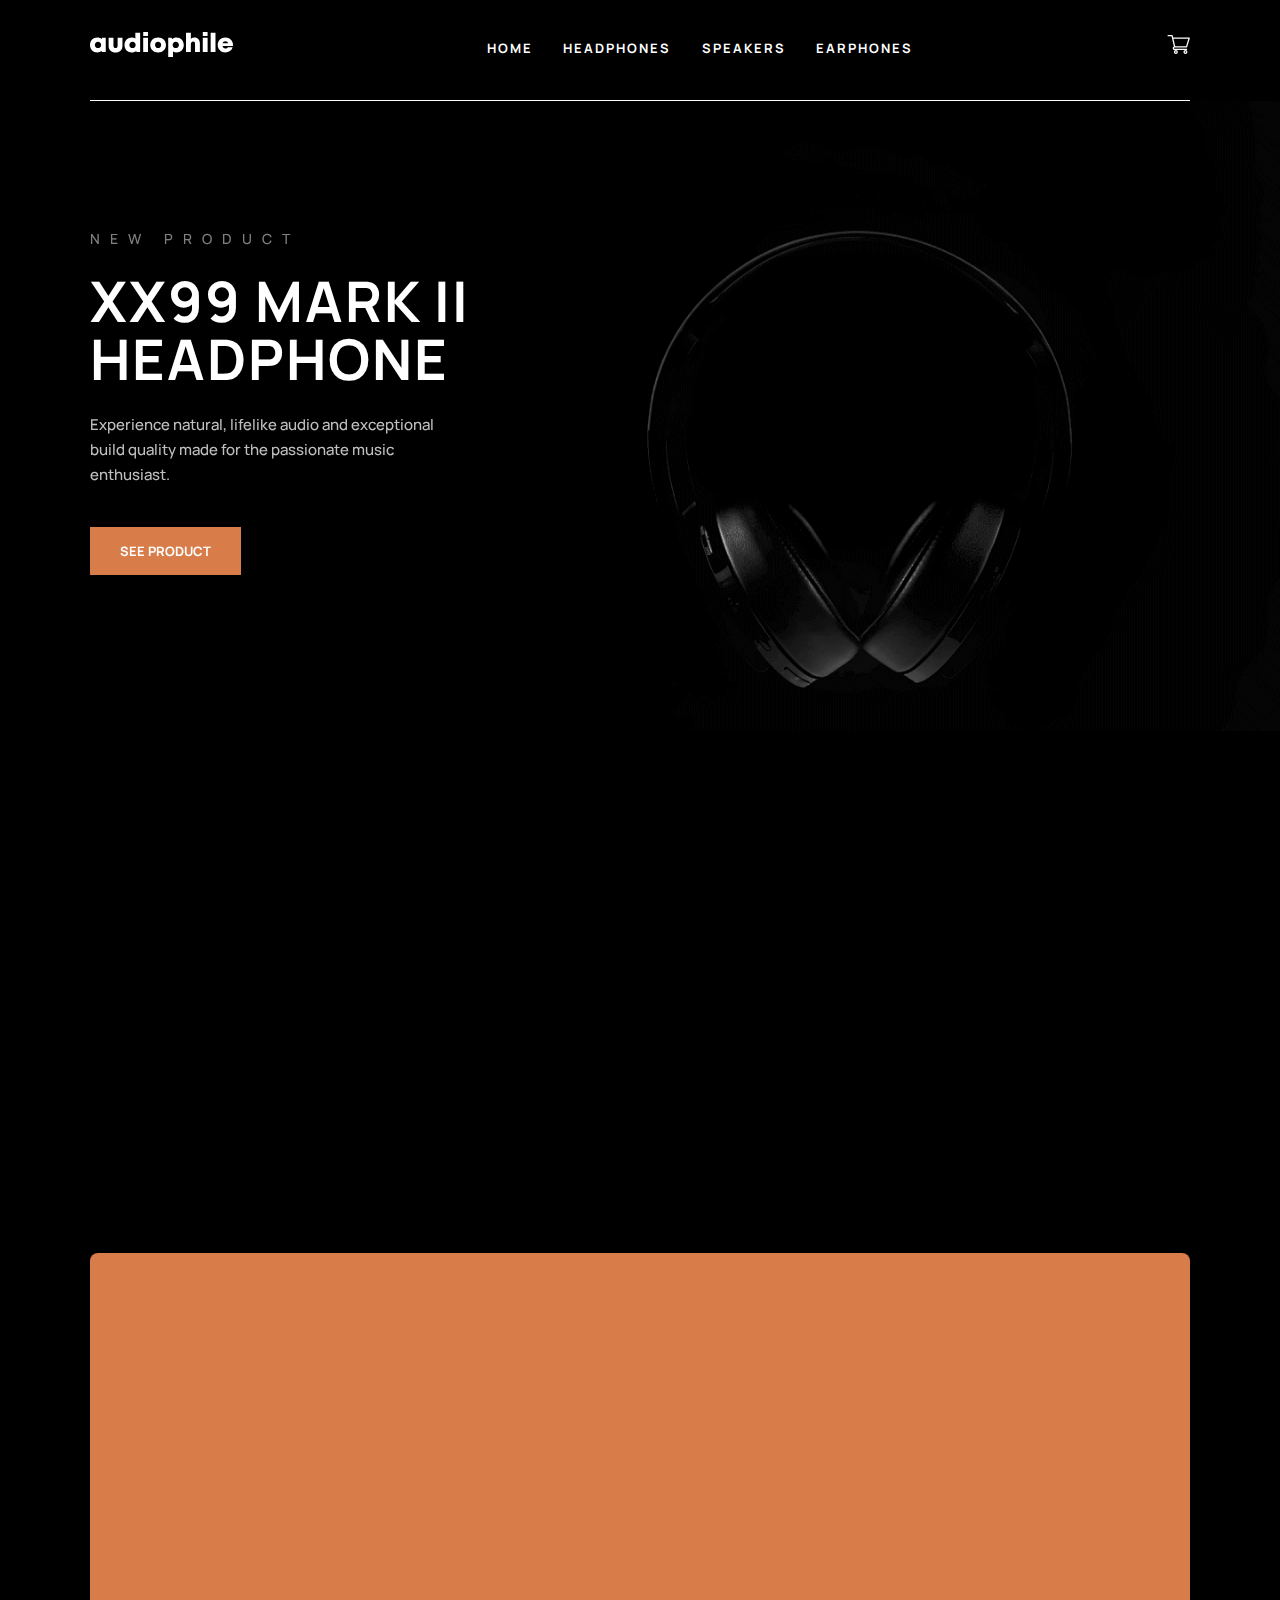
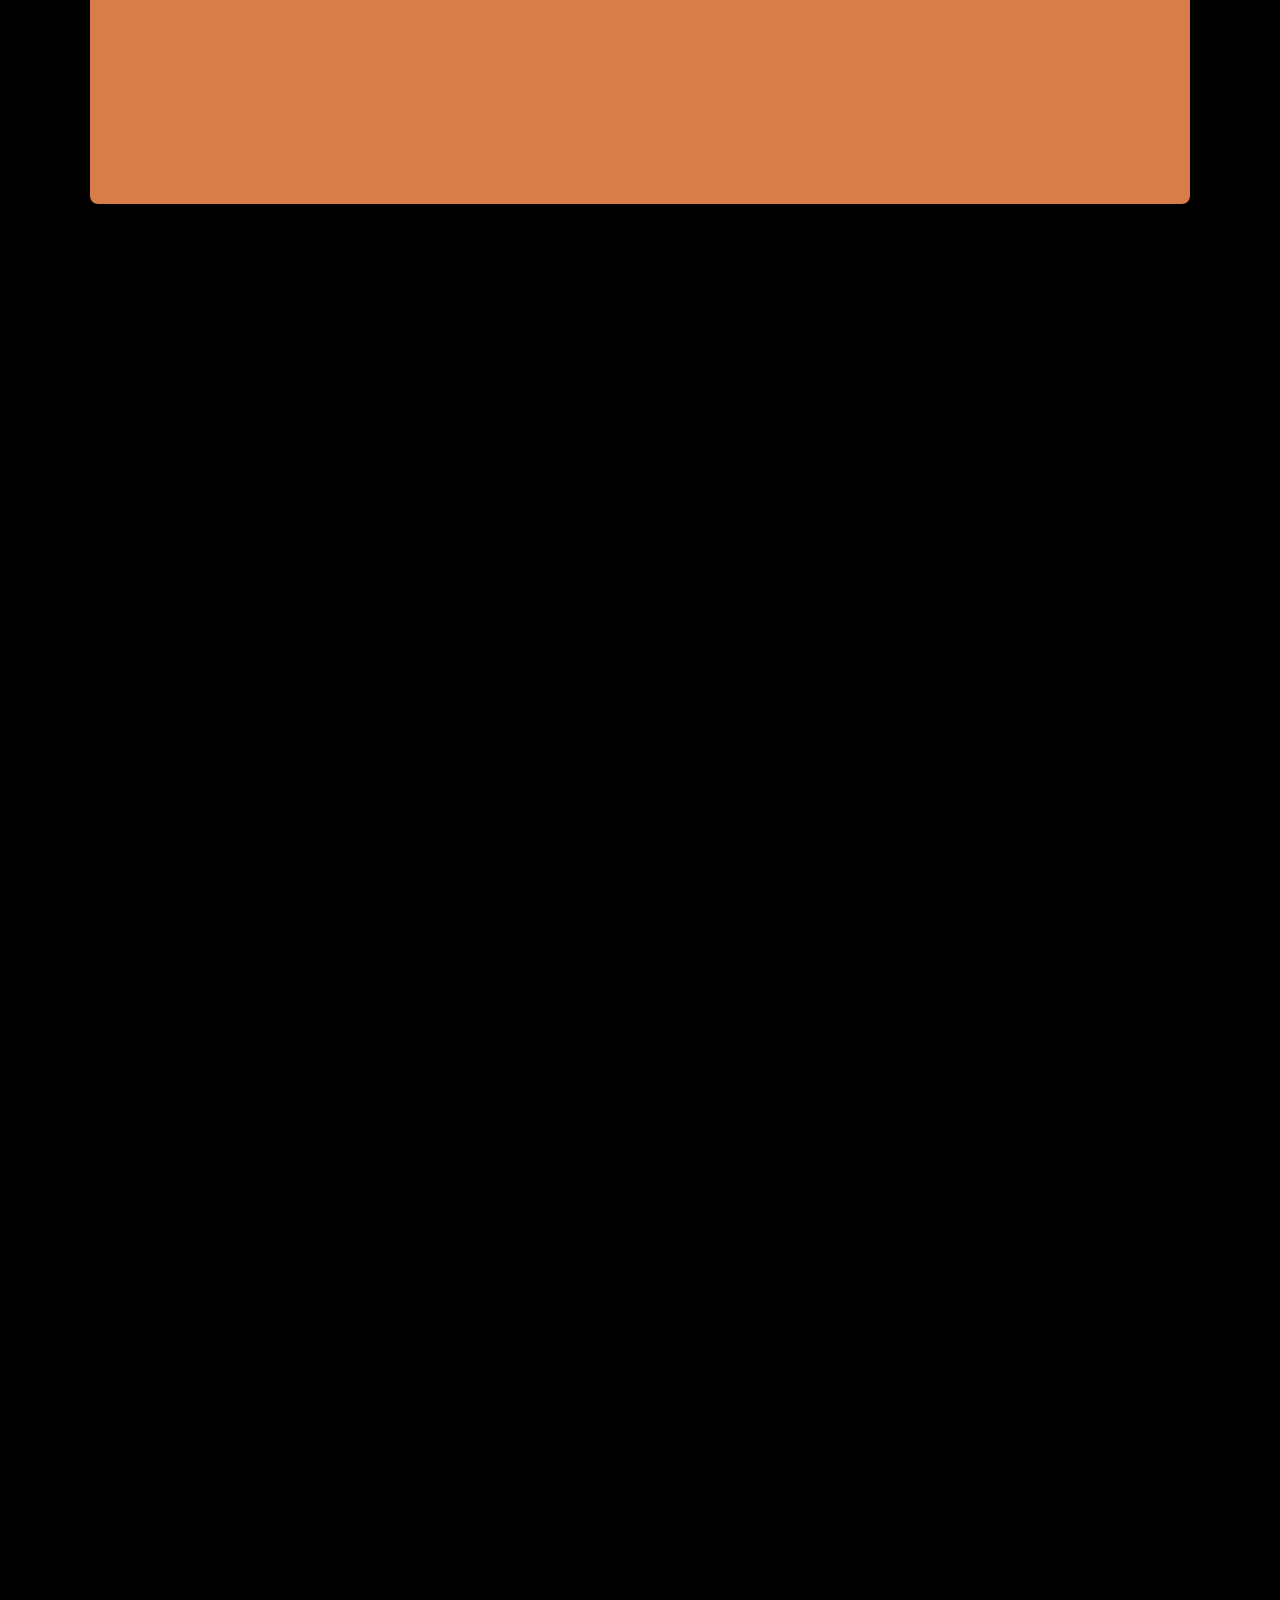
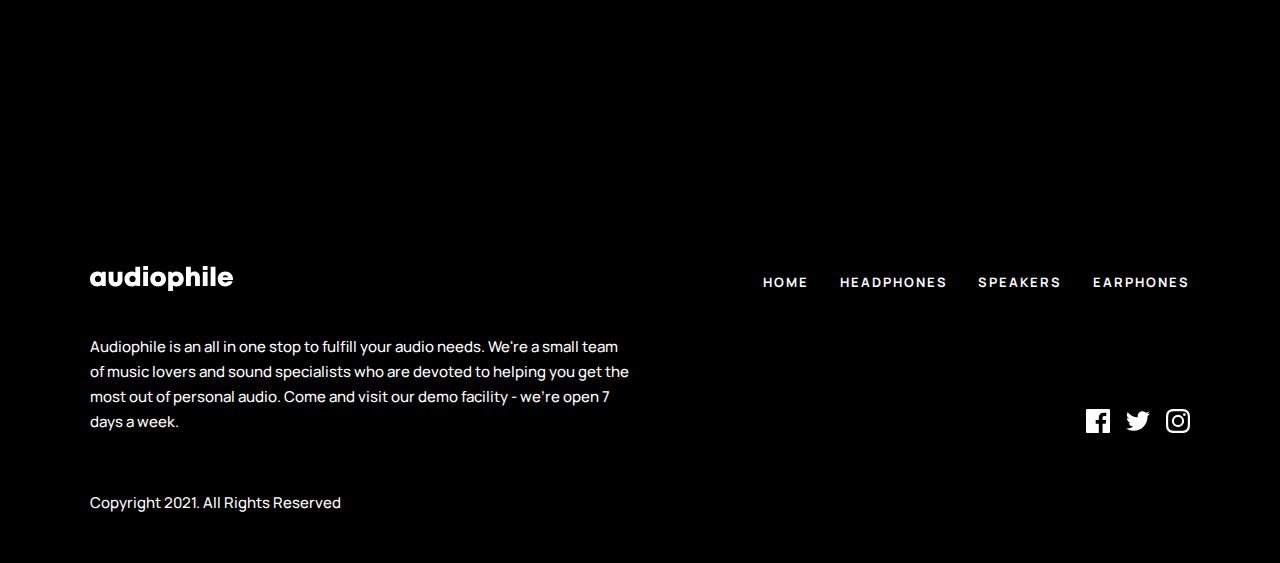
<file: index.html>
<!DOCTYPE html>
<html lang="en">
<head>
  <meta charset="UTF-8">
  <meta http-equiv="X-UA-Compatible" content="IE=edge">
  <meta name="viewport" content="width=device-width, initial-scale=1.0">
  <title>Document</title>
  <link href="./aos/aos.css" rel="stylesheet">
  <link rel="stylesheet" href="./scss/style.css">
</head>
<body>
  
  <header class="header">
    <nav class="header__nav">
      <div class="container">
        <div class="header__wrapper">
          <a href="index.html" class="header__logo-link">
            <img class="header__logo" width="143" height="25" src="./img/site-logo.svg" alt="">
          </a>
          <button type="button" class="header__burger-button">
            <img class="header__burger-img" width="16" height="16" src="./img/header-burger.svg" alt="" >
          </button>
          <ul class="header__list">
            <li class="header__item">
              <a href="index.html" class="header__link">
                Home
              </a>
            </li>
            <li class="header__item">
              <a href="headphone.html" class="header__link">
                HEADPHONES
              </a>
            </li>
            <li class="header__item">
              <a href="speakers.html" class="header__link">
                SPEAKERS
              </a>
            </li>
            <li class="header__item">
              <a href="earphone.html" class="header__link">
                EARPHONES
              </a>
            </li>
          </ul>
          <div class="header__karzinka">
            <img class="header__karzinka-icon" src="./img/karzinka.svg" alt="karzinka" width="23" height="20">
          </div>
        </div>
      </div>
    </nav>
  </header>
  
  <!-- BANNER SECTION -->
  
  <section class="banner-section">
    <div class="container">
      <div class="banner-section__wrapper" class="banner-section__text" data-aos="fade-in" data-aos-duration="2000">
        <p class="banner-section__title">
          NEW PRODUCT
        </p>
        <h2 class="banner-section__header">
          XX99 Mark II Headphone
        </h2>
        <p class="banner-section__text">
          Experience natural, lifelike audio and exceptional build quality made for the passionate music enthusiast.
        </p>
        <a href="xx-99-mark-II.html" class="banner-section__link">see product</a>
      </div>
    </div>
  </section>
  
  <main class="main-section">
    <div class="container">
      <section class="main-section__speakers-section">
        <ul class="main-section__speakers-section__list">
          <li class="main-section__speakers-section__item" data-aos="flip-right" data-aos-duration="1000">
            <img class="main-section__speakers-section__headphone-img" src="./img/headphone.svg" width="123" height="160" alt="speaker">
            <h3 class="main-section__speakers-section__headphone-header">
              <a href="#" class="main-section__speakers-section__link">HEADPHONES</a>
            </h3>
            <a href="#" class="main-section__speakers-section__shop-link">shop</a>
          </li>
          <li class="main-section__speakers-section__item" data-aos="zoom-in" data-aos-duration="1000">
            <img class="main-section__speakers-section__speakers-img" src="./img/speaker.svg" width="123" height="160" alt="speaker">
            <h3 class="main-section__speakers-section__headphone-header">
              <a href="#" class="main-section__speakers-section__link">SPEAKERS</a>
            </h3>
            <a href="#" class="main-section__speakers-section__shop-link">shop</a>
          </li>
          <li class="main-section__speakers-section__item" data-aos="flip-left" data-aos-duration="1000">
            <img class="main-section__speakers-section__earphone-img" src="./img/earphone.svg" width="123" height="160" alt="speaker">
            <h3 class="main-section__speakers-section__headphone-header">
              <a href="#" class="main-section__speakers-section__link">EARPHONES</a>
            </h3>
            <a href="#" class="main-section__speakers-section__shop-link">shop</a>
          </li>
        </ul>
      </section>
      
      <!-- ZX - 9 SPEKER -->
      
      <section class="zx-speaker">
        <div class="zx-speaker__img-wrapper" data-aos="fade-zoom-in" data-aos-duration="1000">
          <img class="zx-speaker__img" src="./img/zx-9-speaker.png" width="372" height="444" alt="zx-9-speaker">
        </div>
        <div class="zx-speaker__text-content" data-aos="fade-up" data-aos-duration="1000">
          <h2 class="zx-speaker__header">
            ZX9 SPEAKER
          </h2>
          <p class="zx-speaker__text">
            Upgrade to premium speakers that are phenomenally built to deliver truly remarkable sound.
          </p>
          <a class="zx-speaker__link" href="zx-9-speaker.html">
            see product
          </a>
        </div>
      </section>
      
      <section class="black-speaker">
        <div class="black-speaker__text-content" data-aos="flip-left" data-aos-duration="1000">
          <h2 class="black-speaker__header">
            ZX7 SPEAKER
          </h2>
          <a href="zx-7-speaker.html" class="black-speaker__link">see product</a>
        </div>
      </section>
      
      <section class="earphone">
        <div class="earphone__img-wrapper" data-aos="flip-up" data-aos-duration="1000">
          <img src="./img/yx-1-erphone.png" width="540" height="320" alt="" class="earphone__banner-img">
        </div>
        <div class="earphone__text-content" data-aos="zoom-out-up" data-aos-duration="1000">
          <h2 class="earphone__header">
            YX1 EARPHONES
          </h2>
          <a href="yx-1-earphone.html" class="earphone__link">see product</a>
        </div>
      </section>
      
      <section class="boy-section">
        <div class="boy-section__text-content" data-aos="zoom-in-down" data-aos-duration="1000">
          <h2 class="boy-section__header">
            Bringing you the <span class="boy-section__gold-font">best</span> audio gear
          </h2>
          <p class="boy-section__text">
            Located at the heart of New York City, Audiophile is the premier store for high end headphones, earphones, speakers, and audio accessories. We have a large showroom and luxury demonstration rooms available for you to browse and experience a wide range of our products. Stop by our store to meet some of the fantastic people who make Audiophile the best place to buy your portable audio equipment.
          </p>
        </div>
        <div class="boy-section__img-wrapper" data-aos="zoom-in-up" data-aos-duration="1000">
          <img class="boy-section__img" width="540" height="588" src="./img/boy.png" alt="boy">
        </div>
      </section>
    </div>
  </main>
  
  <footer class="footer">
    <div class="container">
      <div class="footer__top">
        <div class="footer__top-logo-wrapper">
          <a class="footer__site-logo-link" href="index.html">
            <img class="footer__top-logo" src="./img/site-logo.svg" alt="" width="143" height="125">
          </a>
        </div>
        <ul class="footer__top-list">
          <li class="footer__top-item">
            <a href="index.html" class="footer__top-link">home</a>
          </li>
          <li class="footer__top-item">
            <a href="headphone.html" class="footer__top-link">headphones</a>
          </li>
          <li class="footer__top-item">
            <a href="speakers.html" class="footer__top-link">speakers</a>
          </li>
          <li class="footer__top-item">
            <a href="earphone.html" class="footer__top-link">earphones</a>
          </li>
        </ul>
      </div>
      <div class="footer__bottom">
        <div class="footer__bottom-text-content">
          <p class="footer__bottom-top-text">
            Audiophile is an all in one stop to fulfill your audio needs. We're a small team of music lovers and sound specialists who are devoted to helping you get the most out of personal audio. Come and visit our demo facility - we're open 7 days a week.
          </p>
          <p class="footer__bottom-bottom-text">
            Copyright 2021. All Rights Reserved
          </p>
        </div>
        <ul class="footer__bottom-icon-list">
          <li class="footer__bottom-icon-item">
            <a href="#" class="footer__bottom-icon-link">
              <svg width="24" height="24" class="footer__bottom-icon-facebook" fill="#fff" xmlns="http://www.w3.org/2000/svg"><path d="M22.675 0H1.325C.593 0 0 .593 0 1.325v21.351C0 23.407.593 24 1.325 24H12.82v-9.294H9.692v-3.622h3.128V8.413c0-3.1 1.893-4.788 4.659-4.788 1.325 0 2.463.099 2.795.143v3.24l-1.918.001c-1.504 0-1.795.715-1.795 1.763v2.313h3.587l-.467 3.622h-3.12V24h6.116c.73 0 1.323-.593 1.323-1.325V1.325C24 .593 23.407 0 22.675 0Z"/></svg>
              
            </a>
          </li>
          <li class="footer__bottom-icon-item">
            <a href="#" class="footer__bottom-icon-link">
              <svg width="24" height="20" class="footer__bottom-icon-facebook" fill="#fff" xmlns="http://www.w3.org/2000/svg"><path d="M24 2.557a9.83 9.83 0 0 1-2.828.775A4.932 4.932 0 0 0 23.337.608a9.864 9.864 0 0 1-3.127 1.195A4.916 4.916 0 0 0 16.616.248c-3.179 0-5.515 2.966-4.797 6.045A13.978 13.978 0 0 1 1.671 1.149a4.93 4.93 0 0 0 1.523 6.574 4.903 4.903 0 0 1-2.229-.616c-.054 2.281 1.581 4.415 3.949 4.89a4.935 4.935 0 0 1-2.224.084 4.928 4.928 0 0 0 4.6 3.419A9.9 9.9 0 0 1 0 17.54a13.94 13.94 0 0 0 7.548 2.212c9.142 0 14.307-7.721 13.995-14.646A10.025 10.025 0 0 0 24 2.557Z"/></svg>
              
            </a>
          </li>
          <li class="footer__bottom-icon-item">
            <a href="#" class="footer__bottom-icon-link">
              <svg width="24" height="24" class="footer__bottom-icon-facebook" fill="#fff" xmlns="http://www.w3.org/2000/svg"><path fill-rule="evenodd" clip-rule="evenodd" d="M12 0C8.741 0 8.333.014 7.053.072 2.695.272.273 2.69.073 7.052.014 8.333 0 8.741 0 12c0 3.259.014 3.668.072 4.948.2 4.358 2.618 6.78 6.98 6.98C8.333 23.986 8.741 24 12 24c3.259 0 3.668-.014 4.948-.072 4.354-.2 6.782-2.618 6.979-6.98.059-1.28.073-1.689.073-4.948 0-3.259-.014-3.667-.072-4.947-.196-4.354-2.617-6.78-6.979-6.98C15.668.014 15.259 0 12 0Zm0 2.163c3.204 0 3.584.012 4.85.07 3.252.148 4.771 1.691 4.919 4.919.058 1.265.069 1.645.069 4.849 0 3.205-.012 3.584-.069 4.849-.149 3.225-1.664 4.771-4.919 4.919-1.266.058-1.644.07-4.85.07-3.204 0-3.584-.012-4.849-.07-3.26-.149-4.771-1.699-4.919-4.92-.058-1.265-.07-1.644-.07-4.849 0-3.204.013-3.583.07-4.849.149-3.227 1.664-4.771 4.919-4.919 1.266-.057 1.645-.069 4.849-.069ZM5.838 12a6.162 6.162 0 1 1 12.324 0 6.162 6.162 0 0 1-12.324 0ZM12 16a4 4 0 1 1 0-8 4 4 0 0 1 0 8Zm4.965-10.405a1.44 1.44 0 1 1 2.881.001 1.44 1.44 0 0 1-2.881-.001Z"/></svg>
              
            </a>
          </li>
        </ul>
      </div>
    </div>
  </footer>
  
  
  
  <script src="./aos/aos.js"></script>
  <script src="./aos.js"></script>
  <script src="./script.js"></script>
</body>
</html>
</file>
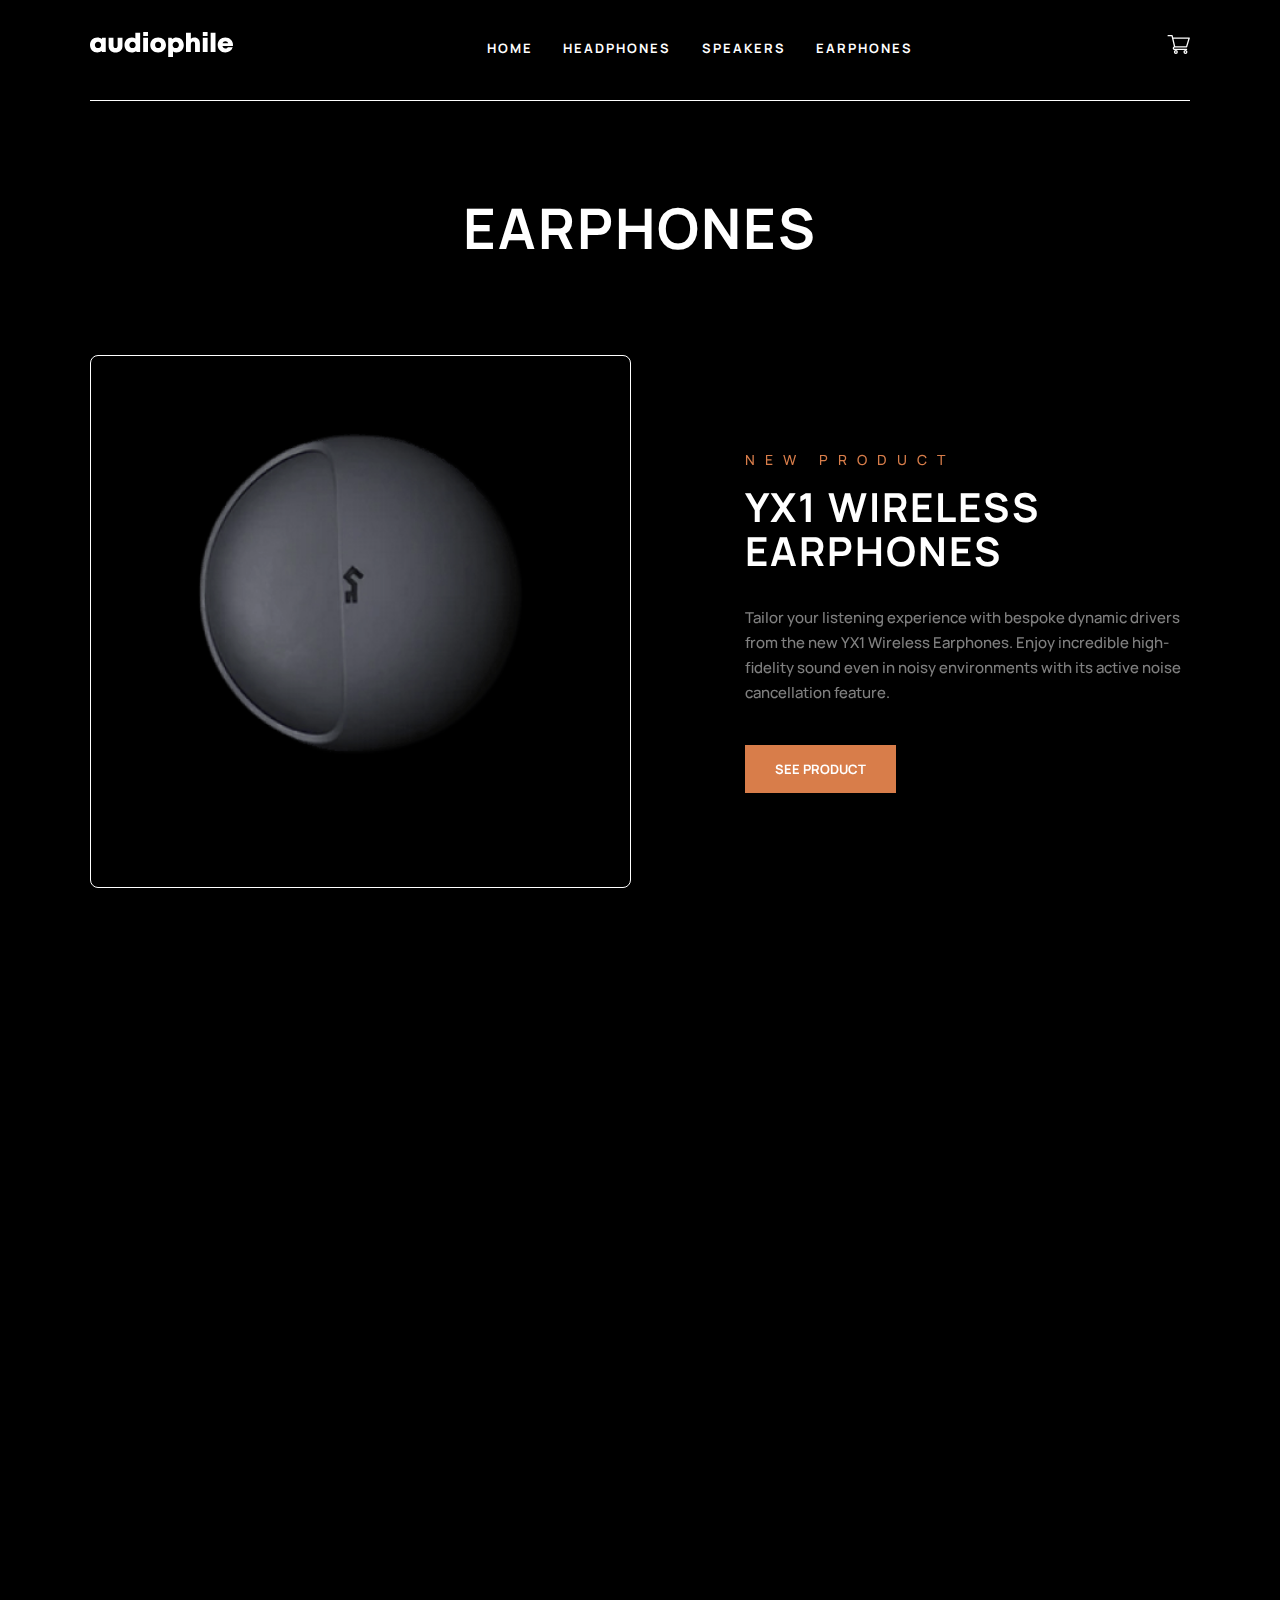
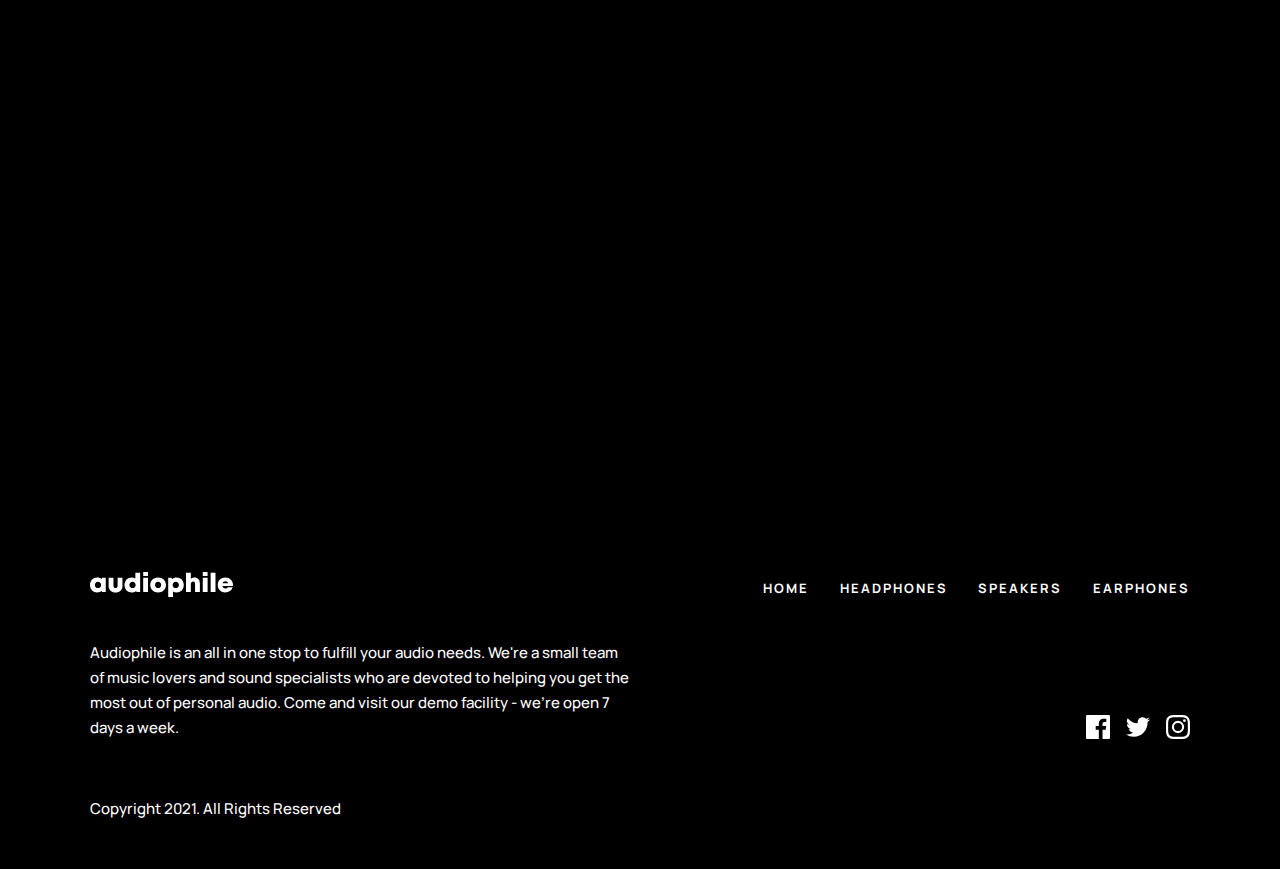
<file: earphone.html>
<!DOCTYPE html>
<html lang="en">
<head>
  <meta charset="UTF-8">
  <meta http-equiv="X-UA-Compatible" content="IE=edge">
  <meta name="viewport" content="width=device-width, initial-scale=1.0">
  <title>Document</title>
  <link href="./aos/aos.css" rel="stylesheet">
  <link rel="stylesheet" href="./scss/style.css">
</head>
<body>
  <header class="header">
    <nav class="header__nav">
      <div class="container">
        <div class="header__wrapper">
          <a href="index.html" class="header__logo-link">
            <img class="header__logo" width="143" height="25" src="./img/site-logo.svg" alt="">
          </a>
          <button type="button" class="header__burger-button">
            <img class="header__burger-img" width="16" height="16" src="./img/header-burger.svg" alt="" >
          </button>
          <ul class="header__list">
            <li class="header__item">
              <a href="index.html" class="header__link">
                Home
              </a>
            </li>
            <li class="header__item">
              <a href="headphone.html" class="header__link">
                HEADPHONES
              </a>
            </li>
            <li class="header__item">
              <a href="speakers.html" class="header__link">
                SPEAKERS
              </a>
            </li>
            <li class="header__item">
              <a href="earphone.html" class="header__link">
                EARPHONES
              </a>
            </li>
          </ul>
          <div class="header__karzinka">
            <img class="header__karzinka-icon" src="./img/karzinka.svg" alt="karzinka" width="23" height="20">
          </div>
        </div>
      </div>
    </nav>
  </header>
  
  <!-- BANNER SECTION -->
  
  
  <main class="main-section">

   

   <h2 class="headphone-section-header">
    <a href="speakers.html" class="headphone-section-header__link">EARPHONES</a>
   </h2>

    <div class="container">
      <section class="xx-99-headphone">
        <div class="xx-99-headphone__img-wrapper" data-aos="fade-zoom-in" data-aos-duration="1000">
          <img class="xx-99-headphone__img" src="./img/yx-1-banner.png" width="349" height="386" alt="zx-9-speaker">
        </div>
        <div class="xx-99-headphone__text-content" data-aos="fade-up" data-aos-duration="1000">
          <p class="xx-99-headphone__title">
            new product
          </p>
          <h2 class="xx-99-headphone__header">
            YX1 WIRELESS EARPHONES</h2>
          <p class="xx-99-headphone__text">
            Tailor your listening experience with bespoke dynamic drivers from the new YX1 Wireless Earphones. Enjoy incredible high-fidelity sound even in noisy environments with its active noise cancellation feature.</p>
          <a href="yx-1-earphone.html" class="xx-99-headphone__link">
            see product
          </a>
        </div>
      </section>

      
      <section class="main-section__speakers-section">
        <ul class="main-section__speakers-section__list">
          <li class="main-section__speakers-section__item" data-aos="flip-right" data-aos-duration="1000">
            <img class="main-section__speakers-section__headphone-img" src="./img/headphone.svg" width="123" height="160" alt="speaker">
            <h3 class="main-section__speakers-section__headphone-header">
              <a href="#" class="main-section__speakers-section__link">HEADPHONES</a>
            </h3>
            <a href="#" class="main-section__speakers-section__shop-link">shop</a>
          </li>
          <li class="main-section__speakers-section__item" data-aos="zoom-in" data-aos-duration="1000">
            <img class="main-section__speakers-section__speakers-img" src="./img/speaker.svg" width="123" height="160" alt="speaker">
            <h3 class="main-section__speakers-section__headphone-header">
              <a href="#" class="main-section__speakers-section__link">SPEAKERS</a>
            </h3>
            <a href="#" class="main-section__speakers-section__shop-link">shop</a>
          </li>
          <li class="main-section__speakers-section__item" data-aos="flip-left" data-aos-duration="1000">
            <img class="main-section__speakers-section__earphone-img" src="./img/earphone.svg" width="123" height="160" alt="speaker">
            <h3 class="main-section__speakers-section__headphone-header">
              <a href="#" class="main-section__speakers-section__link">EARPHONES</a>
            </h3>
            <a href="#" class="main-section__speakers-section__shop-link">shop</a>
          </li>
        </ul>
      </section>
      
      <section class="boy-section">
        <div class="boy-section__text-content" data-aos="zoom-in-down" data-aos-duration="1000">
          <h2 class="boy-section__header">
            Bringing you the <span class="boy-section__gold-font">best</span> audio gear
          </h2>
          <p class="boy-section__text">
            Located at the heart of New York City, Audiophile is the premier store for high end headphones, earphones, speakers, and audio accessories. We have a large showroom and luxury demonstration rooms available for you to browse and experience a wide range of our products. Stop by our store to meet some of the fantastic people who make Audiophile the best place to buy your portable audio equipment.
          </p>
        </div>
        <div class="boy-section__img-wrapper" data-aos="zoom-in-up" data-aos-duration="1000">
          <img class="boy-section__img" width="540" height="588" src="./img/boy.png" alt="boy">
        </div>
      </section>
     
      <!-- ZX - 9 SPEKER -->
      
    </div>
  </main>
  
  <footer class="footer">
    <div class="container">
      <div class="footer__top">
        <div class="footer__top-logo-wrapper">
          <img class="footer__top-logo" src="./img/site-logo.svg" alt="" width="143" height="125">
        </div>
        <ul class="footer__top-list">
          <li class="footer__top-item">
            <a href="index.html" class="footer__top-link">home</a>
          </li>
          <li class="footer__top-item">
            <a href="headphone.html" class="footer__top-link">headphones</a>
          </li>
          <li class="footer__top-item">
            <a href="speakers.html" class="footer__top-link">speakers</a>
          </li>
          <li class="footer__top-item">
            <a href="earphone.html" class="footer__top-link">earphones</a>
          </li>
        </ul>
      </div>
      <div class="footer__bottom">
        <div class="footer__bottom-text-content">
          <p class="footer__bottom-top-text">
            Audiophile is an all in one stop to fulfill your audio needs. We're a small team of music lovers and sound specialists who are devoted to helping you get the most out of personal audio. Come and visit our demo facility - we're open 7 days a week.
          </p>
          <p class="footer__bottom-bottom-text">
            Copyright 2021. All Rights Reserved
          </p>
        </div>
        <ul class="footer__bottom-icon-list">
          <li class="footer__bottom-icon-item">
            <a href="#" class="footer__bottom-icon-link">
              <svg width="24" height="24" class="footer__bottom-icon-facebook" fill="#fff" xmlns="http://www.w3.org/2000/svg"><path d="M22.675 0H1.325C.593 0 0 .593 0 1.325v21.351C0 23.407.593 24 1.325 24H12.82v-9.294H9.692v-3.622h3.128V8.413c0-3.1 1.893-4.788 4.659-4.788 1.325 0 2.463.099 2.795.143v3.24l-1.918.001c-1.504 0-1.795.715-1.795 1.763v2.313h3.587l-.467 3.622h-3.12V24h6.116c.73 0 1.323-.593 1.323-1.325V1.325C24 .593 23.407 0 22.675 0Z"/></svg>
            </a>
          </li>
          <li class="footer__bottom-icon-item">
            <a href="#" class="footer__bottom-icon-link">
              <svg width="24" height="20" class="footer__bottom-icon-facebook" fill="#fff" xmlns="http://www.w3.org/2000/svg"><path d="M24 2.557a9.83 9.83 0 0 1-2.828.775A4.932 4.932 0 0 0 23.337.608a9.864 9.864 0 0 1-3.127 1.195A4.916 4.916 0 0 0 16.616.248c-3.179 0-5.515 2.966-4.797 6.045A13.978 13.978 0 0 1 1.671 1.149a4.93 4.93 0 0 0 1.523 6.574 4.903 4.903 0 0 1-2.229-.616c-.054 2.281 1.581 4.415 3.949 4.89a4.935 4.935 0 0 1-2.224.084 4.928 4.928 0 0 0 4.6 3.419A9.9 9.9 0 0 1 0 17.54a13.94 13.94 0 0 0 7.548 2.212c9.142 0 14.307-7.721 13.995-14.646A10.025 10.025 0 0 0 24 2.557Z"/></svg>
            </a>
          </li>
          <li class="footer__bottom-icon-item">
            <a href="#" class="footer__bottom-icon-link">
             <svg width="24" height="24" class="footer__bottom-icon-facebook" fill="#fff" xmlns="http://www.w3.org/2000/svg"><path fill-rule="evenodd" clip-rule="evenodd" d="M12 0C8.741 0 8.333.014 7.053.072 2.695.272.273 2.69.073 7.052.014 8.333 0 8.741 0 12c0 3.259.014 3.668.072 4.948.2 4.358 2.618 6.78 6.98 6.98C8.333 23.986 8.741 24 12 24c3.259 0 3.668-.014 4.948-.072 4.354-.2 6.782-2.618 6.979-6.98.059-1.28.073-1.689.073-4.948 0-3.259-.014-3.667-.072-4.947-.196-4.354-2.617-6.78-6.979-6.98C15.668.014 15.259 0 12 0Zm0 2.163c3.204 0 3.584.012 4.85.07 3.252.148 4.771 1.691 4.919 4.919.058 1.265.069 1.645.069 4.849 0 3.205-.012 3.584-.069 4.849-.149 3.225-1.664 4.771-4.919 4.919-1.266.058-1.644.07-4.85.07-3.204 0-3.584-.012-4.849-.07-3.26-.149-4.771-1.699-4.919-4.92-.058-1.265-.07-1.644-.07-4.849 0-3.204.013-3.583.07-4.849.149-3.227 1.664-4.771 4.919-4.919 1.266-.057 1.645-.069 4.849-.069ZM5.838 12a6.162 6.162 0 1 1 12.324 0 6.162 6.162 0 0 1-12.324 0ZM12 16a4 4 0 1 1 0-8 4 4 0 0 1 0 8Zm4.965-10.405a1.44 1.44 0 1 1 2.881.001 1.44 1.44 0 0 1-2.881-.001Z"/></svg>

            </a>
          </li>
        </ul>
      </div>
    </div>
  </footer>
  <script src="./aos/aos.js"></script>
  <script src="./aos.js"></script>
  <script src="./script.js"></script>
</body>
</html>
</file>
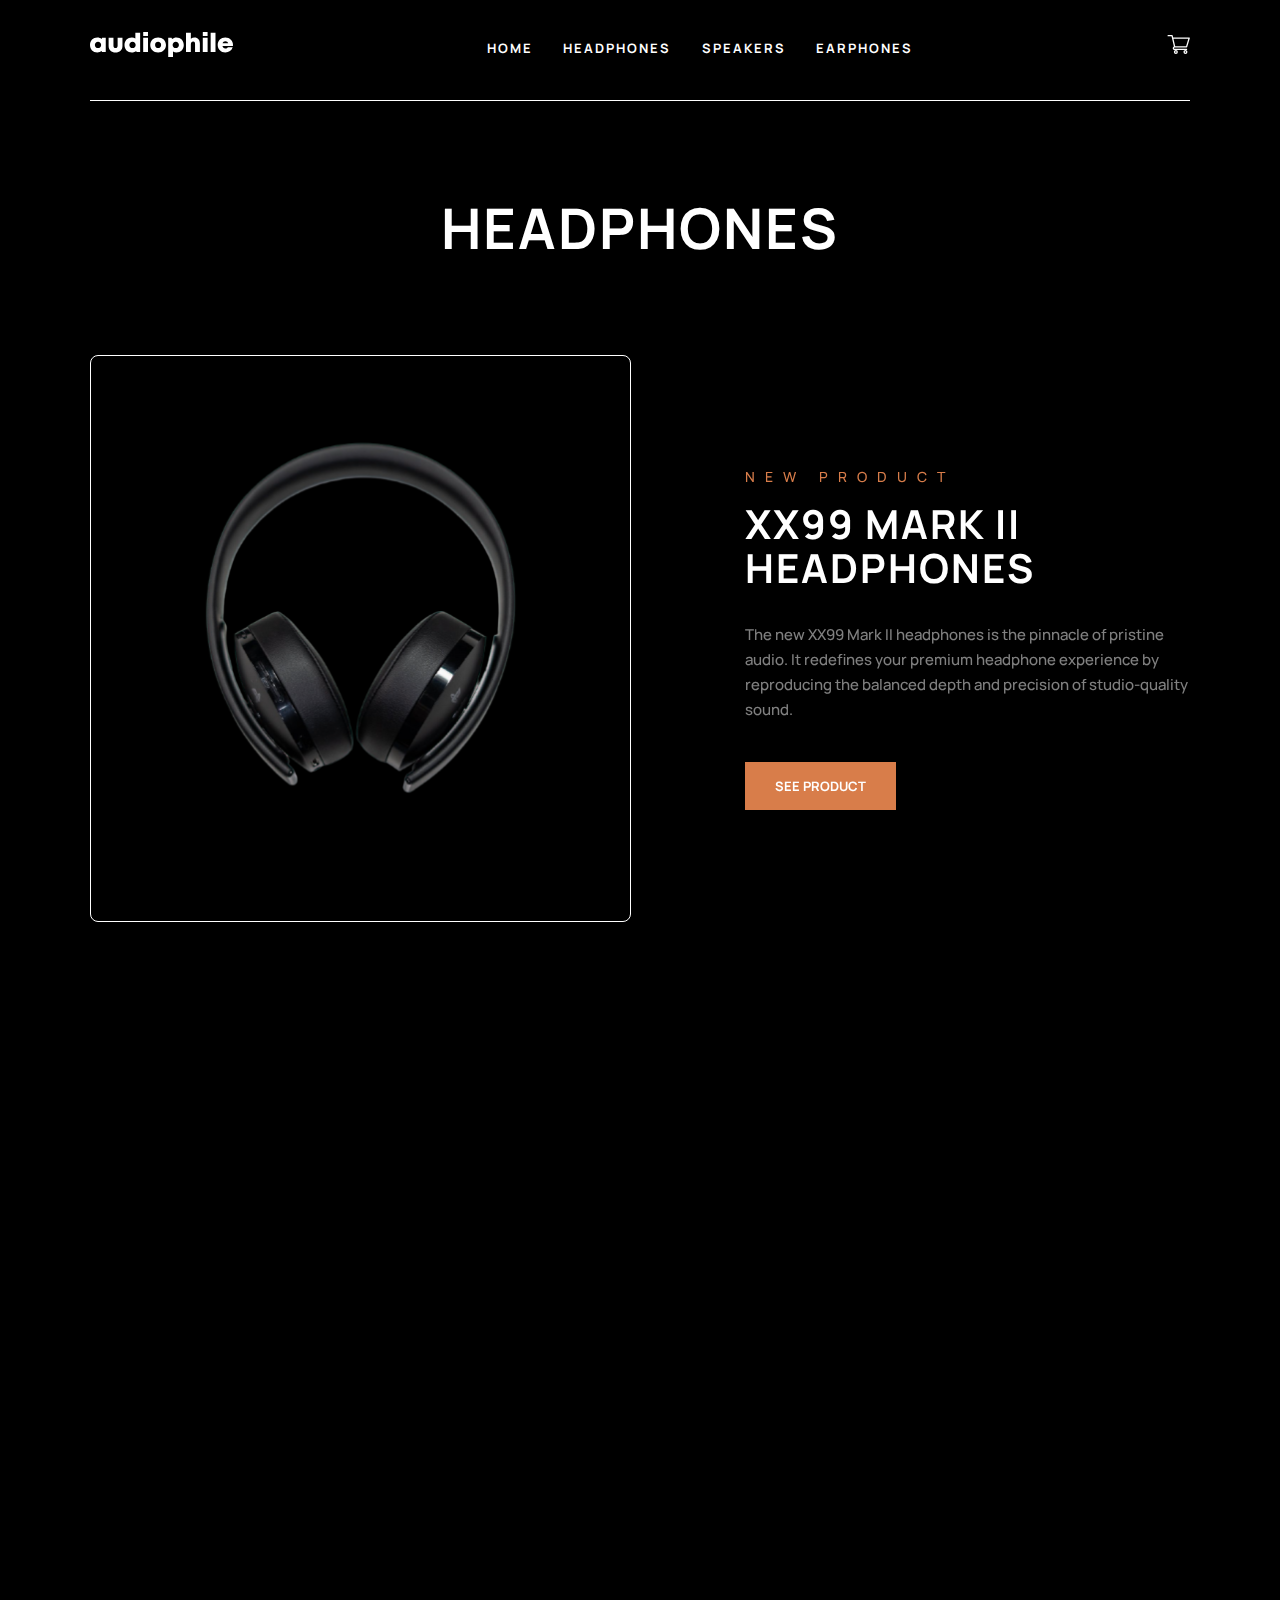
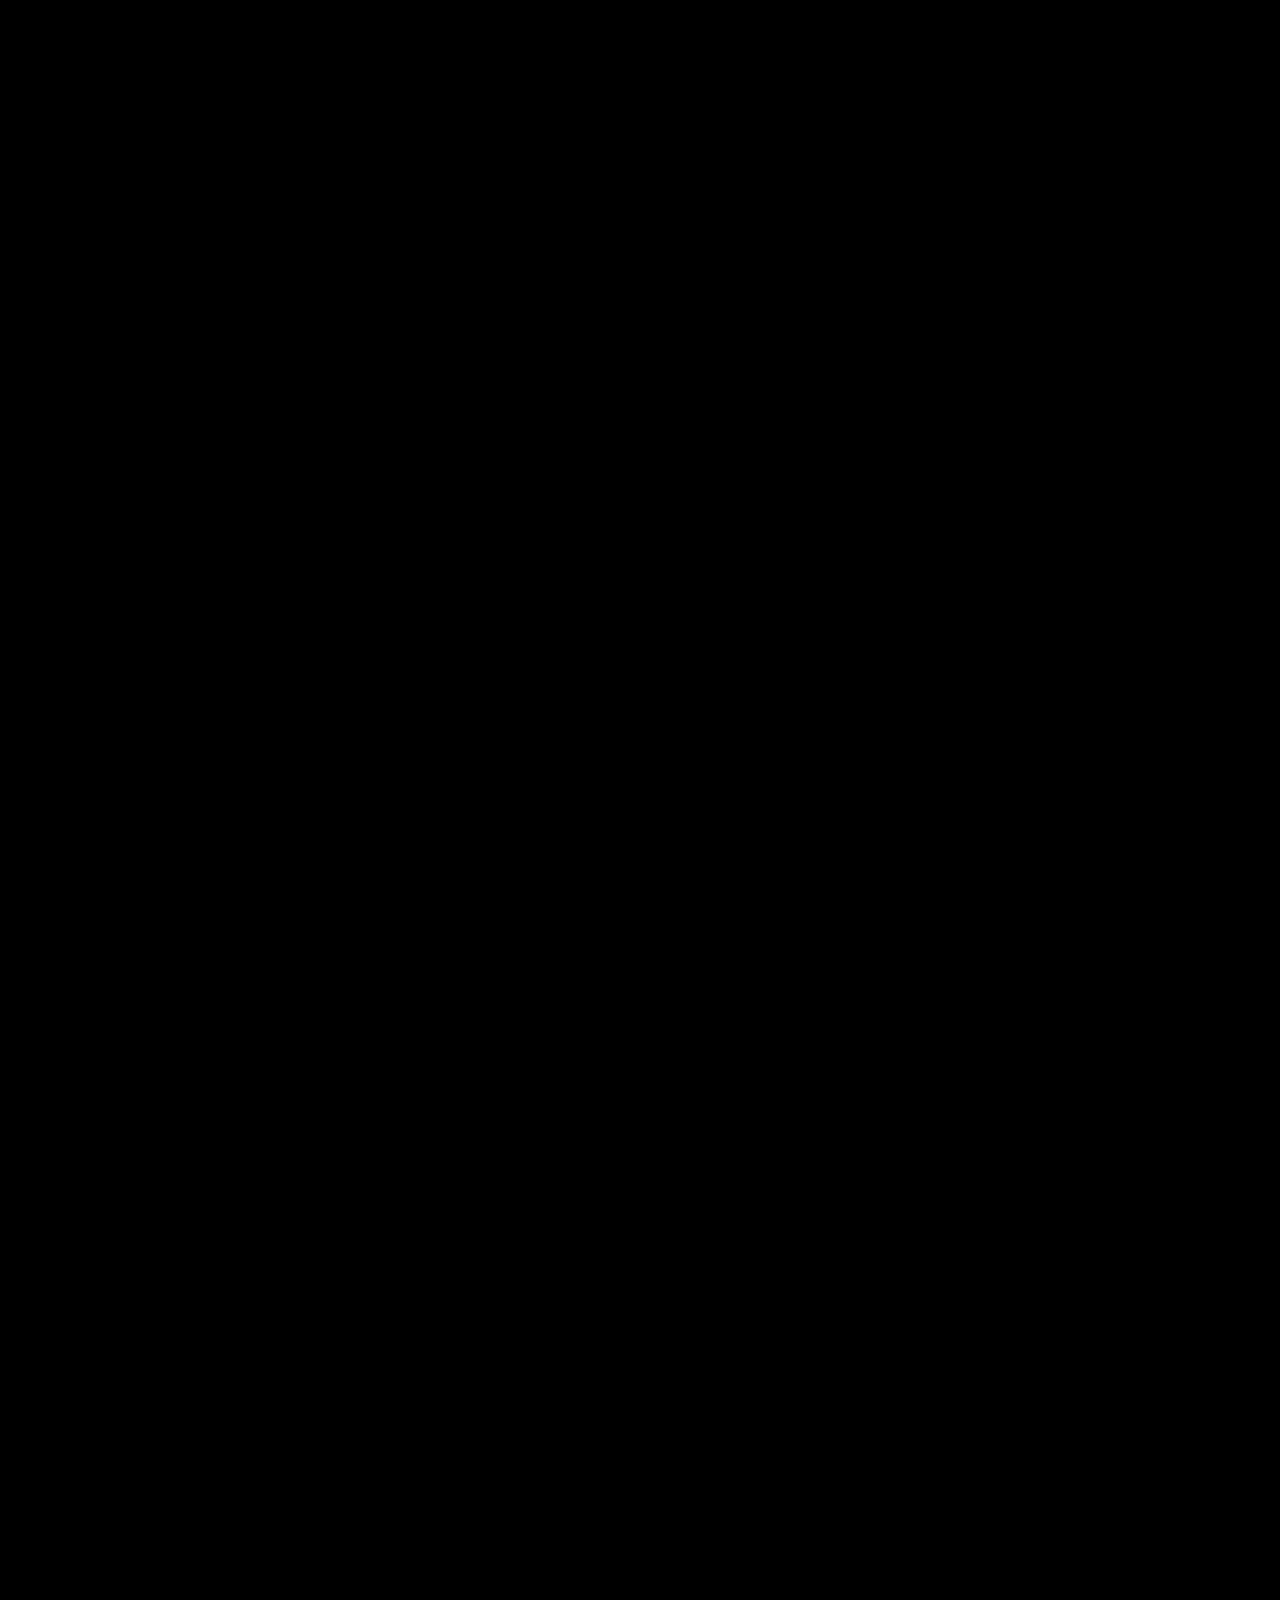
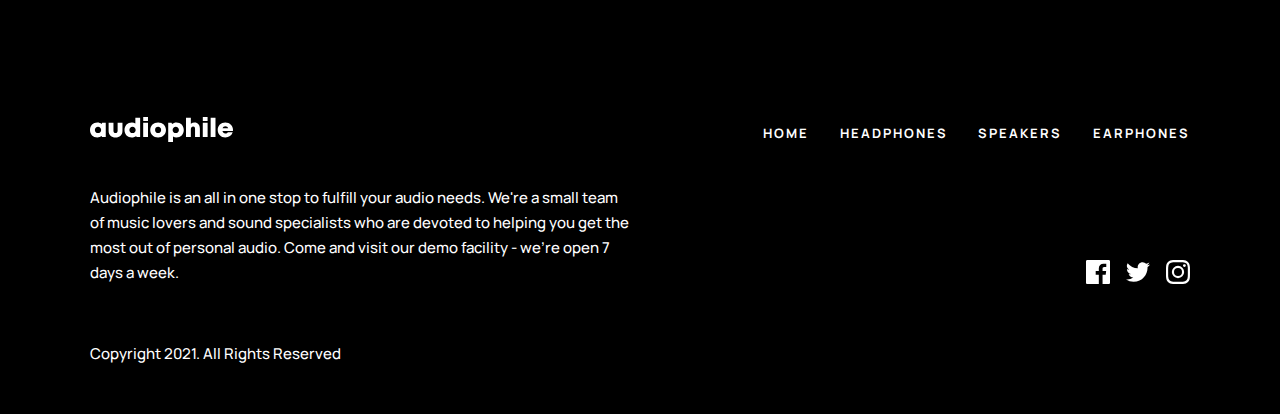
<file: headphone.html>
<!DOCTYPE html>
<html lang="en">
<head>
  <meta charset="UTF-8">
  <meta http-equiv="X-UA-Compatible" content="IE=edge">
  <meta name="viewport" content="width=device-width, initial-scale=1.0">
  <title>Document</title>
  <link href="./aos/aos.css" rel="stylesheet">
  <link rel="stylesheet" href="./scss/style.css">
</head>
<body>
  <header class="header">
    <nav class="header__nav">
      <div class="container">
        <div class="header__wrapper">
          <a href="index.html" class="header__logo-link">
            <img class="header__logo" width="143" height="25" src="./img/site-logo.svg" alt="">
          </a>
          <button type="button" class="header__burger-button">
            <img class="header__burger-img" width="16" height="16" src="./img/header-burger.svg" alt="" >
          </button>
          <ul class="header__list">
            <li class="header__item">
              <a href="index.html" class="header__link">
                Home
              </a>
            </li>
            <li class="header__item">
              <a href="headphone.html" class="header__link">
                HEADPHONES
              </a>
            </li>
            <li class="header__item">
              <a href="speakers.html" class="header__link">
                SPEAKERS
              </a>
            </li>
            <li class="header__item">
              <a href="earphone.html" class="header__link">
                EARPHONES
              </a>
            </li>
          </ul>
          <div class="header__karzinka">
            <img class="header__karzinka-icon" src="./img/karzinka.svg" alt="karzinka" width="23" height="20">
          </div>
        </div>
      </div>
    </nav>
  </header>
  
  <!-- BANNER SECTION -->
  
  
  <main class="main-section">

   <h2 class="headphone-section-header">
    <a href="headphone.html" class="headphone-section-header__link">headphones</a>
   </h2>

    <div class="container">
      <section class="xx-99-headphone">
        <div class="xx-99-headphone__img-wrapper" data-aos="fade-zoom-in" data-aos-duration="1000">
          <img class="xx-99-headphone__img" src="./img/xx99-headphone.svg" width="349" height="386" alt="zx-9-speaker">
        </div>
        <div class="xx-99-headphone__text-content" data-aos="fade-up" data-aos-duration="1000">
          <p class="xx-99-headphone__title">
            new product
          </p>
          <h2 class="xx-99-headphone__header">
            XX99 Mark II Headphones</h2>
          <p class="xx-99-headphone__text">
            The new XX99 Mark II headphones is the pinnacle of pristine audio. It redefines your premium headphone experience by reproducing the balanced depth and precision of studio-quality sound.</p>
          <a href="xx-99-mark-II.html" class="xx-99-headphone__link">
            see product
          </a>
        </div>
      </section>

      <section class="xx-99-headphone-mark-I">
        <div class="xx-99-headphone-mark-I__text-content" data-aos="fade-up" data-aos-duration="1000">
          <h2 class="xx-99-headphone-mark-I__header">
            XX99 Mark I Headphones</h2>
          <p class="xx-99-headphone-mark-I__text">
            As the gold standard for headphones, the classic XX99 Mark I offers detailed and accurate audio reproduction for audiophiles, mixing engineers, and music aficionados alike in studios and on the go.</p>
          <a href="xx-99-mark-I.html" class="xx-99-headphone-mark-I__link">
            see product
          </a>
        </div>
        <div class="xx-99-headphone-mark-I__img-wrapper" data-aos="fade-zoom-in" data-aos-duration="1000">
          <img class="xx-99-headphone-mark-I__img" src="./img/xx99-headphone-back.svg" width="295" height="385" alt="zx-9-speaker">
        </div>
      </section>
      
      <section class="xx-99-headphone">
        <div class="xx-99-headphone__img-wrapper" data-aos="fade-zoom-in" data-aos-duration="1000">
          <img class="xx-99-headphone__img" src="./img/xx59-heaphone.svg" width="349" height="386" alt="zx-9-speaker">
        </div>
        <div class="xx-99-headphone__text-content" data-aos="fade-up" data-aos-duration="1000">
          <h2 class="xx-99-headphone__header">
            XX59 Headphones</h2>
          <p class="xx-99-headphone__text">
            Enjoy your audio almost anywhere and customize it to your specific tastes with the XX59 headphones. The stylish yet durable versatile wireless headset is a brilliant companion at home or on the move.</p>
          <a href="xx-59-headphone.html" class="xx-99-headphone__link">
            see product
          </a>
        </div>
      </section>
      
      <section class="main-section__speakers-section">
        <ul class="main-section__speakers-section__list">
          <li class="main-section__speakers-section__item" data-aos="flip-right" data-aos-duration="1000">
            <img class="main-section__speakers-section__headphone-img" src="./img/headphone.svg" width="123" height="160" alt="speaker">
            <h3 class="main-section__speakers-section__headphone-header">
              <a href="#" class="main-section__speakers-section__link">HEADPHONES</a>
            </h3>
            <a href="#" class="main-section__speakers-section__shop-link">shop</a>
          </li>
          <li class="main-section__speakers-section__item" data-aos="zoom-in" data-aos-duration="1000">
            <img class="main-section__speakers-section__speakers-img" src="./img/speaker.svg" width="123" height="160" alt="speaker">
            <h3 class="main-section__speakers-section__headphone-header">
              <a href="#" class="main-section__speakers-section__link">SPEAKERS</a>
            </h3>
            <a href="#" class="main-section__speakers-section__shop-link">shop</a>
          </li>
          <li class="main-section__speakers-section__item" data-aos="flip-left" data-aos-duration="1000">
            <img class="main-section__speakers-section__earphone-img" src="./img/earphone.svg" width="123" height="160" alt="speaker">
            <h3 class="main-section__speakers-section__headphone-header">
              <a href="#" class="main-section__speakers-section__link">EARPHONES</a>
            </h3>
            <a href="#" class="main-section__speakers-section__shop-link">shop</a>
          </li>
        </ul>
      </section>
      
      <section class="boy-section">
        <div class="boy-section__text-content" data-aos="zoom-in-down" data-aos-duration="1000">
          <h2 class="boy-section__header">
            Bringing you the <span class="boy-section__gold-font">best</span> audio gear
          </h2>
          <p class="boy-section__text">
            Located at the heart of New York City, Audiophile is the premier store for high end headphones, earphones, speakers, and audio accessories. We have a large showroom and luxury demonstration rooms available for you to browse and experience a wide range of our products. Stop by our store to meet some of the fantastic people who make Audiophile the best place to buy your portable audio equipment.
          </p>
        </div>
        <div class="boy-section__img-wrapper" data-aos="zoom-in-up" data-aos-duration="1000">
          <img class="boy-section__img" width="540" height="588" src="./img/boy.png" alt="boy">
        </div>
      </section>
     
      <!-- ZX - 9 SPEKER -->
      
    </div>
  </main>
  
  <footer class="footer">
    <div class="container">
      <div class="footer__top">
        <div class="footer__top-logo-wrapper">
          <img class="footer__top-logo" src="./img/site-logo.svg" alt="" width="143" height="125">
        </div>
        <ul class="footer__top-list">
          <li class="footer__top-item">
            <a href="index.html" class="footer__top-link">home</a>
          </li>
          <li class="footer__top-item">
            <a href="headphone.html" class="footer__top-link">headphones</a>
          </li>
          <li class="footer__top-item">
            <a href="speakers.html" class="footer__top-link">speakers</a>
          </li>
          <li class="footer__top-item">
            <a href="earphone.html" class="footer__top-link">earphones</a>
          </li>
        </ul>
      </div>
      <div class="footer__bottom">
        <div class="footer__bottom-text-content">
          <p class="footer__bottom-top-text">
            Audiophile is an all in one stop to fulfill your audio needs. We're a small team of music lovers and sound specialists who are devoted to helping you get the most out of personal audio. Come and visit our demo facility - we're open 7 days a week.
          </p>
          <p class="footer__bottom-bottom-text">
            Copyright 2021. All Rights Reserved
          </p>
        </div>
        <ul class="footer__bottom-icon-list">
          <li class="footer__bottom-icon-item">
            <a href="#" class="footer__bottom-icon-link">
              <svg width="24" height="24" class="footer__bottom-icon-facebook" fill="#fff" xmlns="http://www.w3.org/2000/svg"><path d="M22.675 0H1.325C.593 0 0 .593 0 1.325v21.351C0 23.407.593 24 1.325 24H12.82v-9.294H9.692v-3.622h3.128V8.413c0-3.1 1.893-4.788 4.659-4.788 1.325 0 2.463.099 2.795.143v3.24l-1.918.001c-1.504 0-1.795.715-1.795 1.763v2.313h3.587l-.467 3.622h-3.12V24h6.116c.73 0 1.323-.593 1.323-1.325V1.325C24 .593 23.407 0 22.675 0Z"/></svg>
            </a>
          </li>
          <li class="footer__bottom-icon-item">
            <a href="#" class="footer__bottom-icon-link">
              <svg width="24" height="20" class="footer__bottom-icon-facebook" fill="#fff" xmlns="http://www.w3.org/2000/svg"><path d="M24 2.557a9.83 9.83 0 0 1-2.828.775A4.932 4.932 0 0 0 23.337.608a9.864 9.864 0 0 1-3.127 1.195A4.916 4.916 0 0 0 16.616.248c-3.179 0-5.515 2.966-4.797 6.045A13.978 13.978 0 0 1 1.671 1.149a4.93 4.93 0 0 0 1.523 6.574 4.903 4.903 0 0 1-2.229-.616c-.054 2.281 1.581 4.415 3.949 4.89a4.935 4.935 0 0 1-2.224.084 4.928 4.928 0 0 0 4.6 3.419A9.9 9.9 0 0 1 0 17.54a13.94 13.94 0 0 0 7.548 2.212c9.142 0 14.307-7.721 13.995-14.646A10.025 10.025 0 0 0 24 2.557Z"/></svg>
            </a>
          </li>
          <li class="footer__bottom-icon-item">
            <a href="#" class="footer__bottom-icon-link">
             <svg width="24" height="24" class="footer__bottom-icon-facebook" fill="#fff" xmlns="http://www.w3.org/2000/svg"><path fill-rule="evenodd" clip-rule="evenodd" d="M12 0C8.741 0 8.333.014 7.053.072 2.695.272.273 2.69.073 7.052.014 8.333 0 8.741 0 12c0 3.259.014 3.668.072 4.948.2 4.358 2.618 6.78 6.98 6.98C8.333 23.986 8.741 24 12 24c3.259 0 3.668-.014 4.948-.072 4.354-.2 6.782-2.618 6.979-6.98.059-1.28.073-1.689.073-4.948 0-3.259-.014-3.667-.072-4.947-.196-4.354-2.617-6.78-6.979-6.98C15.668.014 15.259 0 12 0Zm0 2.163c3.204 0 3.584.012 4.85.07 3.252.148 4.771 1.691 4.919 4.919.058 1.265.069 1.645.069 4.849 0 3.205-.012 3.584-.069 4.849-.149 3.225-1.664 4.771-4.919 4.919-1.266.058-1.644.07-4.85.07-3.204 0-3.584-.012-4.849-.07-3.26-.149-4.771-1.699-4.919-4.92-.058-1.265-.07-1.644-.07-4.849 0-3.204.013-3.583.07-4.849.149-3.227 1.664-4.771 4.919-4.919 1.266-.057 1.645-.069 4.849-.069ZM5.838 12a6.162 6.162 0 1 1 12.324 0 6.162 6.162 0 0 1-12.324 0ZM12 16a4 4 0 1 1 0-8 4 4 0 0 1 0 8Zm4.965-10.405a1.44 1.44 0 1 1 2.881.001 1.44 1.44 0 0 1-2.881-.001Z"/></svg>

            </a>
          </li>
        </ul>
      </div>
    </div>
  </footer>
  <script src="./aos/aos.js"></script>
  <script src="./aos.js"></script>
  <script src="./script.js"></script>
</body>
</html>
</file>
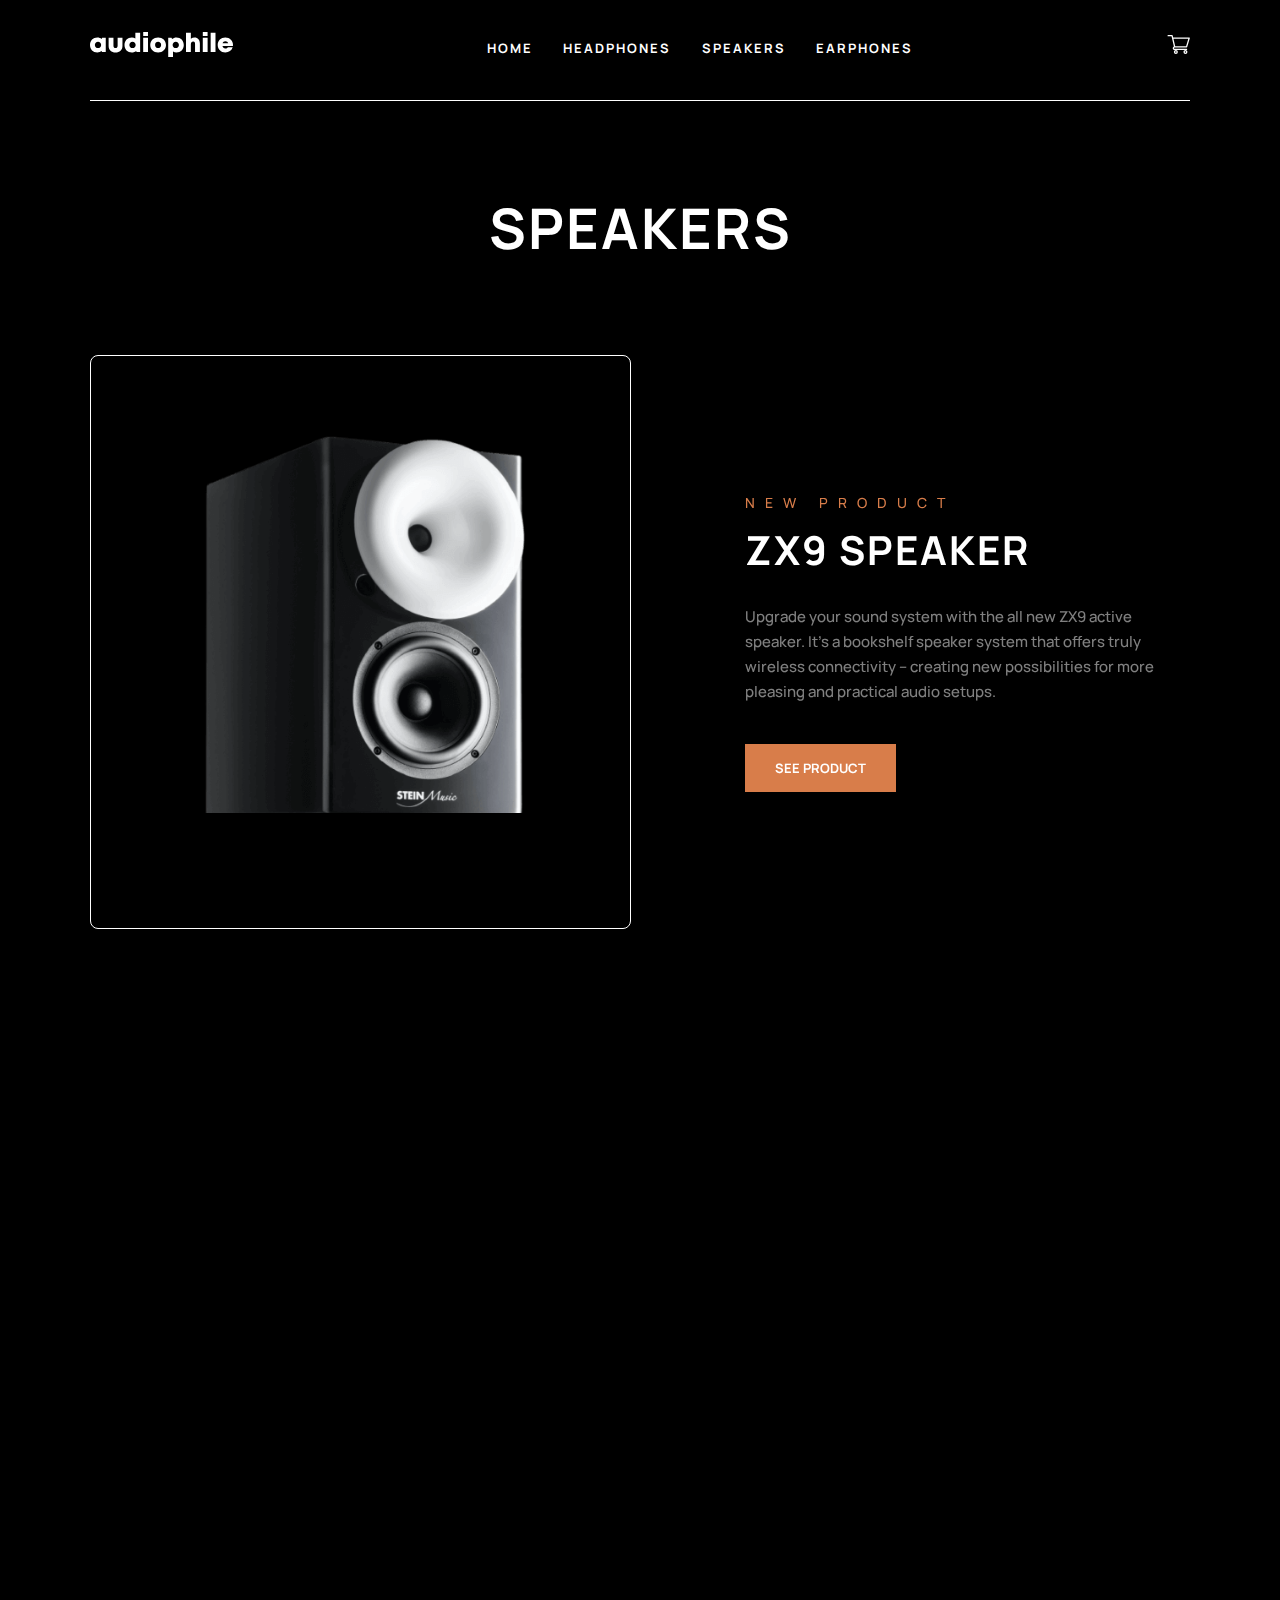
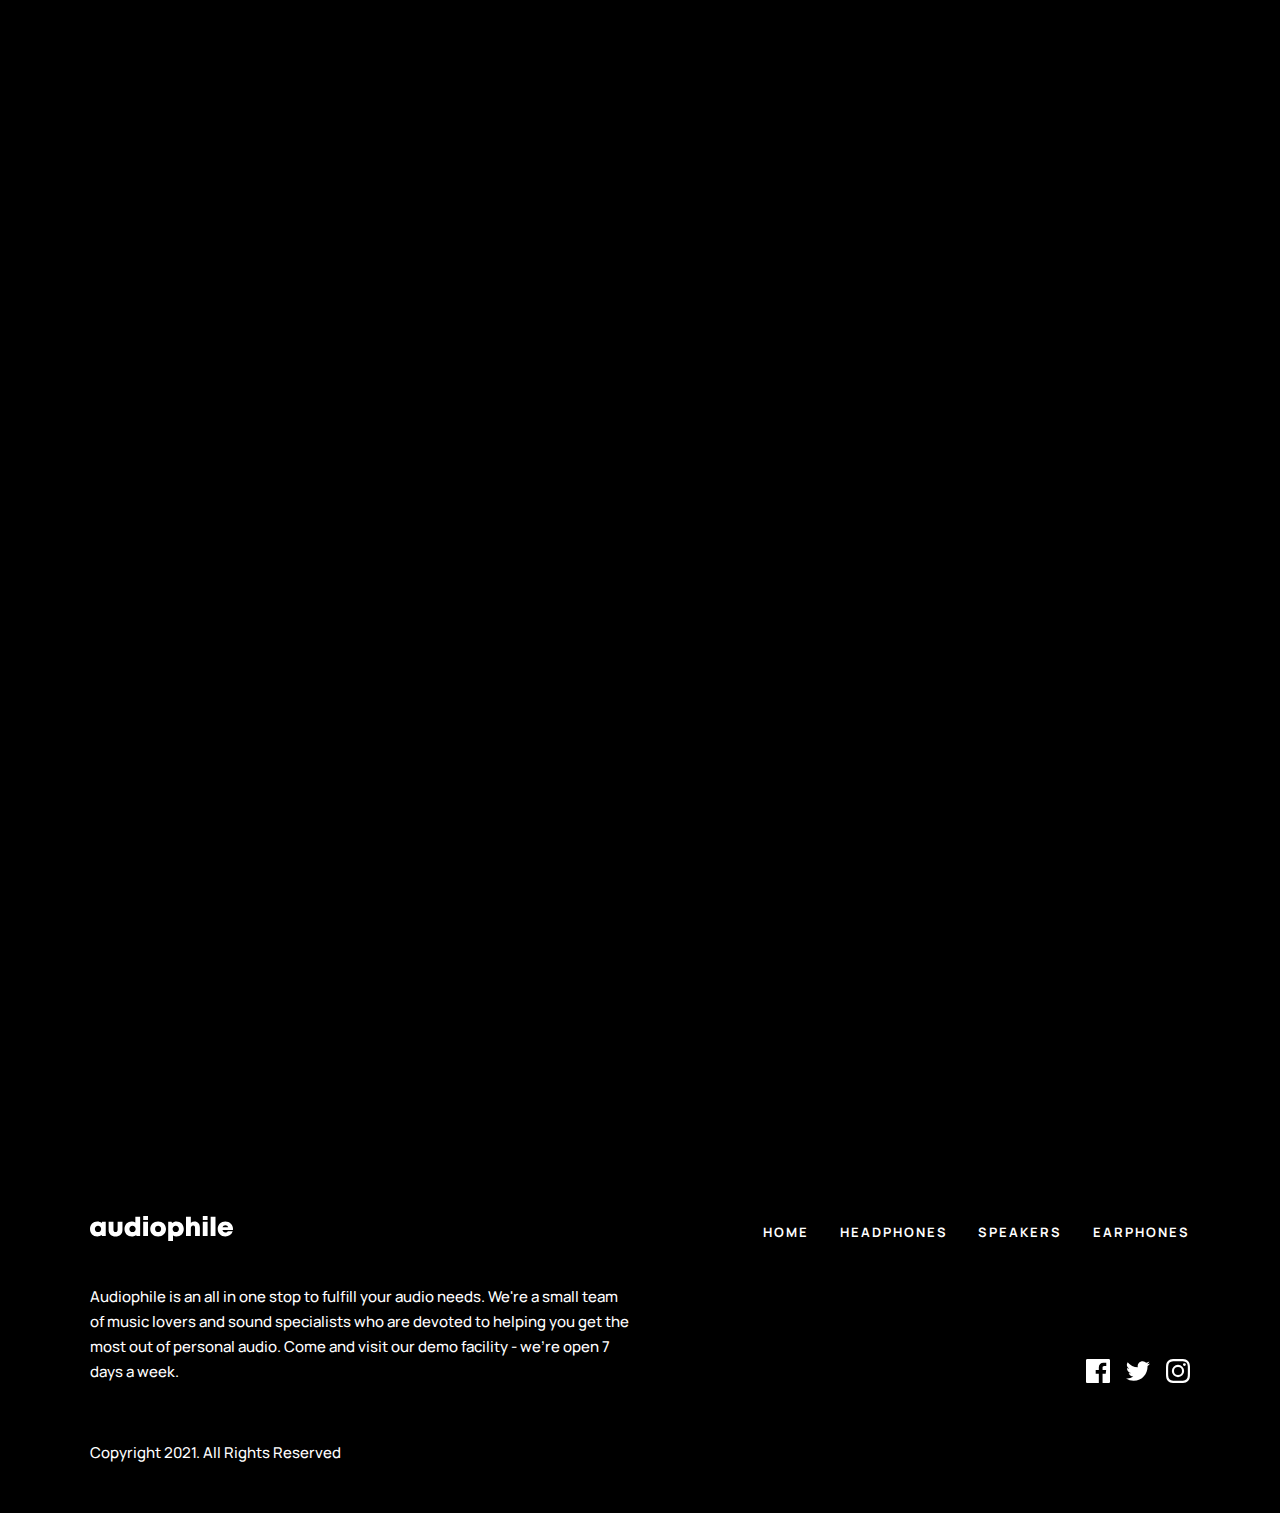
<file: speakers.html>
<!DOCTYPE html>
<html lang="en">
<head>
  <meta charset="UTF-8">
  <meta http-equiv="X-UA-Compatible" content="IE=edge">
  <meta name="viewport" content="width=device-width, initial-scale=1.0">
  <title>Document</title>
  <link href="./aos/aos.css" rel="stylesheet">
  <link rel="stylesheet" href="./scss/style.css">
</head>
<body>
  <header class="header">
    <nav class="header__nav">
      <div class="container">
        <div class="header__wrapper">
          <a href="index.html" class="header__logo-link">
            <img class="header__logo" width="143" height="25" src="./img/site-logo.svg" alt="">
          </a>
          <button type="button" class="header__burger-button">
            <img class="header__burger-img" width="16" height="16" src="./img/header-burger.svg" alt="" >
          </button>
          <ul class="header__list">
            <li class="header__item">
              <a href="index.html" class="header__link">
                Home
              </a>
            </li>
            <li class="header__item">
              <a href="headphone.html" class="header__link">
                HEADPHONES
              </a>
            </li>
            <li class="header__item">
              <a href="speakers.html" class="header__link">
                SPEAKERS
              </a>
            </li>
            <li class="header__item">
              <a href="earphone.html" class="header__link">
                EARPHONES
              </a>
            </li>
          </ul>
          <div class="header__karzinka">
            <img class="header__karzinka-icon" src="./img/karzinka.svg" alt="karzinka" width="23" height="20">
          </div>
        </div>
      </div>
    </nav>
  </header>
  
  <!-- BANNER SECTION -->
  
  
  <main class="main-section">

   <h2 class="headphone-section-header">
    <a href="speakers.html" class="headphone-section-header__link">speakers</a>
   </h2>

    <div class="container">
      <section class="xx-99-headphone">
        <div class="xx-99-headphone__img-wrapper" data-aos="fade-zoom-in" data-aos-duration="1000">
          <img class="xx-99-headphone__img" src="./img/zx-9-speaker.png" width="349" height="386" alt="zx-9-speaker">
        </div>
        <div class="xx-99-headphone__text-content" data-aos="fade-up" data-aos-duration="1000">
          <p class="xx-99-headphone__title">
            new product
          </p>
          <h2 class="xx-99-headphone__header">
            ZX9 SPEAKER</h2>
          <p class="xx-99-headphone__text">
            Upgrade your sound system with the all new ZX9 active speaker. It’s a bookshelf speaker system that offers truly wireless connectivity -- creating new possibilities for more pleasing and practical audio setups.</p>
          <a href="zx-9-speaker.html" class="xx-99-headphone__link">
            see product
          </a>
        </div>
      </section>

      <section class="xx-99-headphone-mark-I">
        <div class="xx-99-headphone-mark-I__text-content" data-aos="fade-up" data-aos-duration="1000">
          <h2 class="xx-99-headphone-mark-I__header">
            ZX7 SPEAKER</h2>
          <p class="xx-99-headphone-mark-I__text">
            Stream high quality sound wirelessly with minimal loss. The ZX7 bookshelf speaker uses high-end audiophile components that represents the top of the line powered speakers for home or studio use.</p>
          <a href="zx-7-speaker.html" class="xx-99-headphone-mark-I__link">
            see product
          </a>
        </div>
        <div class="xx-99-headphone-mark-I__img-wrapper" data-aos="fade-zoom-in" data-aos-duration="1000">
          <img class="xx-99-headphone-mark-I__img" src="./img/zx7-speck.svg" width="295" height="385" alt="zx-9-speaker">
        </div>
      </section>
      
      <section class="main-section__speakers-section">
        <ul class="main-section__speakers-section__list">
          <li class="main-section__speakers-section__item" data-aos="flip-right" data-aos-duration="1000">
            <img class="main-section__speakers-section__headphone-img" src="./img/headphone.svg" width="123" height="160" alt="speaker">
            <h3 class="main-section__speakers-section__headphone-header">
              <a href="#" class="main-section__speakers-section__link">HEADPHONES</a>
            </h3>
            <a href="#" class="main-section__speakers-section__shop-link">shop</a>
          </li>
          <li class="main-section__speakers-section__item" data-aos="zoom-in" data-aos-duration="1000">
            <img class="main-section__speakers-section__speakers-img" src="./img/speaker.svg" width="123" height="160" alt="speaker">
            <h3 class="main-section__speakers-section__headphone-header">
              <a href="#" class="main-section__speakers-section__link">SPEAKERS</a>
            </h3>
            <a href="#" class="main-section__speakers-section__shop-link">shop</a>
          </li>
          <li class="main-section__speakers-section__item" data-aos="flip-left" data-aos-duration="1000">
            <img class="main-section__speakers-section__earphone-img" src="./img/earphone.svg" width="123" height="160" alt="speaker">
            <h3 class="main-section__speakers-section__headphone-header">
              <a href="#" class="main-section__speakers-section__link">EARPHONES</a>
            </h3>
            <a href="#" class="main-section__speakers-section__shop-link">shop</a>
          </li>
        </ul>
      </section>
      
      <section class="boy-section">
        <div class="boy-section__text-content" data-aos="zoom-in-down" data-aos-duration="1000">
          <h2 class="boy-section__header">
            Bringing you the <span class="boy-section__gold-font">best</span> audio gear
          </h2>
          <p class="boy-section__text">
            Located at the heart of New York City, Audiophile is the premier store for high end headphones, earphones, speakers, and audio accessories. We have a large showroom and luxury demonstration rooms available for you to browse and experience a wide range of our products. Stop by our store to meet some of the fantastic people who make Audiophile the best place to buy your portable audio equipment.
          </p>
        </div>
        <div class="boy-section__img-wrapper" data-aos="zoom-in-up" data-aos-duration="1000">
          <img class="boy-section__img" width="540" height="588" src="./img/boy.png" alt="boy">
        </div>
      </section>
     
      <!-- ZX - 9 SPEKER -->
      
    </div>
  </main>
  
  <footer class="footer">
    <div class="container">
      <div class="footer__top">
        <div class="footer__top-logo-wrapper">
          <img class="footer__top-logo" src="./img/site-logo.svg" alt="" width="143" height="125">
        </div>
        <ul class="footer__top-list">
          <li class="footer__top-item">
            <a href="index.html" class="footer__top-link">home</a>
          </li>
          <li class="footer__top-item">
            <a href="headphone.html" class="footer__top-link">headphones</a>
          </li>
          <li class="footer__top-item">
            <a href="speakers.html" class="footer__top-link">speakers</a>
          </li>
          <li class="footer__top-item">
            <a href="earphone.html" class="footer__top-link">earphones</a>
          </li>
        </ul>
      </div>
      <div class="footer__bottom">
        <div class="footer__bottom-text-content">
          <p class="footer__bottom-top-text">
            Audiophile is an all in one stop to fulfill your audio needs. We're a small team of music lovers and sound specialists who are devoted to helping you get the most out of personal audio. Come and visit our demo facility - we're open 7 days a week.
          </p>
          <p class="footer__bottom-bottom-text">
            Copyright 2021. All Rights Reserved
          </p>
        </div>
        <ul class="footer__bottom-icon-list">
          <li class="footer__bottom-icon-item">
            <a href="#" class="footer__bottom-icon-link">
              <svg width="24" height="24" class="footer__bottom-icon-facebook" fill="#fff" xmlns="http://www.w3.org/2000/svg"><path d="M22.675 0H1.325C.593 0 0 .593 0 1.325v21.351C0 23.407.593 24 1.325 24H12.82v-9.294H9.692v-3.622h3.128V8.413c0-3.1 1.893-4.788 4.659-4.788 1.325 0 2.463.099 2.795.143v3.24l-1.918.001c-1.504 0-1.795.715-1.795 1.763v2.313h3.587l-.467 3.622h-3.12V24h6.116c.73 0 1.323-.593 1.323-1.325V1.325C24 .593 23.407 0 22.675 0Z"/></svg>
            </a>
          </li>
          <li class="footer__bottom-icon-item">
            <a href="#" class="footer__bottom-icon-link">
              <svg width="24" height="20" class="footer__bottom-icon-facebook" fill="#fff" xmlns="http://www.w3.org/2000/svg"><path d="M24 2.557a9.83 9.83 0 0 1-2.828.775A4.932 4.932 0 0 0 23.337.608a9.864 9.864 0 0 1-3.127 1.195A4.916 4.916 0 0 0 16.616.248c-3.179 0-5.515 2.966-4.797 6.045A13.978 13.978 0 0 1 1.671 1.149a4.93 4.93 0 0 0 1.523 6.574 4.903 4.903 0 0 1-2.229-.616c-.054 2.281 1.581 4.415 3.949 4.89a4.935 4.935 0 0 1-2.224.084 4.928 4.928 0 0 0 4.6 3.419A9.9 9.9 0 0 1 0 17.54a13.94 13.94 0 0 0 7.548 2.212c9.142 0 14.307-7.721 13.995-14.646A10.025 10.025 0 0 0 24 2.557Z"/></svg>
            </a>
          </li>
          <li class="footer__bottom-icon-item">
            <a href="#" class="footer__bottom-icon-link">
             <svg width="24" height="24" class="footer__bottom-icon-facebook" fill="#fff" xmlns="http://www.w3.org/2000/svg"><path fill-rule="evenodd" clip-rule="evenodd" d="M12 0C8.741 0 8.333.014 7.053.072 2.695.272.273 2.69.073 7.052.014 8.333 0 8.741 0 12c0 3.259.014 3.668.072 4.948.2 4.358 2.618 6.78 6.98 6.98C8.333 23.986 8.741 24 12 24c3.259 0 3.668-.014 4.948-.072 4.354-.2 6.782-2.618 6.979-6.98.059-1.28.073-1.689.073-4.948 0-3.259-.014-3.667-.072-4.947-.196-4.354-2.617-6.78-6.979-6.98C15.668.014 15.259 0 12 0Zm0 2.163c3.204 0 3.584.012 4.85.07 3.252.148 4.771 1.691 4.919 4.919.058 1.265.069 1.645.069 4.849 0 3.205-.012 3.584-.069 4.849-.149 3.225-1.664 4.771-4.919 4.919-1.266.058-1.644.07-4.85.07-3.204 0-3.584-.012-4.849-.07-3.26-.149-4.771-1.699-4.919-4.92-.058-1.265-.07-1.644-.07-4.849 0-3.204.013-3.583.07-4.849.149-3.227 1.664-4.771 4.919-4.919 1.266-.057 1.645-.069 4.849-.069ZM5.838 12a6.162 6.162 0 1 1 12.324 0 6.162 6.162 0 0 1-12.324 0ZM12 16a4 4 0 1 1 0-8 4 4 0 0 1 0 8Zm4.965-10.405a1.44 1.44 0 1 1 2.881.001 1.44 1.44 0 0 1-2.881-.001Z"/></svg>

            </a>
          </li>
        </ul>
      </div>
    </div>
  </footer>
  <script src="./aos/aos.js"></script>
  <script src="./aos.js"></script>
  <script src="./script.js"></script>
</body>
</html>
</file>
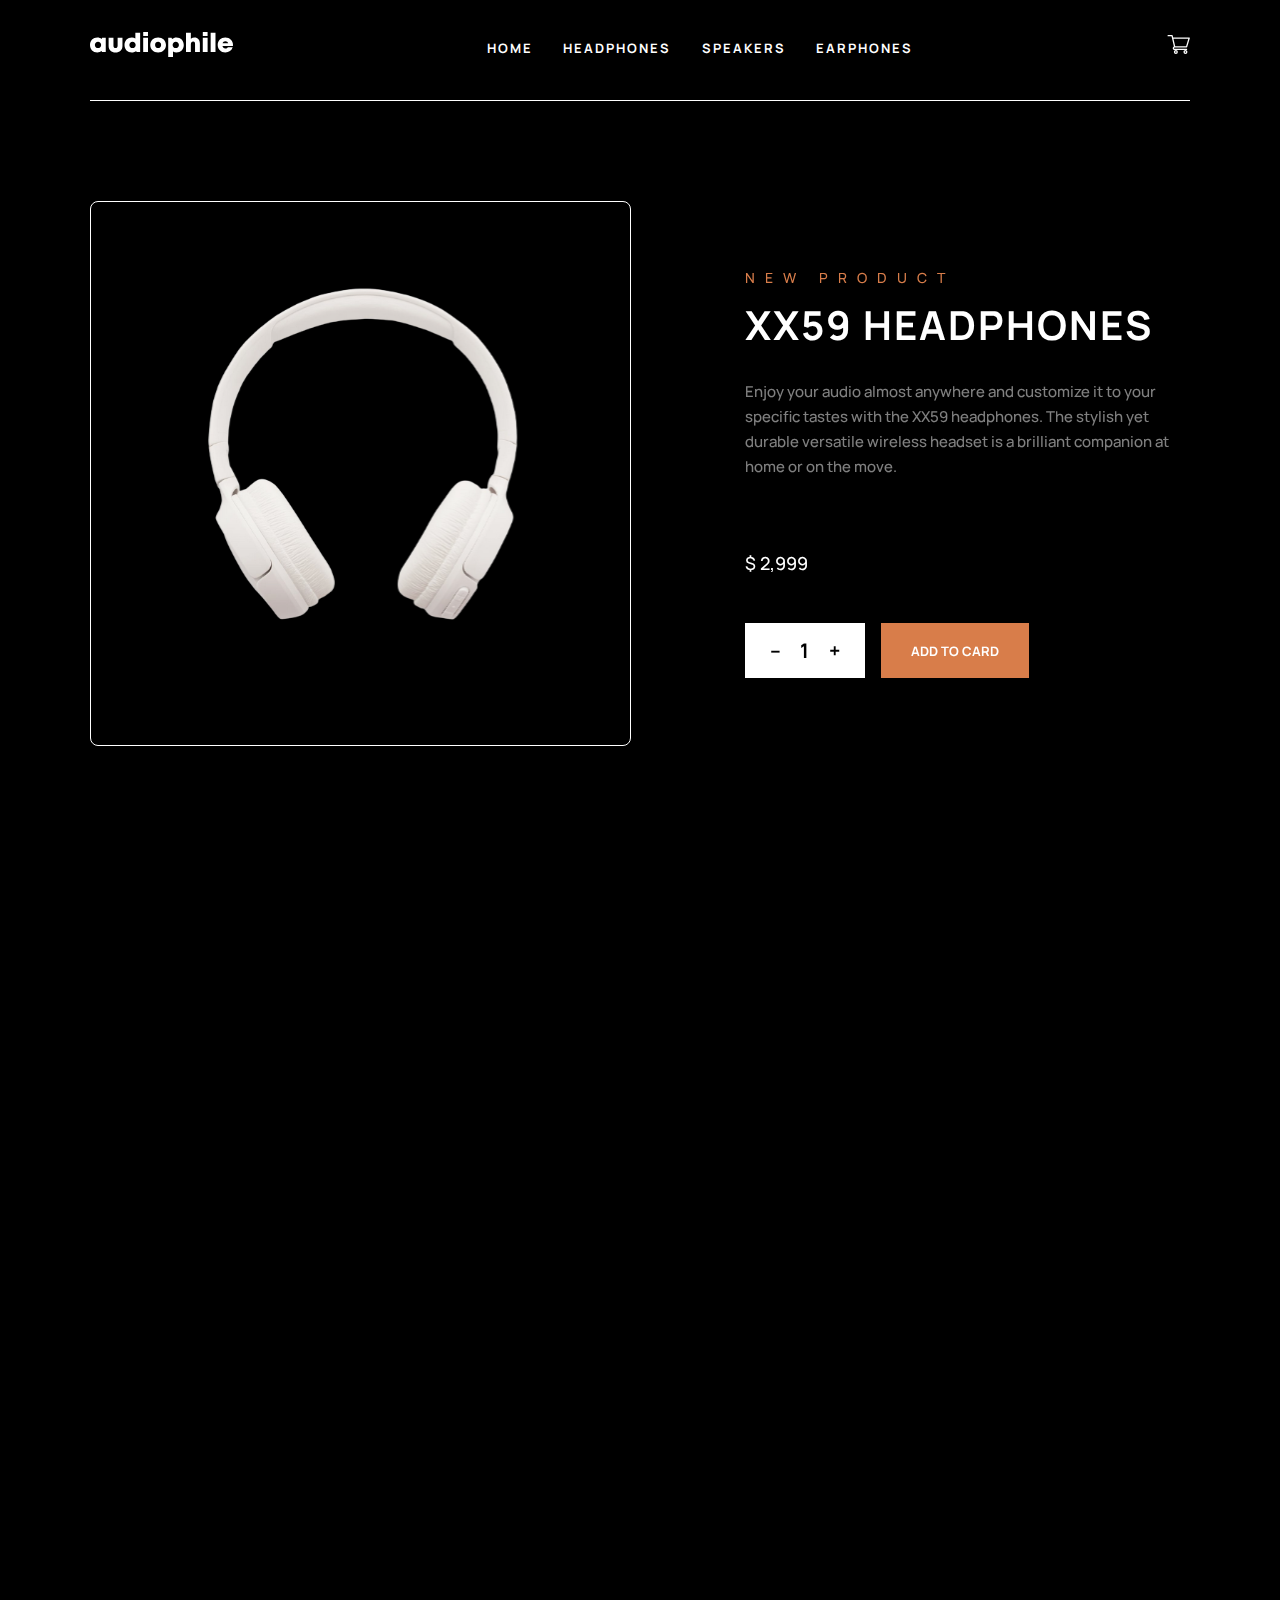
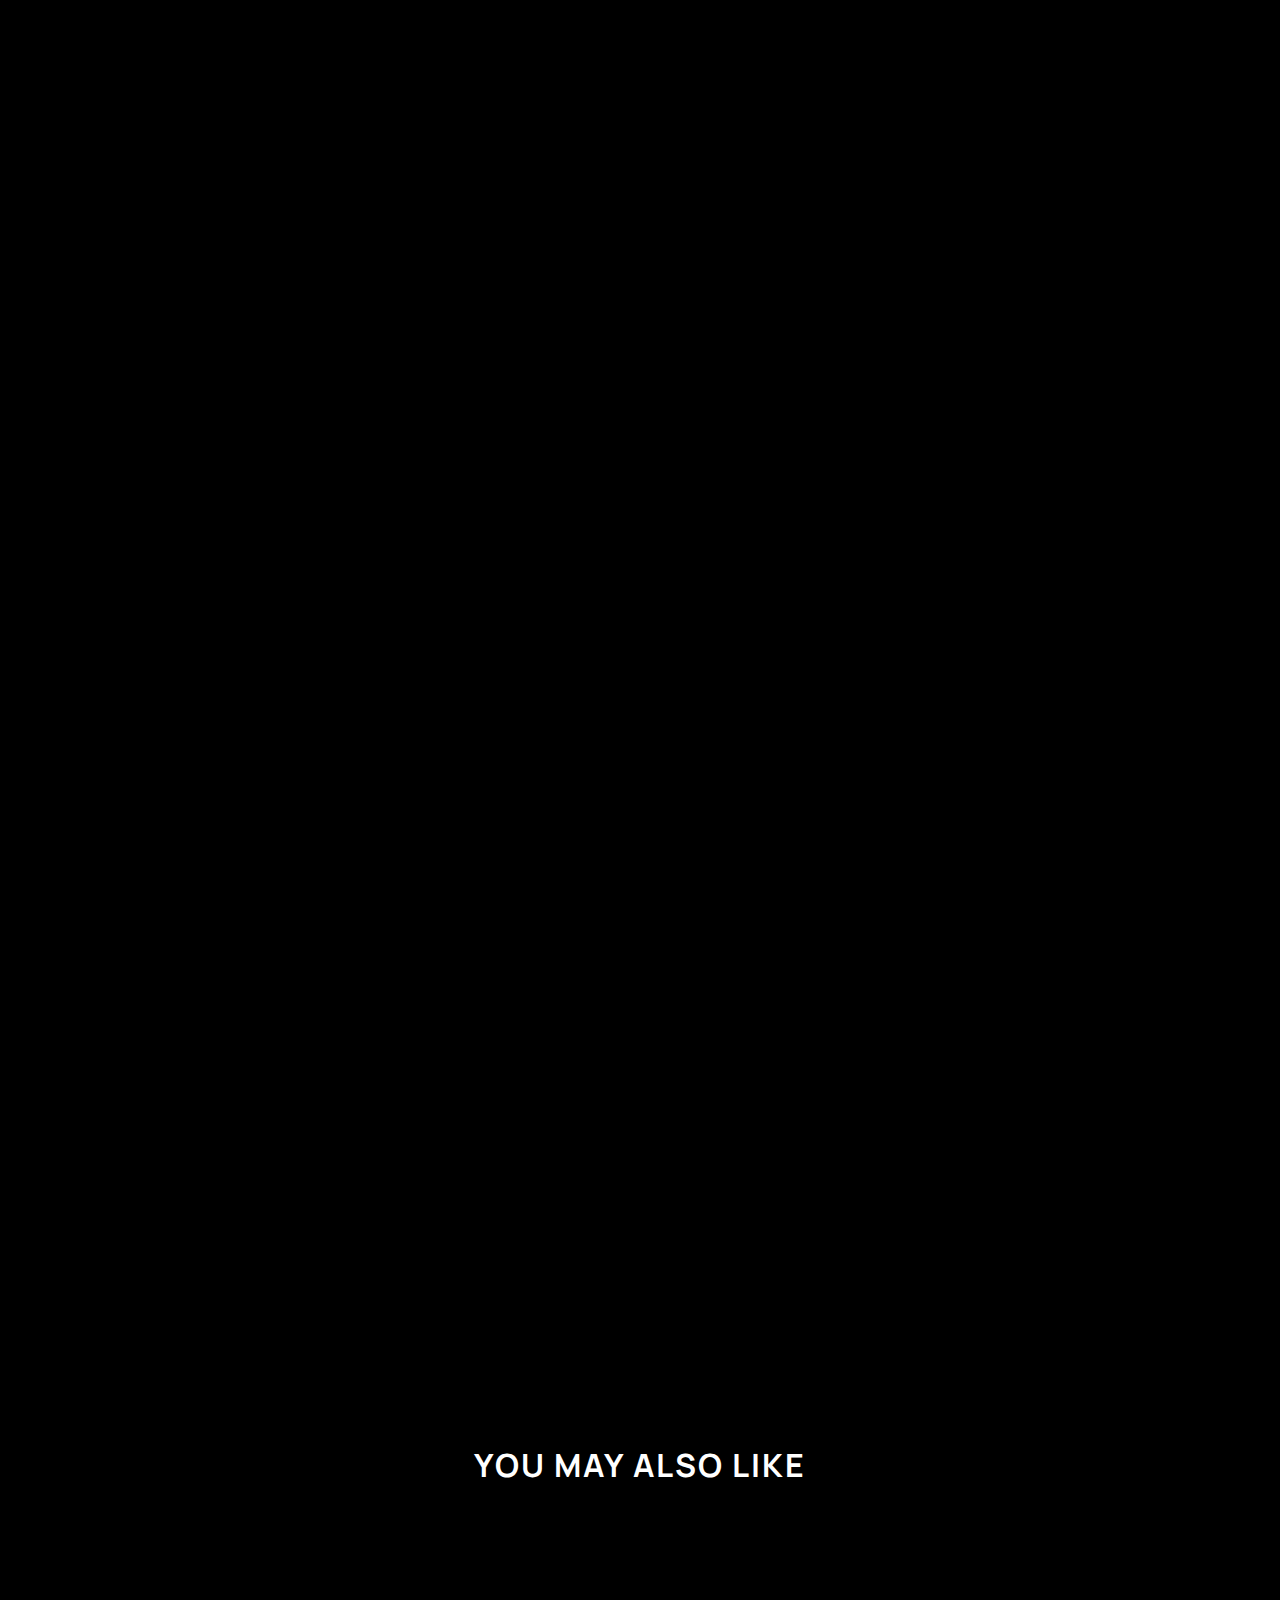
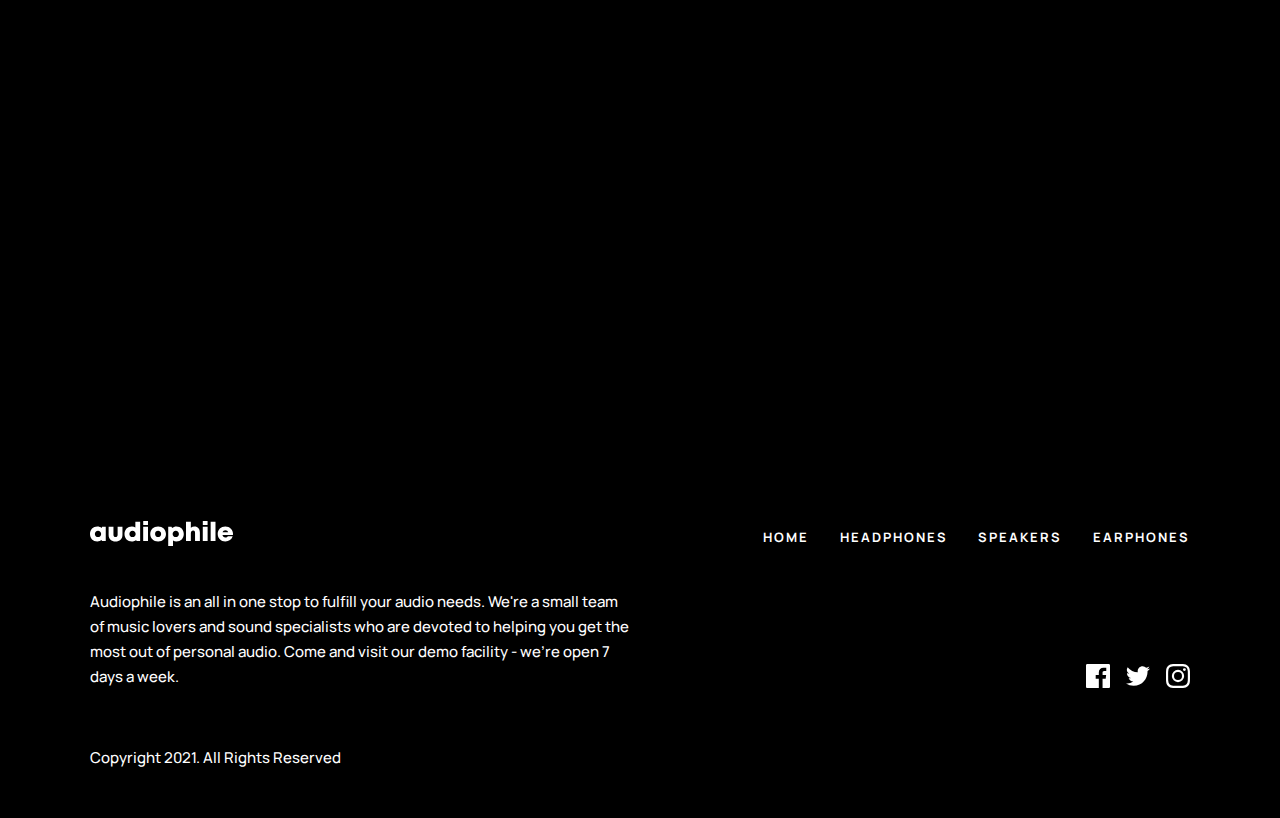
<file: xx-59-headphone.html>
<!DOCTYPE html>
<html lang="en">
<head>
  <meta charset="UTF-8">
  <meta http-equiv="X-UA-Compatible" content="IE=edge">
  <meta name="viewport" content="width=device-width, initial-scale=1.0">
  <title>Document</title>
  <link href="./aos/aos.css" rel="stylesheet">
  <link rel="stylesheet" href="./scss/style.css">
</head>
<body>
  <header class="header">
    <nav class="header__nav">
      <div class="container">
        <div class="header__wrapper">
          <a href="index.html" class="header__logo-link">
            <img class="header__logo" width="143" height="25" src="./img/site-logo.svg" alt="">
          </a>
          <button type="button" class="header__burger-button">
            <img class="header__burger-img" width="16" height="16" src="./img/header-burger.svg" alt="" >
          </button>
          <ul class="header__list">
            <li class="header__item">
              <a href="index.html" class="header__link">
                Home
              </a>
            </li>
            <li class="header__item">
              <a href="headphone.html" class="header__link">
                HEADPHONES
              </a>
            </li>
            <li class="header__item">
              <a href="speakers.html" class="header__link">
                SPEAKERS
              </a>
            </li>
            <li class="header__item">
              <a href="earphone.html" class="header__link">
                EARPHONES
              </a>
            </li>
          </ul>
          <div class="header__karzinka">
            <img class="header__karzinka-icon" src="./img/karzinka.svg" alt="karzinka" width="23" height="20">
          </div>
        </div>
      </div>
    </nav>
  </header>
  
  <!-- BANNER SECTION -->
  
  
  <main class="main-section">
    <div class="container">
      <div class="main-section__sale">
        <section class="xx-99-headphone-sell">
          <div class="xx-99-headphone-sell__img-wrapper" data-aos="fade-zoom-in" data-aos-duration="1000">
            <img class="xx-99-headphone-sell__img" src="./img/xx59-heaphone.svg" width="349" height="386" alt="zx-9-speaker">
          </div>
          <div class="xx-99-headphone-sell__text-content" data-aos="fade-up" data-aos-duration="1000">
            <p class="xx-99-headphone-sell__title">
              new product
            </p>
            <h2 class="xx-99-headphone-sell__header">
              XX59 Headphones</h2>
              <p class="xx-99-headphone-sell__text">
                Enjoy your audio almost anywhere and customize it to your specific tastes with the XX59 headphones. The stylish yet durable versatile wireless headset is a brilliant companion at home or on the move.</p>
                <p class="xx-99-headphone-sell__money">$ 2,999
                </p>
                <div class="xx-99-headphone-sell__form">
                  <div class="xx-99-headphone-sell__num-wrapper">
                    <button class="xx-99-headphone-sell__minus">–</button>
                    <span type="text" class="xx-99-headphone-sell__value"></span>
                    <button class="xx-99-headphone-sell__plus">+</button>
                  </div>
                  <button type="text" class="xx-99-headphone-sell__link">add to card</button>
                </div>
              </div>
            </section>
  
            <div class="sale-wrapper">
              <div class="sale-wrapper__content">
                <div class="sale-wrapper__header-close">
                  <button class="sale-wrapper__close-card">&#10006;</button>
              <h4 class="sale-wrapper__header">
                card
              </h4>
                </div>
              <ul class="sale-wrapper__list">
                <li class="sale-wrapper__item">
                  <div class="sale-wrapper__box">
                    <div class="sale-wrapper__img-wrapper">
                      <img class="sale-wrapper__img" src="./img/xx99-headphone.svg" width="36" height="40" alt="">
                    </div>
                    <div class="sale-wrapper__text-content">
                      <h4 class="sale-wrapper__model-name">
                        XX99 MK II
                      </h4>
                      <span class="sale-wrapper__money">234234</span>
                    </div>
                    </div>
                </li>
                <li class="sale-wrapper__item">
                  <button class="sale-wrapper__minus">-</button>
                  <span class="sale-wrapper__num">1</span>
                  <button class="sale-wrapper__plus">+</button>
                </li>
              </ul>
              <ul class="sale-wrapper__list">
                <li class="sale-wrapper__item">
                  <div class="sale-wrapper__box">
                    <div class="sale-wrapper__img-wrapper">
                      <img class="sale-wrapper__img" src="./img/xx99-headphone.svg" width="36" height="40" alt="">
                    </div>
                    <div class="sale-wrapper__text-content">
                      <h4 class="sale-wrapper__model-name">
                        XX99 MK II
                      </h4>
                      <span class="sale-wrapper__money">234234</span>
                    </div>
                    </div>
                </li>
                <li class="sale-wrapper__item">
                  <button class="sale-wrapper__minus">-</button>
                  <span class="sale-wrapper__num">1</span>
                  <button class="sale-wrapper__plus">+</button>
                </li>
              </ul>
              <ul class="sale-wrapper__list">
                <li class="sale-wrapper__item">
                  <div class="sale-wrapper__box">
                    <div class="sale-wrapper__img-wrapper">
                      <img class="sale-wrapper__img" src="./img/xx99-headphone.svg" width="36" height="40" alt="">
                    </div>
                    <div class="sale-wrapper__text-content">
                      <h4 class="sale-wrapper__model-name">
                        XX99 MK II
                      </h4>
                      <span class="sale-wrapper__money">234234</span>
                    </div>
                    </div>
                </li>
                <li class="sale-wrapper__item">
                  <button class="sale-wrapper__minus">-</button>
                  <span class="sale-wrapper__num">1</span>
                  <button class="sale-wrapper__plus">+</button>
                </li>
              </ul>
              </div>
            </div>
            
            <section class="features">
              <div class="features__left-content" data-aos="fade-up" data-aos-duration="1000">
                <h2 class="features__left-header">
                  features
                </h2>
                <p class="features__left-text">
                  These headphones have been created from durable, high-quality materials tough enough to take anywhere. Its compact folding design fuses comfort and minimalist style making it perfect for travel. Flawless transmission is assured by the latest wireless technology engineered for audio synchronization with videos.
                  <br> <br>
                  The advanced Active Noise Cancellation with built-in equalizer allow you to experience your audio world on your terms. It lets you enjoy your audio in peace, but quickly interact with your surroundings when you need to. Combined with Bluetooth 5. 0 compliant connectivity and 17 hour battery life, the XX99 Mark II headphones gives you superior sound, cutting-edge technology, and a modern design aesthetic.
                </p>
              </div>
              <div class="features__right-content" data-aos="fade-up" data-aos-duration="1000">
                <h2 class="features__right-header">
                  in the box
                </h2>
                <p class="features__right-list">
                   <span class="features__right-num">1x </span>  Headphone Unit</p>
                <p class="features__right-list">
                   <span class="features__right-num">2x </span> Replacement Earcups</p>
                <p class="features__right-list">
                   <span class="features__right-num">1x </span> User Manual</p>
                <p class="features__right-list">
                   <span class="features__right-num">1x </span> 3.5mm 5m Audio Cable</p>
                <p class="features__right-list">
                   <span class="features__right-num">1x </span> Travel Bag</p>
              </div>
            </section>  
            <section class="features-img">
              <div class="features-img__img-wrapper">
                <img class="features-img__boy-img" src="./img/xx-59-girl.png" width="445" height="280" alt="" data-aos="flip-left" data-aos-duration="1000" >
                <img class="features-img__boy-img" width="445" height="280" src="./img/xx-59-book.png" alt="" data-aos="flip-right" data-aos-duration="1000" >
              </div>
              <div class="features-img__large">
                <img src="./img/xx-59-hand.png" alt="" width="635" height="592" class="features-img__large-img" data-aos="flip-left" data-aos-duration="1000">
              </div>
            </section>
  
            <section class="main-section__speakers-section">
              <ul class="main-section__speakers-section__list">
                <li class="main-section__speakers-section__item" data-aos="flip-right" data-aos-duration="1000">
                  <img class="main-section__speakers-section__headphone-img" src="./img/headphone.svg" width="123" height="160" alt="speaker">
                  <h3 class="main-section__speakers-section__headphone-header">
                    <a href="#" class="main-section__speakers-section__link">HEADPHONES</a>
                  </h3>
                  <a href="#" class="main-section__speakers-section__shop-link">shop</a>
                </li>
                <li class="main-section__speakers-section__item" data-aos="zoom-in" data-aos-duration="1000">
                  <img class="main-section__speakers-section__speakers-img" src="./img/speaker.svg" width="123" height="160" alt="speaker">
                  <h3 class="main-section__speakers-section__headphone-header">
                    <a href="#" class="main-section__speakers-section__link">SPEAKERS</a>
                  </h3>
                  <a href="#" class="main-section__speakers-section__shop-link">shop</a>
                </li>
                <li class="main-section__speakers-section__item" data-aos="flip-left" data-aos-duration="1000">
                  <img class="main-section__speakers-section__earphone-img" src="./img/earphone.svg" width="123" height="160" alt="speaker">
                  <h3 class="main-section__speakers-section__headphone-header">
                    <a href="#" class="main-section__speakers-section__link">EARPHONES</a>
                  </h3>
                  <a href="#" class="main-section__speakers-section__shop-link">shop</a>
                </li>
              </ul>
            </section>
            
            <section class="boy-section">
              <div class="boy-section__text-content" data-aos="zoom-in-down" data-aos-duration="1000">
                <h2 class="boy-section__header">
                  Bringing you the <span class="boy-section__gold-font">best</span> audio gear
                </h2>
                <p class="boy-section__text">
                  Located at the heart of New York City, Audiophile is the premier store for high end headphones, earphones, speakers, and audio accessories. We have a large showroom and luxury demonstration rooms available for you to browse and experience a wide range of our products. Stop by our store to meet some of the fantastic people who make Audiophile the best place to buy your portable audio equipment.
                </p>
              </div>
              <div class="boy-section__img-wrapper" data-aos="zoom-in-up" data-aos-duration="1000">
                <img class="boy-section__img" width="540" height="588" src="./img/boy.png" alt="boy">
              </div>
            </section>
  
            <section class="like-section">
              <h2 class="like-section__title">
                you may also like
              </h2>
              <ul class="like-section__list" data-aos="zoom-in" data-aos-duration="1000">
                <li class="like-section__item">
                  <a href="xx-99-mark-I.html" class="like section__link">
                    <div class="like-section__img-wrapper">
                      <img class="like-section__img" width="148" height="133" src="./img/xx99-headphone-back.svg" alt="">
                    </div>
                    <h2 class="like-section__header">
                      XX99 MARK I
                    </h2>
                    <a class="like-section__see-link" href="xx-99-mark-I.html">
                      see products
                    </a>
                  </a>
                </li>
                <li class="like-section__item">
                  <a href="xx-59-headphone.html" class="like section__link">
                    <div class="like-section__img-wrapper">
                      <img class="like-section__img" width="148" height="133" src="./img/xx99-headphone.svg" alt="">
                    </div>
                    <h2 class="like-section__header">
                      XX99 MARK II
                    </h2>
                    <a class="like-section__see-link" href="xx-59-headphone.html">
                      see products
                    </a>
                  </a>
                </li>
                <li class="like-section__item">
                  <a href="zx-9-speaker.html" class="like section__link">
                    <div class="like-section__img-wrapper">
                      <img class="like-section__img" width="148" height="133" src="./img/zx-9-speaker.png" alt="">
                    </div>
                    <h2 class="like-section__header">
                      ZX9 SPEAKER
                    </h2>
                    <a class="like-section__see-link" href="zx-9-speaker.html">
                      see products
                    </a>
                  </a>
                </li>
              </ul>
            </section>
      </div>
          
          <!-- ZX - 9 SPEKER -->
          
        </div>
      </main>
      
      <footer class="footer">
        <div class="container">
          <div class="footer__top">
            <div class="footer__top-logo-wrapper">
              <img class="footer__top-logo" src="./img/site-logo.svg" alt="" width="143" height="125">
            </div>
            <ul class="footer__top-list">
              <li class="footer__top-item">
                <a href="index.html" class="footer__top-link">home</a>
              </li>
              <li class="footer__top-item">
                <a href="headphone.html" class="footer__top-link">headphones</a>
              </li>
              <li class="footer__top-item">
                <a href="speakers.html" class="footer__top-link">speakers</a>
              </li>
              <li class="footer__top-item">
                <a href="earphone.html" class="footer__top-link">earphones</a>
              </li>
            </ul>
          </div>
          <div class="footer__bottom">
            <div class="footer__bottom-text-content">
              <p class="footer__bottom-top-text">
                Audiophile is an all in one stop to fulfill your audio needs. We're a small team of music lovers and sound specialists who are devoted to helping you get the most out of personal audio. Come and visit our demo facility - we're open 7 days a week.
              </p>
              <p class="footer__bottom-bottom-text">
                Copyright 2021. All Rights Reserved
              </p>
            </div>
            <ul class="footer__bottom-icon-list">
              <li class="footer__bottom-icon-item">
                <a href="#" class="footer__bottom-icon-link">
                  <svg width="24" height="24" class="footer__bottom-icon-facebook" fill="#fff" xmlns="http://www.w3.org/2000/svg"><path d="M22.675 0H1.325C.593 0 0 .593 0 1.325v21.351C0 23.407.593 24 1.325 24H12.82v-9.294H9.692v-3.622h3.128V8.413c0-3.1 1.893-4.788 4.659-4.788 1.325 0 2.463.099 2.795.143v3.24l-1.918.001c-1.504 0-1.795.715-1.795 1.763v2.313h3.587l-.467 3.622h-3.12V24h6.116c.73 0 1.323-.593 1.323-1.325V1.325C24 .593 23.407 0 22.675 0Z"/></svg>
                </a>
              </li>
              <li class="footer__bottom-icon-item">
                <a href="#" class="footer__bottom-icon-link">
                  <svg width="24" height="20" class="footer__bottom-icon-facebook" fill="#fff" xmlns="http://www.w3.org/2000/svg"><path d="M24 2.557a9.83 9.83 0 0 1-2.828.775A4.932 4.932 0 0 0 23.337.608a9.864 9.864 0 0 1-3.127 1.195A4.916 4.916 0 0 0 16.616.248c-3.179 0-5.515 2.966-4.797 6.045A13.978 13.978 0 0 1 1.671 1.149a4.93 4.93 0 0 0 1.523 6.574 4.903 4.903 0 0 1-2.229-.616c-.054 2.281 1.581 4.415 3.949 4.89a4.935 4.935 0 0 1-2.224.084 4.928 4.928 0 0 0 4.6 3.419A9.9 9.9 0 0 1 0 17.54a13.94 13.94 0 0 0 7.548 2.212c9.142 0 14.307-7.721 13.995-14.646A10.025 10.025 0 0 0 24 2.557Z"/></svg>
                </a>
              </li>
              <li class="footer__bottom-icon-item">
                <a href="#" class="footer__bottom-icon-link">
                  <svg width="24" height="24" class="footer__bottom-icon-facebook" fill="#fff" xmlns="http://www.w3.org/2000/svg"><path fill-rule="evenodd" clip-rule="evenodd" d="M12 0C8.741 0 8.333.014 7.053.072 2.695.272.273 2.69.073 7.052.014 8.333 0 8.741 0 12c0 3.259.014 3.668.072 4.948.2 4.358 2.618 6.78 6.98 6.98C8.333 23.986 8.741 24 12 24c3.259 0 3.668-.014 4.948-.072 4.354-.2 6.782-2.618 6.979-6.98.059-1.28.073-1.689.073-4.948 0-3.259-.014-3.667-.072-4.947-.196-4.354-2.617-6.78-6.979-6.98C15.668.014 15.259 0 12 0Zm0 2.163c3.204 0 3.584.012 4.85.07 3.252.148 4.771 1.691 4.919 4.919.058 1.265.069 1.645.069 4.849 0 3.205-.012 3.584-.069 4.849-.149 3.225-1.664 4.771-4.919 4.919-1.266.058-1.644.07-4.85.07-3.204 0-3.584-.012-4.849-.07-3.26-.149-4.771-1.699-4.919-4.92-.058-1.265-.07-1.644-.07-4.849 0-3.204.013-3.583.07-4.849.149-3.227 1.664-4.771 4.919-4.919 1.266-.057 1.645-.069 4.849-.069ZM5.838 12a6.162 6.162 0 1 1 12.324 0 6.162 6.162 0 0 1-12.324 0ZM12 16a4 4 0 1 1 0-8 4 4 0 0 1 0 8Zm4.965-10.405a1.44 1.44 0 1 1 2.881.001 1.44 1.44 0 0 1-2.881-.001Z"/></svg>
                  
                </a>
              </li>
            </ul>
          </div>
        </div>
      </footer>
      <script src="./aos/aos.js"></script>
      <script src="./aos.js"></script>
      <script src="./script.js"></script>
    </body>
    </html>
</file>
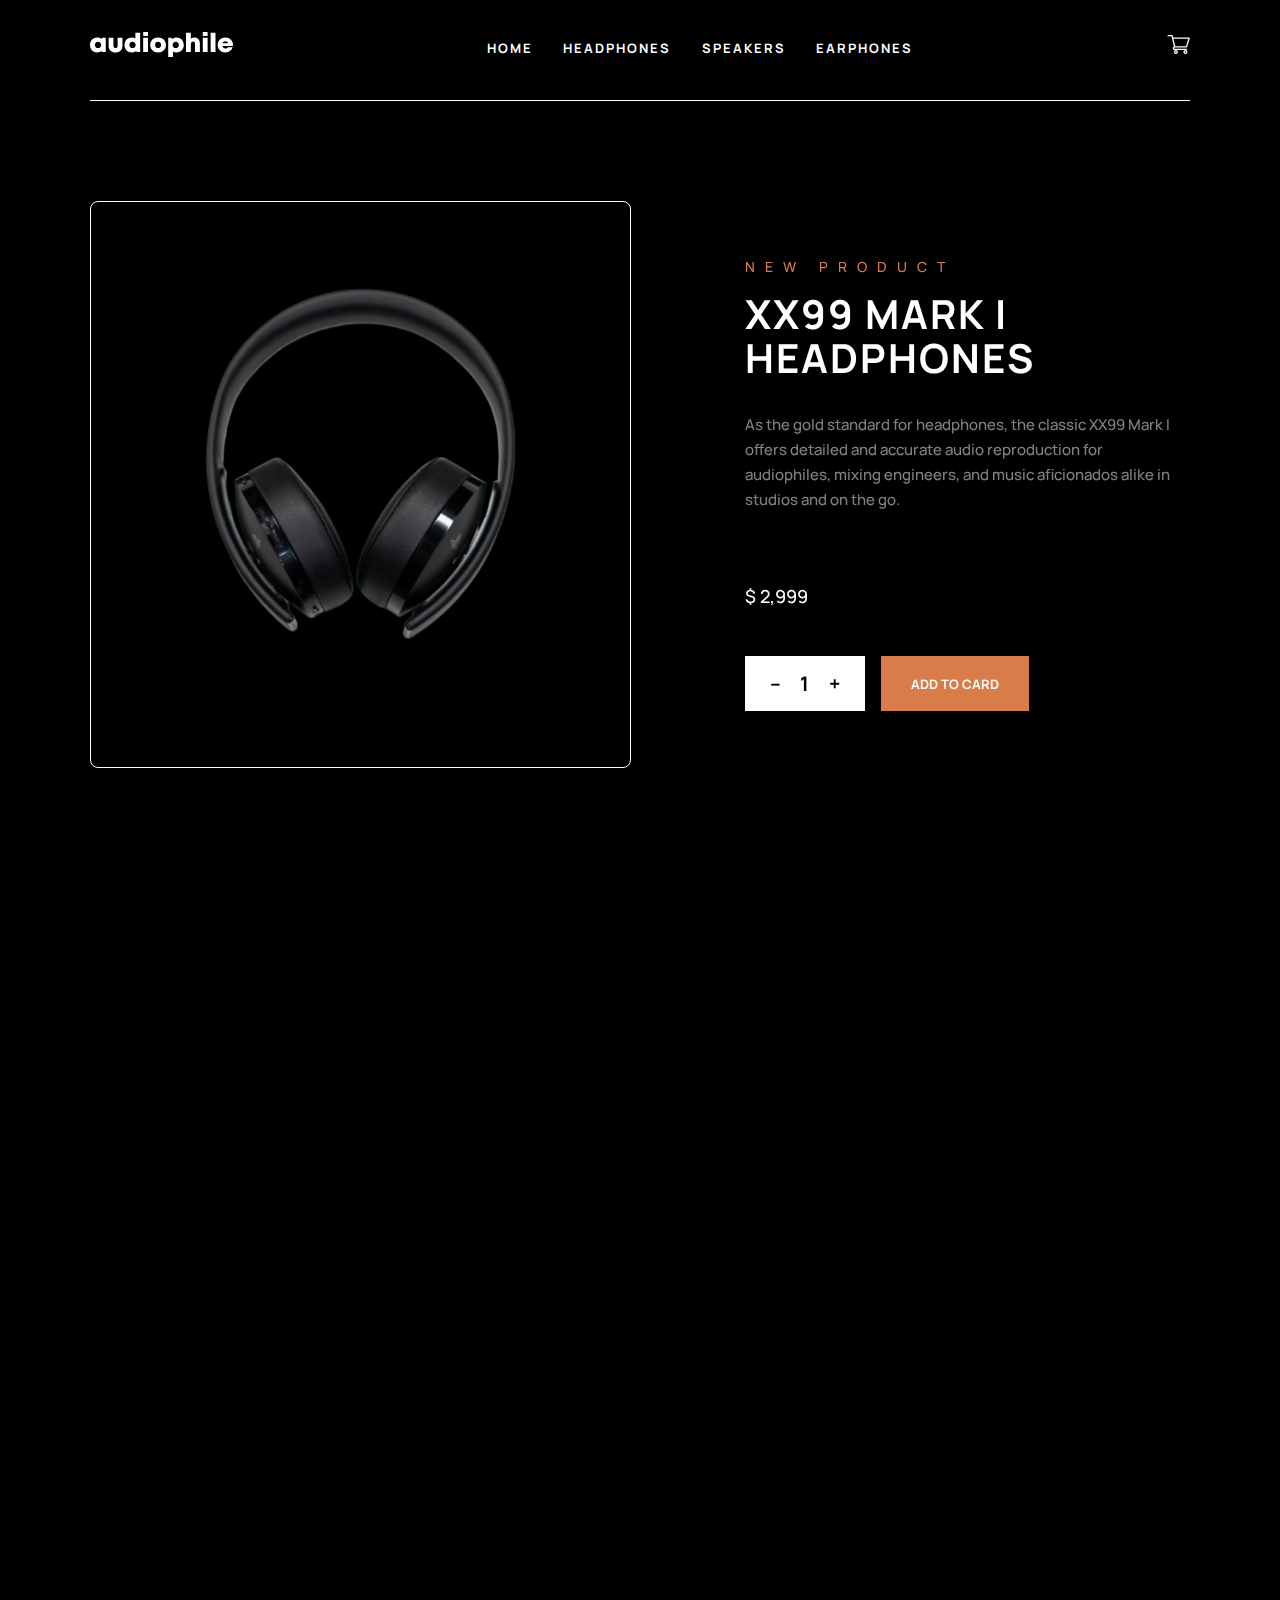
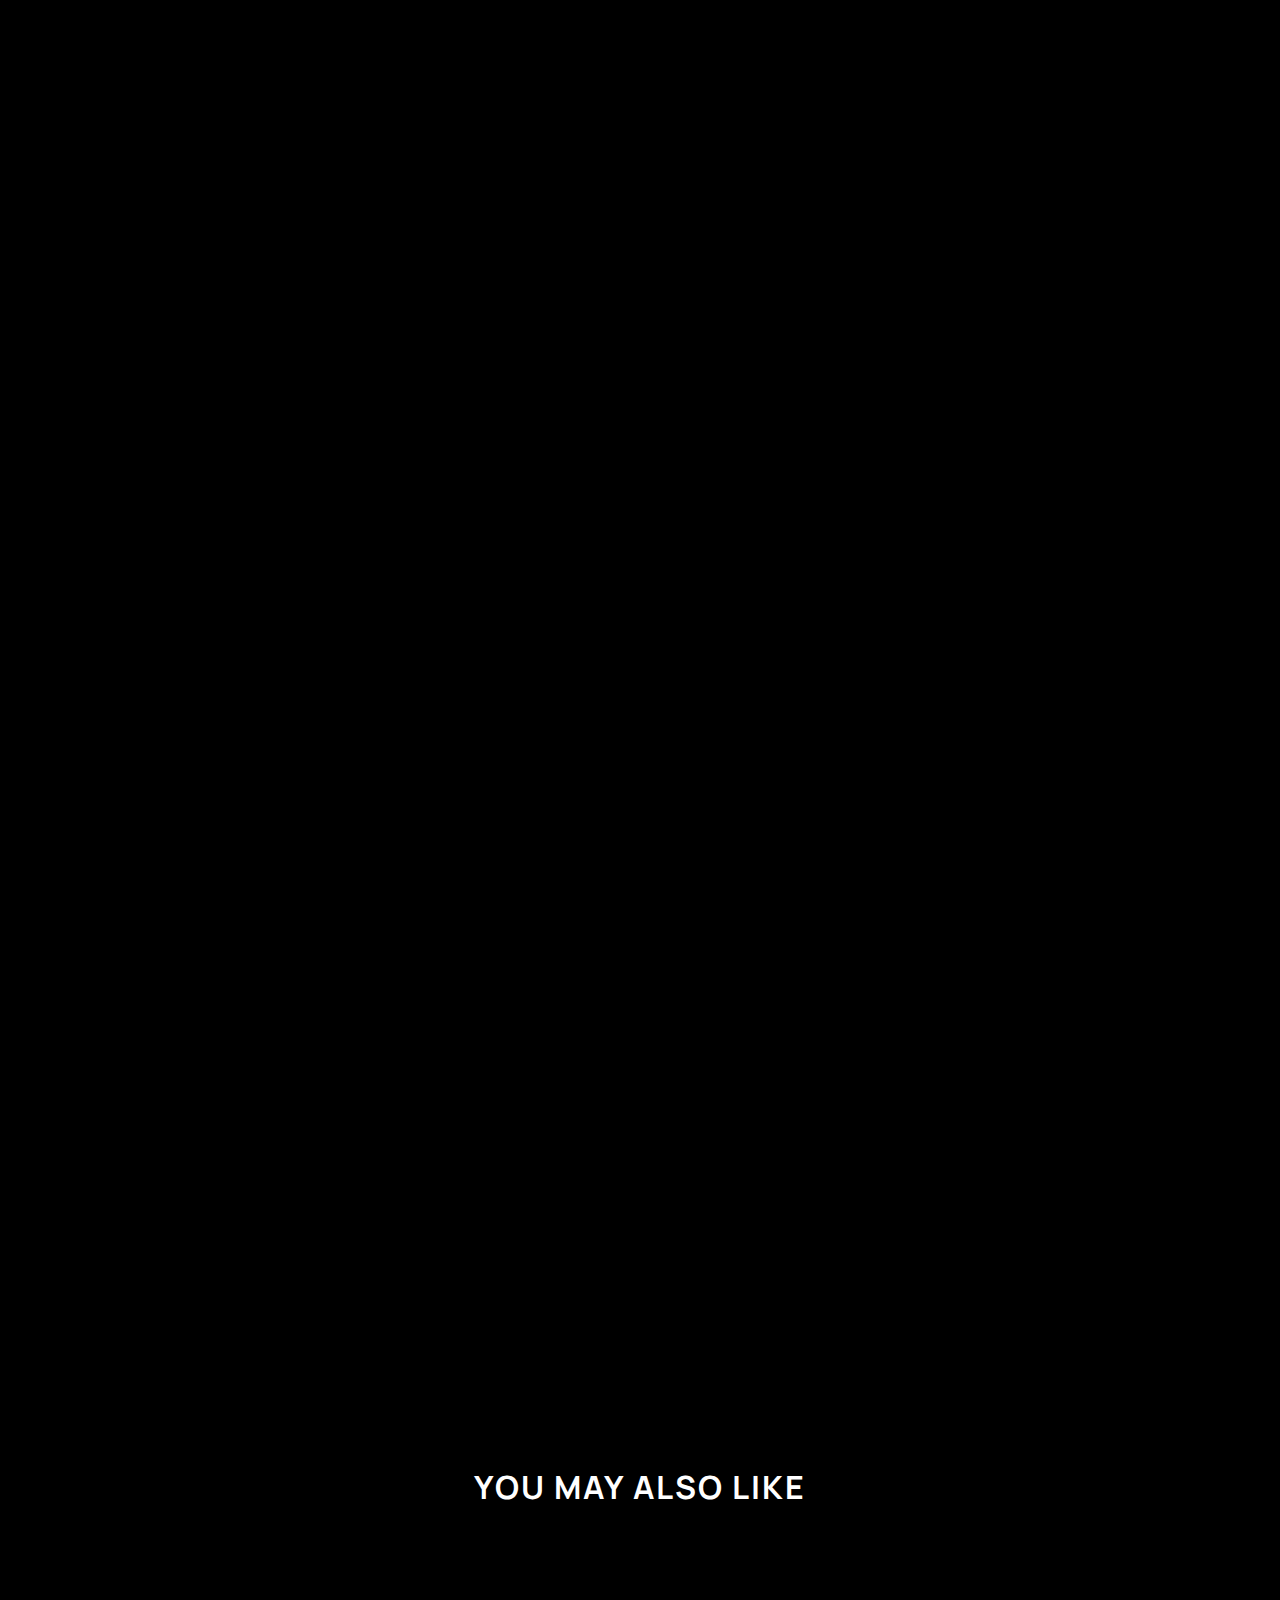
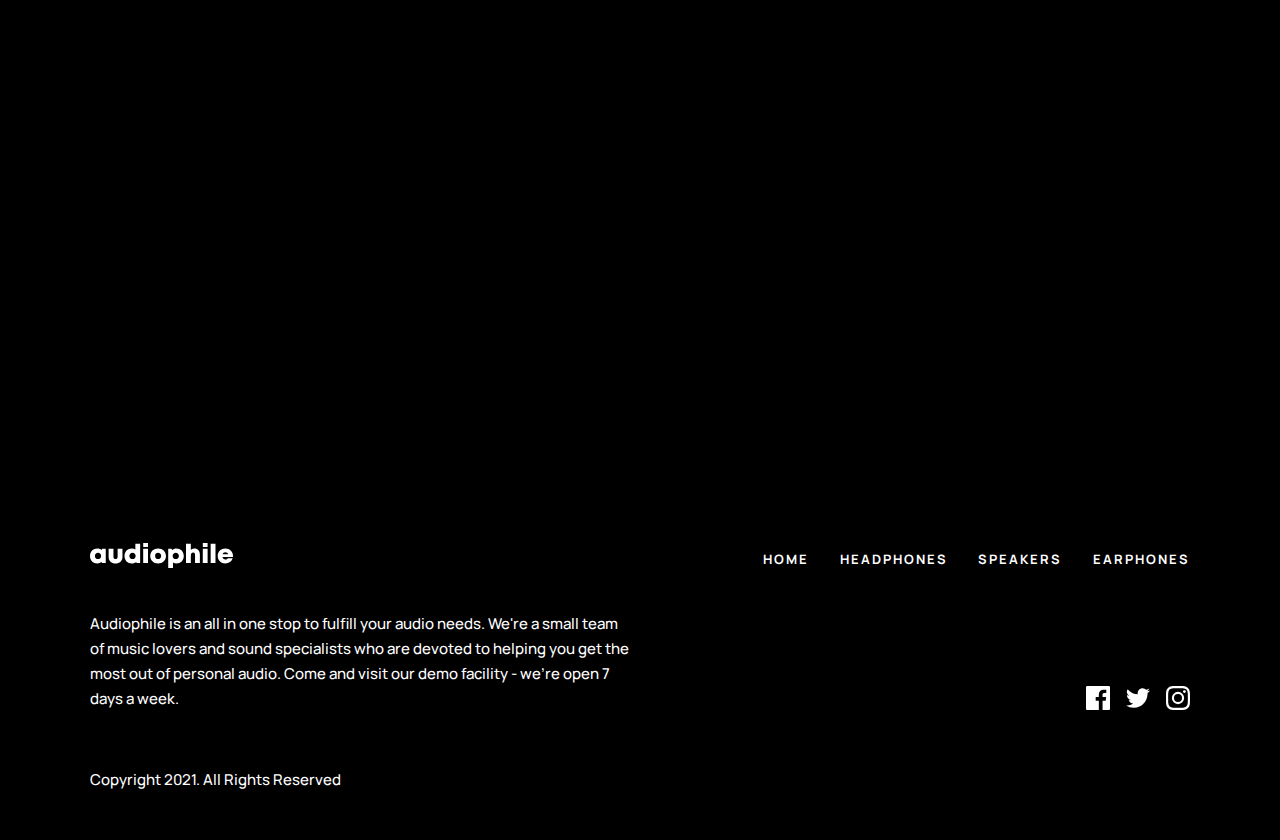
<file: xx-99-mark-I.html>
<!DOCTYPE html>
<html lang="en">
<head>
  <meta charset="UTF-8">
  <meta http-equiv="X-UA-Compatible" content="IE=edge">
  <meta name="viewport" content="width=device-width, initial-scale=1.0">
  <title>Document</title>
  <link href="./aos/aos.css" rel="stylesheet">
  <link rel="stylesheet" href="./scss/style.css">
</head>
<body>
  <header class="header">
    <nav class="header__nav">
      <div class="container">
        <div class="header__wrapper">
          <a href="index.html" class="header__logo-link">
            <img class="header__logo" width="143" height="25" src="./img/site-logo.svg" alt="">
          </a>
          <button type="button" class="header__burger-button">
            <img class="header__burger-img" width="16" height="16" src="./img/header-burger.svg" alt="" >
          </button>
          <ul class="header__list">
            <li class="header__item">
              <a href="index.html" class="header__link">
                Home
              </a>
            </li>
            <li class="header__item">
              <a href="headphone.html" class="header__link">
                HEADPHONES
              </a>
            </li>
            <li class="header__item">
              <a href="speakers.html" class="header__link">
                SPEAKERS
              </a>
            </li>
            <li class="header__item">
              <a href="earphone.html" class="header__link">
                EARPHONES
              </a>
            </li>
          </ul>
          <div class="header__karzinka">
            <img class="header__karzinka-icon" src="./img/karzinka.svg" alt="karzinka" width="23" height="20">
          </div>
        </div>
      </div>
    </nav>
  </header>
  
  <!-- BANNER SECTION -->
  
  
  <main class="main-section">
    <div class="container">
      <section class="modal-section">
        <div class="modal-section__modal-wrapper">
          <button class="modal-section__close-modal-button">&#10006</button>
          <h3 class="modal-section__header">aksiya</h3>
          <p class="modal-section__text"> Mahsulotimiz sertifikatlangan xizmatlar litsenziyaga ega hozir xarid qilsangiz 10% lik aksiya bor Lorem ipsum dolor, sit amet consectetur adipisicing elit. Animi sequi ipsa voluptatibus perspiciatis debitis distinctio quia praesentium qui a illum. </p>
          <h2 class="modal-section__clear">aksiya tugashiga</h2>
          <div class="modal-section__group">
            <div class="group">
              <span id="d"></span>
              <p>:</p>
              <span id="h"></span>
              <p>:</p>
              <span id="m"></span>
              <p>:</p>
              <span id="s"></span>
              <p>qoldi</p>
          </div>
        </div>
        <button class="modal-section__sale-button">sotib olish</button>
        </div>  
      </section>  
      <div class="main-section__sale">
        <section class="xx-99-headphone-sell">
          <div class="xx-99-headphone-sell__img-wrapper" data-aos="fade-zoom-in" data-aos-duration="1000">
            <img class="xx-99-headphone-sell__img" src="./img/xx99-headphone.svg" width="349" height="386" alt="zx-9-speaker">
          </div>
          <div class="xx-99-headphone-sell__text-content" data-aos="fade-up" data-aos-duration="1000">
            <p class="xx-99-headphone-sell__title">
              new product
            </p>
            <h2 class="xx-99-headphone-sell__header">
              XX99 Mark I Headphones</h2>
              <p class="xx-99-headphone-sell__text">
                As the gold standard for headphones, the classic XX99 Mark I offers detailed and accurate audio reproduction for audiophiles, mixing engineers, and music aficionados alike in studios and on the go. </p>
                <p class="xx-99-headphone-sell__money">$ 2,999
                </p>
                <div class="xx-99-headphone-sell__form">
                  <div class="xx-99-headphone-sell__num-wrapper">
                    <button class="xx-99-headphone-sell__minus">–</button>
                    <span type="text" class="xx-99-headphone-sell__value"></span>
                    <button class="xx-99-headphone-sell__plus">+</button>
                  </div>
                  <button href="#" class="xx-99-headphone-sell__link">add to card</button>
                </div>
              </div>
            </section>
            <div class="sale-wrapper">
              <div class="sale-wrapper__content">
                <div class="sale-wrapper__header-close">
                  <button class="sale-wrapper__close-card">&#10006;</button>
              <h4 class="sale-wrapper__header">
                card
              </h4>
                </div>
              <ul class="sale-wrapper__list">
                <li class="sale-wrapper__item">
                  <div class="sale-wrapper__box">
                    <div class="sale-wrapper__img-wrapper">
                      <img class="sale-wrapper__img" src="./img/xx99-headphone.svg" width="36" height="40" alt="">
                    </div>
                    <div class="sale-wrapper__text-content">
                      <h4 class="sale-wrapper__model-name">
                        XX99 MK II
                      </h4>
                      <span class="sale-wrapper__money">234234</span>
                    </div>
                    </div>
                </li>
                <li class="sale-wrapper__item">
                  <button class="sale-wrapper__minus">-</button>
                  <span class="sale-wrapper__num">1</span>
                  <button class="sale-wrapper__plus">+</button>
                </li>
              </ul>
              <ul class="sale-wrapper__list">
                <li class="sale-wrapper__item">
                  <div class="sale-wrapper__box">
                    <div class="sale-wrapper__img-wrapper">
                      <img class="sale-wrapper__img" src="./img/xx99-headphone.svg" width="36" height="40" alt="">
                    </div>
                    <div class="sale-wrapper__text-content">
                      <h4 class="sale-wrapper__model-name">
                        XX99 MK II
                      </h4>
                      <span class="sale-wrapper__money">234234</span>
                    </div>
                    </div>
                </li>
                <li class="sale-wrapper__item">
                  <button class="sale-wrapper__minus">-</button>
                  <span class="sale-wrapper__num">1</span>
                  <button class="sale-wrapper__plus">+</button>
                </li>
              </ul>
              <ul class="sale-wrapper__list">
                <li class="sale-wrapper__item">
                  <div class="sale-wrapper__box">
                    <div class="sale-wrapper__img-wrapper">
                      <img class="sale-wrapper__img" src="./img/xx99-headphone.svg" width="36" height="40" alt="">
                    </div>
                    <div class="sale-wrapper__text-content">
                      <h4 class="sale-wrapper__model-name">
                        XX99 MK II
                      </h4>
                      <span class="sale-wrapper__money">234234</span>
                    </div>
                    </div>
                </li>
                <li class="sale-wrapper__item">
                  <button class="sale-wrapper__minus">-</button>
                  <span class="sale-wrapper__num">1</span>
                  <button class="sale-wrapper__plus">+</button>
                </li>
              </ul>
              </div>
            </div>
            <section class="features">
              <div class="features__left-content" data-aos="fade-up" data-aos-duration="1000">
                <h2 class="features__left-header">
                  features
                </h2>
                <p class="features__left-text">
                  As the headphones all others are measured against, the XX99 Mark I demonstrates over five decades of audio expertise, redefining the critical listening experience. This pair of closed-back headphones are made of industrial, aerospace-grade materials to emphasize durability at a relatively light weight of 11 oz.
                  <br> <br>
                  From the handcrafted microfiber ear cushions to the robust metal headband with inner damping element, the components work together to deliver comfort and uncompromising sound. Its closed-back design delivers up to 27 dB of passive noise cancellation, reducing resonance by reflecting sound to a dedicated absorber. For connectivity, a specially tuned cable is included with a balanced gold connector.
                </p>
              </div>
              <div class="features__right-content" data-aos="fade-up" data-aos-duration="1000">
                <h2 class="features__right-header">
                  in the box
                </h2>
                <p class="features__right-list">
                   <span class="features__right-num">1x </span>  Headphone Unit</p>
                <p class="features__right-list">
                   <span class="features__right-num">2x </span> Replacement Earcups</p>
                <p class="features__right-list">
                   <span class="features__right-num">1x </span> User Manual</p>
                <p class="features__right-list">
                   <span class="features__right-num">1x </span> 3.5mm 5m Audio Cable</p>
                <p class="features__right-list">
                   <span class="features__right-num">1x </span> Travel Bag</p>
              </div>
            </section>
            
            <section class="features-img">
              <div class="features-img__img-wrapper">
                <img class="features-img__boy-img" src="./img/xx-99-mark-I-mikrofon.png" width="445" height="280" alt="" data-aos="flip-left" data-aos-duration="1000" >
                <img class="features-img__boy-img" width="445" height="280" src="./img/mark-I-watch.png" alt="" data-aos="flip-right" data-aos-duration="1000" >
              </div>
              <div class="features-img__large">
                <img src="./img/mark-I-light.png" alt="" width="635" height="592" class="features-img__large-img" data-aos="flip-left" data-aos-duration="1000">
              </div>
            </section>
  
            <section class="main-section__speakers-section">
              <ul class="main-section__speakers-section__list">
                <li class="main-section__speakers-section__item" data-aos="flip-right" data-aos-duration="1000">
                  <img class="main-section__speakers-section__headphone-img" src="./img/headphone.svg" width="123" height="160" alt="speaker">
                  <h3 class="main-section__speakers-section__headphone-header">
                    <a href="#" class="main-section__speakers-section__link">HEADPHONES</a>
                  </h3>
                  <a href="#" class="main-section__speakers-section__shop-link">shop</a>
                </li>
                <li class="main-section__speakers-section__item" data-aos="zoom-in" data-aos-duration="1000">
                  <img class="main-section__speakers-section__speakers-img" src="./img/speaker.svg" width="123" height="160" alt="speaker">
                  <h3 class="main-section__speakers-section__headphone-header">
                    <a href="#" class="main-section__speakers-section__link">SPEAKERS</a>
                  </h3>
                  <a href="#" class="main-section__speakers-section__shop-link">shop</a>
                </li>
                <li class="main-section__speakers-section__item" data-aos="flip-left" data-aos-duration="1000">
                  <img class="main-section__speakers-section__earphone-img" src="./img/earphone.svg" width="123" height="160" alt="speaker">
                  <h3 class="main-section__speakers-section__headphone-header">
                    <a href="#" class="main-section__speakers-section__link">EARPHONES</a>
                  </h3>
                  <a href="#" class="main-section__speakers-section__shop-link">shop</a>
                </li>
              </ul>
            </section>
            
            <section class="boy-section">
              <div class="boy-section__text-content" data-aos="zoom-in-down" data-aos-duration="1000">
                <h2 class="boy-section__header">
                  Bringing you the <span class="boy-section__gold-font">best</span> audio gear
                </h2>
                <p class="boy-section__text">
                  Located at the heart of New York City, Audiophile is the premier store for high end headphones, earphones, speakers, and audio accessories. We have a large showroom and luxury demonstration rooms available for you to browse and experience a wide range of our products. Stop by our store to meet some of the fantastic people who make Audiophile the best place to buy your portable audio equipment.
                </p>
              </div>
              <div class="boy-section__img-wrapper" data-aos="zoom-in-up" data-aos-duration="1000">
                <img class="boy-section__img" width="540" height="588" src="./img/boy.png" alt="boy">
              </div>
            </section>
  
            <section class="like-section">
              <h2 class="like-section__title">
                you may also like
              </h2>
              <ul class="like-section__list" data-aos="zoom-in" data-aos-duration="1000">
                <li class="like-section__item">
                  <a href="xx-99-mark-II.html" class="like section__link">
                    <div class="like-section__img-wrapper">
                      <img class="like-section__img" width="148" height="133" src="./img//xx99-headphone.svg" alt="">
                    </div>
                    <h2 class="like-section__header">
                      XX99 MARK II
                    </h2>
                    <a class="like-section__see-link" href="xx-99-mark-II.html">
                      see products
                    </a>
                  </a>
                </li>
                <li class="like-section__item">
                  <a href="xx-59-headphone.html" class="like section__link">
                    <div class="like-section__img-wrapper">
                      <img class="like-section__img" width="148" height="133" src="./img/xx59-heaphone.svg" alt="">
                    </div>
                    <h2 class="like-section__header">
                      xx59
                    </h2>
                    <a class="like-section__see-link" href="xx-59-headphone.html">
                      see products
                    </a>
                  </a>
                </li>
                <li class="like-section__item">
                  <a href="zx-9-speaker.html" class="like section__link">
                    <div class="like-section__img-wrapper">
                      <img class="like-section__img" width="148" height="133" src="./img/zx-9-speaker.png" alt="">
                    </div>
                    <h2 class="like-section__header">
                      ZX9 SPEAKER
                    </h2>
                    <a class="like-section__see-link" href="zx-9-speaker.html">
                      see products
                    </a>
                  </a>
                </li>
              </ul>
            </section>
            
      </div>
          <!-- ZX - 9 SPEKER -->
          
        </div>
      </main>
      
      <footer class="footer">
        <div class="container">
          <div class="footer__top">
            <div class="footer__top-logo-wrapper">
              <img class="footer__top-logo" src="./img/site-logo.svg" alt="" width="143" height="125">
            </div>
            <ul class="footer__top-list">
              <li class="footer__top-item">
                <a href="index.html" class="footer__top-link">home</a>
              </li>
              <li class="footer__top-item">
                <a href="headphone.html" class="footer__top-link">headphones</a>
              </li>
              <li class="footer__top-item">
                <a href="speakers.html" class="footer__top-link">speakers</a>
              </li>
              <li class="footer__top-item">
                <a href="earphone.html" class="footer__top-link">earphones</a>
              </li>
            </ul>
          </div>
          <div class="footer__bottom">
            <div class="footer__bottom-text-content">
              <p class="footer__bottom-top-text">
                Audiophile is an all in one stop to fulfill your audio needs. We're a small team of music lovers and sound specialists who are devoted to helping you get the most out of personal audio. Come and visit our demo facility - we're open 7 days a week.
              </p>
              <p class="footer__bottom-bottom-text">
                Copyright 2021. All Rights Reserved
              </p>
            </div>
            <ul class="footer__bottom-icon-list">
              <li class="footer__bottom-icon-item">
                <a href="#" class="footer__bottom-icon-link">
                  <svg width="24" height="24" class="footer__bottom-icon-facebook" fill="#fff" xmlns="http://www.w3.org/2000/svg"><path d="M22.675 0H1.325C.593 0 0 .593 0 1.325v21.351C0 23.407.593 24 1.325 24H12.82v-9.294H9.692v-3.622h3.128V8.413c0-3.1 1.893-4.788 4.659-4.788 1.325 0 2.463.099 2.795.143v3.24l-1.918.001c-1.504 0-1.795.715-1.795 1.763v2.313h3.587l-.467 3.622h-3.12V24h6.116c.73 0 1.323-.593 1.323-1.325V1.325C24 .593 23.407 0 22.675 0Z"/></svg>
                </a>
              </li>
              <li class="footer__bottom-icon-item">
                <a href="#" class="footer__bottom-icon-link">
                  <svg width="24" height="20" class="footer__bottom-icon-facebook" fill="#fff" xmlns="http://www.w3.org/2000/svg"><path d="M24 2.557a9.83 9.83 0 0 1-2.828.775A4.932 4.932 0 0 0 23.337.608a9.864 9.864 0 0 1-3.127 1.195A4.916 4.916 0 0 0 16.616.248c-3.179 0-5.515 2.966-4.797 6.045A13.978 13.978 0 0 1 1.671 1.149a4.93 4.93 0 0 0 1.523 6.574 4.903 4.903 0 0 1-2.229-.616c-.054 2.281 1.581 4.415 3.949 4.89a4.935 4.935 0 0 1-2.224.084 4.928 4.928 0 0 0 4.6 3.419A9.9 9.9 0 0 1 0 17.54a13.94 13.94 0 0 0 7.548 2.212c9.142 0 14.307-7.721 13.995-14.646A10.025 10.025 0 0 0 24 2.557Z"/></svg>
                </a>
              </li>
              <li class="footer__bottom-icon-item">
                <a href="#" class="footer__bottom-icon-link">
                  <svg width="24" height="24" class="footer__bottom-icon-facebook" fill="#fff" xmlns="http://www.w3.org/2000/svg"><path fill-rule="evenodd" clip-rule="evenodd" d="M12 0C8.741 0 8.333.014 7.053.072 2.695.272.273 2.69.073 7.052.014 8.333 0 8.741 0 12c0 3.259.014 3.668.072 4.948.2 4.358 2.618 6.78 6.98 6.98C8.333 23.986 8.741 24 12 24c3.259 0 3.668-.014 4.948-.072 4.354-.2 6.782-2.618 6.979-6.98.059-1.28.073-1.689.073-4.948 0-3.259-.014-3.667-.072-4.947-.196-4.354-2.617-6.78-6.979-6.98C15.668.014 15.259 0 12 0Zm0 2.163c3.204 0 3.584.012 4.85.07 3.252.148 4.771 1.691 4.919 4.919.058 1.265.069 1.645.069 4.849 0 3.205-.012 3.584-.069 4.849-.149 3.225-1.664 4.771-4.919 4.919-1.266.058-1.644.07-4.85.07-3.204 0-3.584-.012-4.849-.07-3.26-.149-4.771-1.699-4.919-4.92-.058-1.265-.07-1.644-.07-4.849 0-3.204.013-3.583.07-4.849.149-3.227 1.664-4.771 4.919-4.919 1.266-.057 1.645-.069 4.849-.069ZM5.838 12a6.162 6.162 0 1 1 12.324 0 6.162 6.162 0 0 1-12.324 0ZM12 16a4 4 0 1 1 0-8 4 4 0 0 1 0 8Zm4.965-10.405a1.44 1.44 0 1 1 2.881.001 1.44 1.44 0 0 1-2.881-.001Z"/></svg>
                  
                </a>
              </li>
            </ul>
          </div>
        </div>
      </footer>
      <script src="./aos/aos.js"></script>
      <script src="./aos.js"></script>
      <script src="./script.js"></script>
    </body>
    </html>
</file>
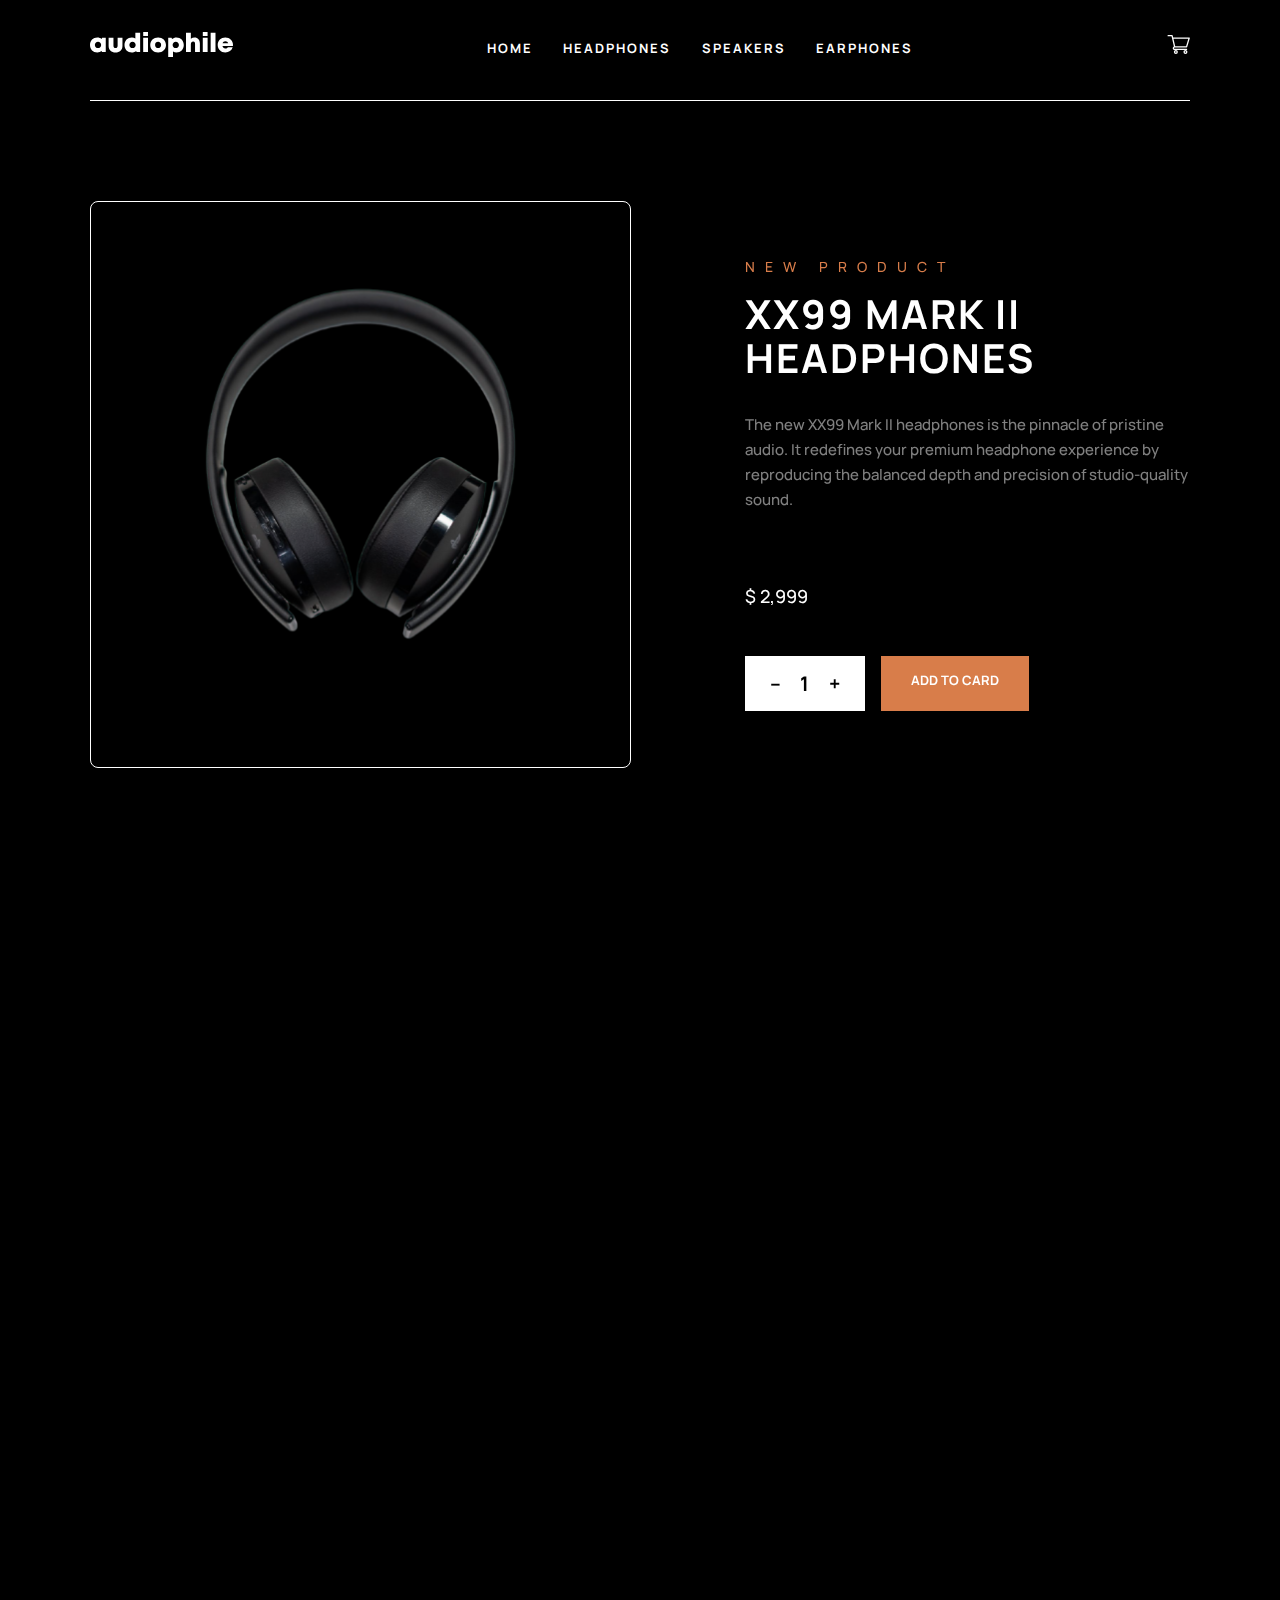
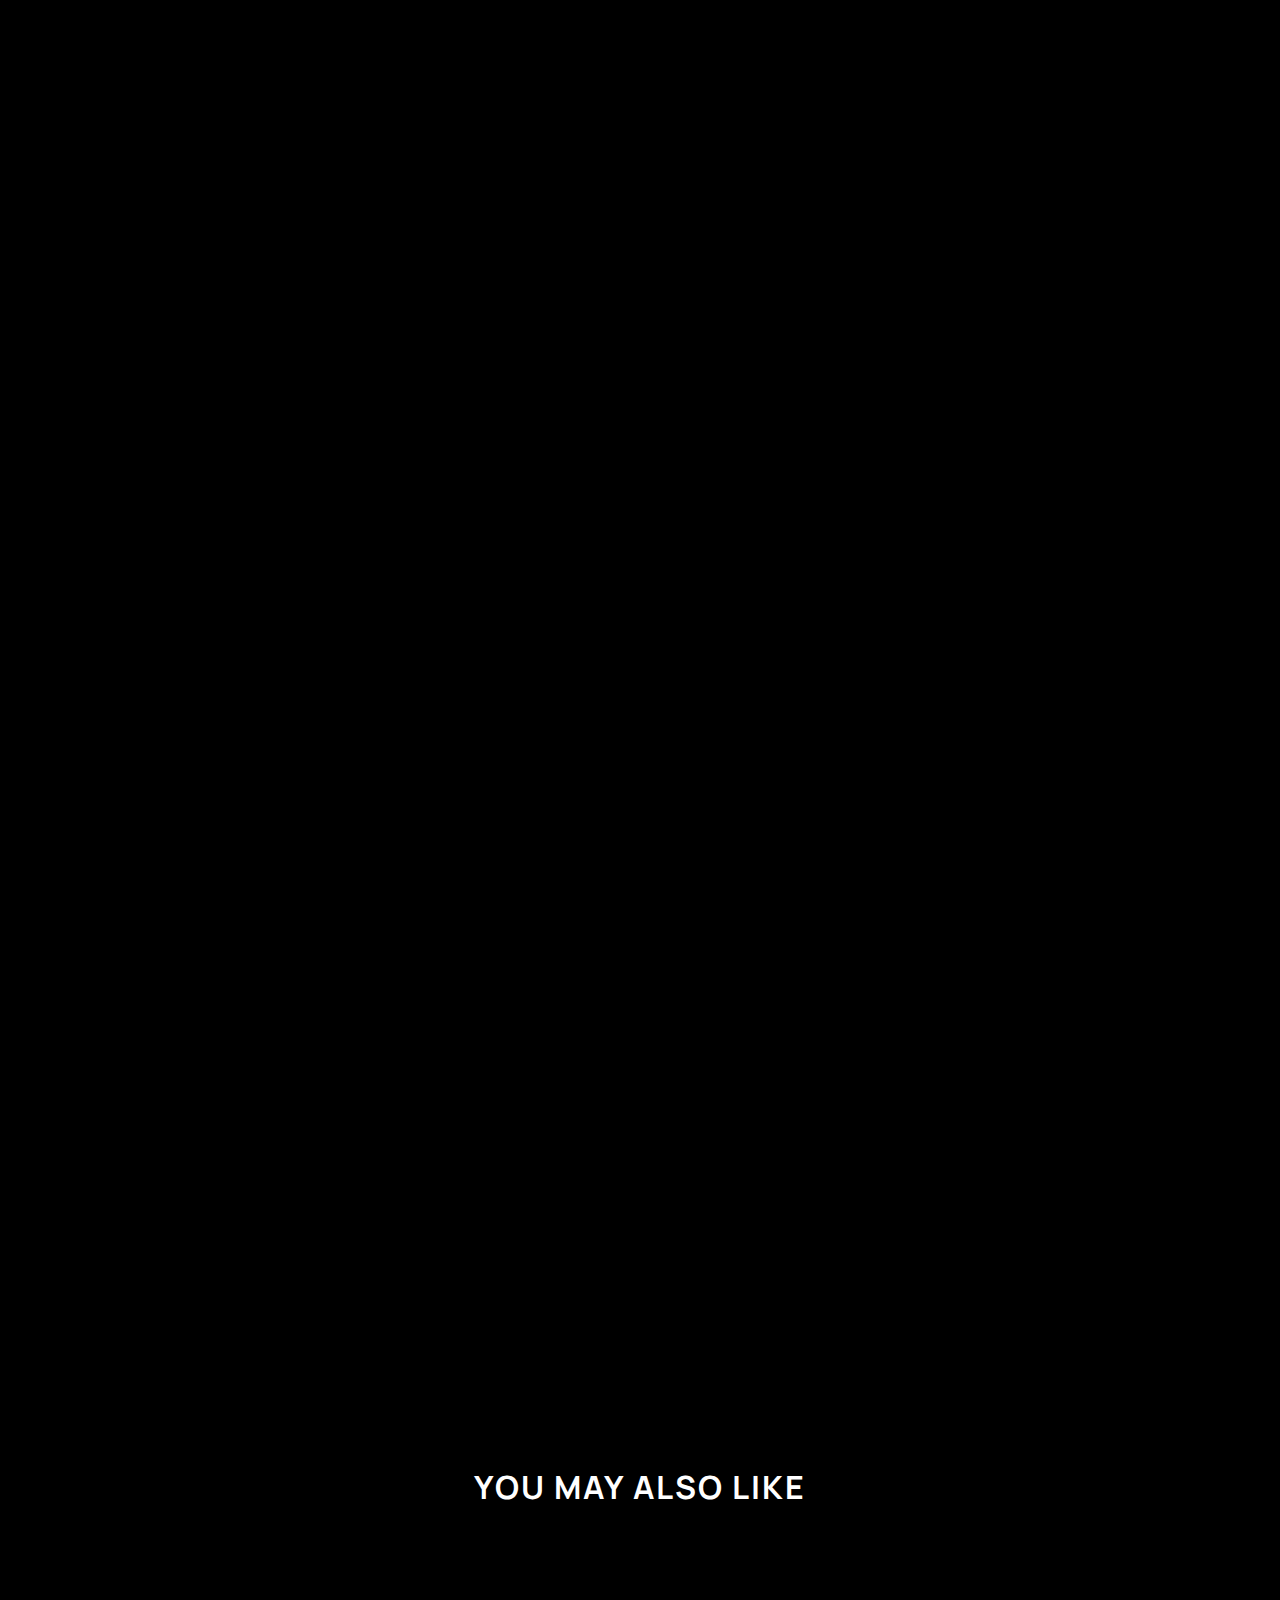
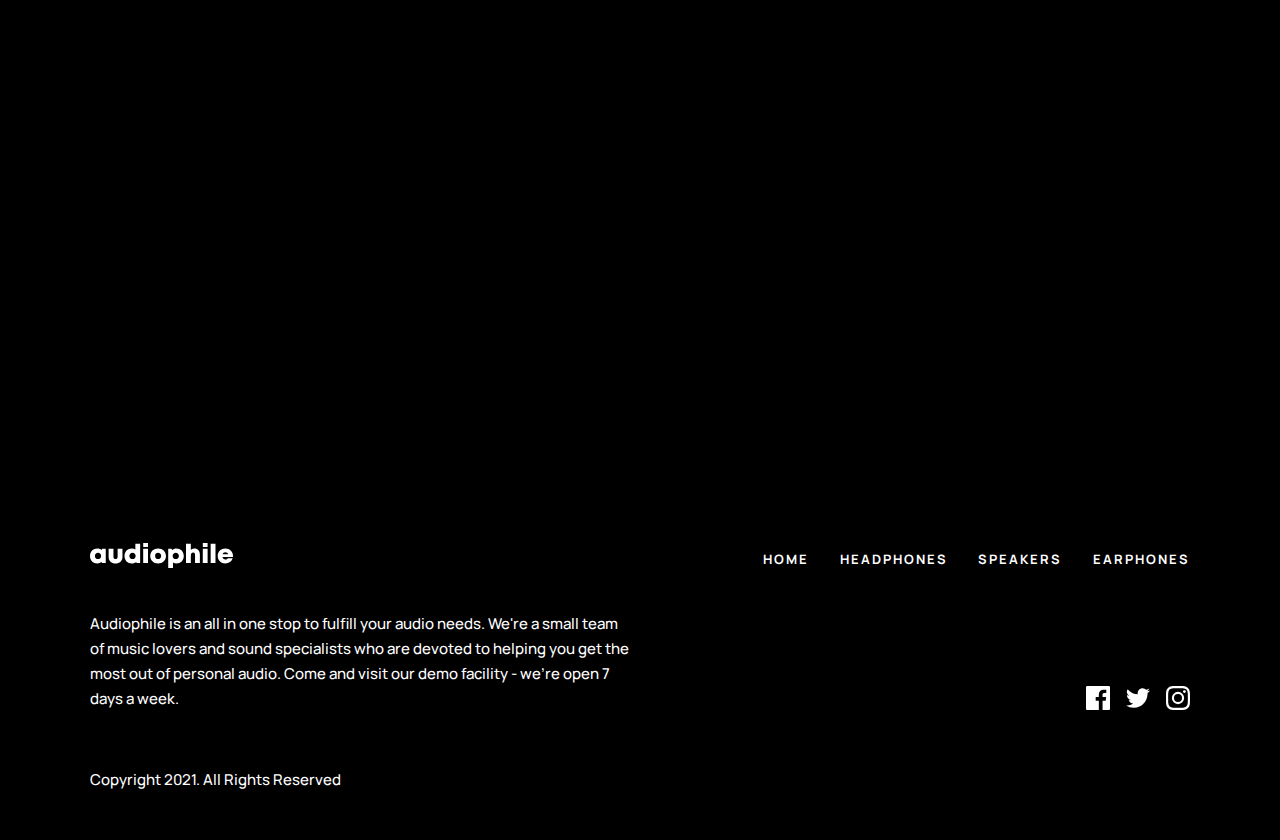
<file: xx-99-mark-II.html>
<!DOCTYPE html>
<html lang="en">
<head>
  <meta charset="UTF-8">
  <meta http-equiv="X-UA-Compatible" content="IE=edge">
  <meta name="viewport" content="width=device-width, initial-scale=1.0">
  <title>Document</title>
  <link href="./aos/aos.css" rel="stylesheet">
  <link rel="stylesheet" href="./scss/style.css">
</head>
<body>
  <header class="header">
    <nav class="header__nav">
      <div class="container">
        <div class="header__wrapper">
          <a href="index.html" class="header__logo-link">
            <img class="header__logo" width="143" height="25" src="./img/site-logo.svg" alt="">
          </a>
          <button type="button" class="header__burger-button">
            <img class="header__burger-img" width="16" height="16" src="./img/header-burger.svg" alt="" >
          </button>
          <ul class="header__list">
            <li class="header__item">
              <a href="index.html" class="header__link">
                Home
              </a>
            </li>
            <li class="header__item">
              <a href="headphone.html" class="header__link">
                HEADPHONES
              </a>
            </li>
            <li class="header__item">
              <a href="speakers.html" class="header__link">
                SPEAKERS
              </a>
            </li>
            <li class="header__item">
              <a href="earphone.html" class="header__link">
                EARPHONES
              </a>
            </li>
          </ul>
          <div class="header__karzinka">
            <img class="header__karzinka-icon" src="./img/karzinka.svg" alt="karzinka" width="23" height="20">
          </div>
        </div>
      </div>
    </nav>
  </header>
  
  <!-- BANNER SECTION -->
  
  
  <main class="main-section">
    <div class="container">
      <div class="main-section__sale">
        <section class="xx-99-headphone-sell">
          <div class="xx-99-headphone-sell__img-wrapper" data-aos="fade-zoom-in" data-aos-duration="1000">
            <img class="xx-99-headphone-sell__img" src="./img/xx99-headphone.svg" width="349" height="386" alt="zx-9-speaker">
          </div>
          <div class="xx-99-headphone-sell__text-content" data-aos="fade-up" data-aos-duration="1000">
            <p class="xx-99-headphone-sell__title">
              new product
            </p>
            <h2 class="xx-99-headphone-sell__header">
              XX99 Mark II Headphones</h2>
              <p class="xx-99-headphone-sell__text">
                The new XX99 Mark II headphones is the pinnacle of pristine audio. It redefines your premium headphone experience by reproducing the balanced depth and precision of studio-quality sound.</p>
                <p class="xx-99-headphone-sell__money">$ 2,999
                </p>
                <div action="https://echo.htmlacademy.ru" class="xx-99-headphone-sell__form">
                  <div class="xx-99-headphone-sell__num-wrapper">
                    <button class="xx-99-headphone-sell__minus">–</button>
                    <span type="text" class="xx-99-headphone-sell__value"></span>
                    <button class="xx-99-headphone-sell__plus">+</button>
                  </div>
                  <a href="#" class="xx-99-headphone-sell__link">add to card</a>
                </div>
              </div>
            </section>
            <div class="sale-wrapper">
              <div class="sale-wrapper__content">
                <div class="sale-wrapper__header-close">
                  <button class="sale-wrapper__close-card">&#10006;</button>
              <h4 class="sale-wrapper__header">
                card
              </h4>
                </div>
              <ul class="sale-wrapper__list">
                <li class="sale-wrapper__item">
                  <div class="sale-wrapper__box">
                    <div class="sale-wrapper__img-wrapper">
                      <img class="sale-wrapper__img" src="./img/xx99-headphone.svg" width="36" height="40" alt="">
                    </div>
                    <div class="sale-wrapper__text-content">
                      <h4 class="sale-wrapper__model-name">
                        XX99 MK II
                      </h4>
                      <span class="sale-wrapper__money">234234</span>
                    </div>
                    </div>
                </li>
                <li class="sale-wrapper__item">
                  <button class="sale-wrapper__minus">-</button>
                  <span class="sale-wrapper__num">1</span>
                  <button class="sale-wrapper__plus">+</button>
                </li>
              </ul>
              <ul class="sale-wrapper__list">
                <li class="sale-wrapper__item">
                  <div class="sale-wrapper__box">
                    <div class="sale-wrapper__img-wrapper">
                      <img class="sale-wrapper__img" src="./img/xx99-headphone.svg" width="36" height="40" alt="">
                    </div>
                    <div class="sale-wrapper__text-content">
                      <h4 class="sale-wrapper__model-name">
                        XX99 MK II
                      </h4>
                      <span class="sale-wrapper__money">234234</span>
                    </div>
                    </div>
                </li>
                <li class="sale-wrapper__item">
                  <button class="sale-wrapper__minus">-</button>
                  <span class="sale-wrapper__num">1</span>
                  <button class="sale-wrapper__plus">+</button>
                </li>
              </ul>
              <ul class="sale-wrapper__list">
                <li class="sale-wrapper__item">
                  <div class="sale-wrapper__box">
                    <div class="sale-wrapper__img-wrapper">
                      <img class="sale-wrapper__img" src="./img/xx99-headphone.svg" width="36" height="40" alt="">
                    </div>
                    <div class="sale-wrapper__text-content">
                      <h4 class="sale-wrapper__model-name">
                        XX99 MK II
                      </h4>
                      <span class="sale-wrapper__money">234234</span>
                    </div>
                    </div>
                </li>
                <li class="sale-wrapper__item">
                  <button class="sale-wrapper__minus">-</button>
                  <span class="sale-wrapper__num">1</span>
                  <button class="sale-wrapper__plus">+</button>
                </li>
              </ul>
              </div>
            </div>
            <section class="features">
              <div class="features__left-content" data-aos="fade-up" data-aos-duration="1000">
                <h2 class="features__left-header">
                  features
                </h2>
                <p class="features__left-text">
                  Featuring a genuine leather head strap and premium earcups, these headphones deliver superior comfort for those who like to enjoy endless listening. It includes intuitive controls designed for any situation. Whether you’re taking a business call or just in your own personal space, the auto on/off and pause features ensure that you’ll never miss a beat.
                  <br> <br>
                  The advanced Active Noise Cancellation with built-in equalizer allow you to experience your audio world on your terms. It lets you enjoy your audio in peace, but quickly interact with your surroundings when you need to. Combined with Bluetooth 5. 0 compliant connectivity and 17 hour battery life, the XX99 Mark II headphones gives you superior sound, cutting-edge technology, and a modern design aesthetic.
                </p>
              </div>
              <div class="features__right-content" data-aos="fade-up" data-aos-duration="1000">
                <h2 class="features__right-header">
                  in the box
                </h2>
                <p class="features__right-list">
                   <span class="features__right-num">1x </span>  Headphone Unit</p>
                <p class="features__right-list">
                   <span class="features__right-num">2x </span> Replacement Earcups</p>
                <p class="features__right-list">
                   <span class="features__right-num">1x </span> User Manual</p>
                <p class="features__right-list">
                   <span class="features__right-num">1x </span> 3.5mm 5m Audio Cable</p>
                <p class="features__right-list">
                   <span class="features__right-num">1x </span> Travel Bag</p>
              </div>
            </section>
            
            <section class="features-img">
              <div class="features-img__img-wrapper">
                <img class="features-img__boy-img" src="./img/boy-headphone.png" width="445" height="280" alt="" data-aos="flip-left" data-aos-duration="1000" >
                <img class="features-img__boy-img" width="445" height="280" src="./img/mobile-headphone.png" alt="" data-aos="flip-right" data-aos-duration="1000" >
              </div>
              <div class="features-img__large">
                <img src="./img/large-heaphone.png" alt="" width="635" height="592" class="features-img__large-img" data-aos="flip-left" data-aos-duration="1000">
              </div>
            </section>
  
            <section class="main-section__speakers-section">
              <ul class="main-section__speakers-section__list">
                <li class="main-section__speakers-section__item" data-aos="flip-right" data-aos-duration="1000">
                  <img class="main-section__speakers-section__headphone-img" src="./img/headphone.svg" width="123" height="160" alt="speaker">
                  <h3 class="main-section__speakers-section__headphone-header">
                    <a href="#" class="main-section__speakers-section__link">HEADPHONES</a>
                  </h3>
                  <a href="#" class="main-section__speakers-section__shop-link">shop</a>
                </li>
                <li class="main-section__speakers-section__item" data-aos="zoom-in" data-aos-duration="1000">
                  <img class="main-section__speakers-section__speakers-img" src="./img/speaker.svg" width="123" height="160" alt="speaker">
                  <h3 class="main-section__speakers-section__headphone-header">
                    <a href="#" class="main-section__speakers-section__link">SPEAKERS</a>
                  </h3>
                  <a href="#" class="main-section__speakers-section__shop-link">shop</a>
                </li>
                <li class="main-section__speakers-section__item" data-aos="flip-left" data-aos-duration="1000">
                  <img class="main-section__speakers-section__earphone-img" src="./img/earphone.svg" width="123" height="160" alt="speaker">
                  <h3 class="main-section__speakers-section__headphone-header">
                    <a href="#" class="main-section__speakers-section__link">EARPHONES</a>
                  </h3>
                  <a href="#" class="main-section__speakers-section__shop-link">shop</a>
                </li>
              </ul>
            </section>
            
            <section class="boy-section">
              <div class="boy-section__text-content" data-aos="zoom-in-down" data-aos-duration="1000">
                <h2 class="boy-section__header">
                  Bringing you the <span class="boy-section__gold-font">best</span> audio gear
                </h2>
                <p class="boy-section__text">
                  Located at the heart of New York City, Audiophile is the premier store for high end headphones, earphones, speakers, and audio accessories. We have a large showroom and luxury demonstration rooms available for you to browse and experience a wide range of our products. Stop by our store to meet some of the fantastic people who make Audiophile the best place to buy your portable audio equipment.
                </p>
              </div>
              <div class="boy-section__img-wrapper" data-aos="zoom-in-up" data-aos-duration="1000">
                <img class="boy-section__img" width="540" height="588" src="./img/boy.png" alt="boy">
              </div>
            </section>
  
            <section class="like-section">
              <h2 class="like-section__title">
                you may also like
              </h2>
              <ul class="like-section__list" data-aos="zoom-in" data-aos-duration="1000">
                <li class="like-section__item">
                  <a href="xx-99-mark-I.html" class="like section__link">
                    <div class="like-section__img-wrapper">
                      <img class="like-section__img" width="148" height="133" src="./img/xx99-headphone-back.svg" alt="">
                    </div>
                    <h2 class="like-section__header">
                      XX99 MARK I
                    </h2>
                    <a class="like-section__see-link" href="xx-99-mark-I.html">
                      see products
                    </a>
                  </a>
                </li>
                <li class="like-section__item">
                  <a href="xx-59-headphone.html" class="like section__link">
                    <div class="like-section__img-wrapper">
                      <img class="like-section__img" width="148" height="133" src="./img/xx59-heaphone.svg" alt="">
                    </div>
                    <h2 class="like-section__header">
                      xx59
                    </h2>
                    <a class="like-section__see-link" href="xx-59-headphone.html">
                      see products
                    </a>
                  </a>
                </li>
                <li class="like-section__item">
                  <a href="zx-9-speaker.html" class="like section__link">
                    <div class="like-section__img-wrapper">
                      <img class="like-section__img" width="148" height="133" src="./img/zx-9-speaker.png" alt="">
                    </div>
                    <h2 class="like-section__header">
                      ZX9 SPEAKER
                    </h2>
                    <a class="like-section__see-link" href="zx-9-speaker.html">
                      see products
                    </a>
                  </a>
                </li>
              </ul>
            </section>
            
            <!-- ZX - 9 SPEKER -->
            
      </div>
        </div>
      </main>
      
      <footer class="footer">
        <div class="container">
          <div class="footer__top">
            <div class="footer__top-logo-wrapper">
              <img class="footer__top-logo" src="./img/site-logo.svg" alt="" width="143" height="125">
            </div>
            <ul class="footer__top-list">
              <li class="footer__top-item">
                <a href="index.html" class="footer__top-link">home</a>
              </li>
              <li class="footer__top-item">
                <a href="headphone.html" class="footer__top-link">headphones</a>
              </li>
              <li class="footer__top-item">
                <a href="speakers.html" class="footer__top-link">speakers</a>
              </li>
              <li class="footer__top-item">
                <a href="earphone.html" class="footer__top-link">earphones</a>
              </li>
            </ul>
          </div>
          <div class="footer__bottom">
            <div class="footer__bottom-text-content">
              <p class="footer__bottom-top-text">
                Audiophile is an all in one stop to fulfill your audio needs. We're a small team of music lovers and sound specialists who are devoted to helping you get the most out of personal audio. Come and visit our demo facility - we're open 7 days a week.
              </p>
              <p class="footer__bottom-bottom-text">
                Copyright 2021. All Rights Reserved
              </p>
            </div>
            <ul class="footer__bottom-icon-list">
              <li class="footer__bottom-icon-item">
                <a href="#" class="footer__bottom-icon-link">
                  <svg width="24" height="24" class="footer__bottom-icon-facebook" fill="#fff" xmlns="http://www.w3.org/2000/svg"><path d="M22.675 0H1.325C.593 0 0 .593 0 1.325v21.351C0 23.407.593 24 1.325 24H12.82v-9.294H9.692v-3.622h3.128V8.413c0-3.1 1.893-4.788 4.659-4.788 1.325 0 2.463.099 2.795.143v3.24l-1.918.001c-1.504 0-1.795.715-1.795 1.763v2.313h3.587l-.467 3.622h-3.12V24h6.116c.73 0 1.323-.593 1.323-1.325V1.325C24 .593 23.407 0 22.675 0Z"/></svg>
                </a>
              </li>
              <li class="footer__bottom-icon-item">
                <a href="#" class="footer__bottom-icon-link">
                  <svg width="24" height="20" class="footer__bottom-icon-facebook" fill="#fff" xmlns="http://www.w3.org/2000/svg"><path d="M24 2.557a9.83 9.83 0 0 1-2.828.775A4.932 4.932 0 0 0 23.337.608a9.864 9.864 0 0 1-3.127 1.195A4.916 4.916 0 0 0 16.616.248c-3.179 0-5.515 2.966-4.797 6.045A13.978 13.978 0 0 1 1.671 1.149a4.93 4.93 0 0 0 1.523 6.574 4.903 4.903 0 0 1-2.229-.616c-.054 2.281 1.581 4.415 3.949 4.89a4.935 4.935 0 0 1-2.224.084 4.928 4.928 0 0 0 4.6 3.419A9.9 9.9 0 0 1 0 17.54a13.94 13.94 0 0 0 7.548 2.212c9.142 0 14.307-7.721 13.995-14.646A10.025 10.025 0 0 0 24 2.557Z"/></svg>
                </a>
              </li>
              <li class="footer__bottom-icon-item">
                <a href="#" class="footer__bottom-icon-link">
                  <svg width="24" height="24" class="footer__bottom-icon-facebook" fill="#fff" xmlns="http://www.w3.org/2000/svg"><path fill-rule="evenodd" clip-rule="evenodd" d="M12 0C8.741 0 8.333.014 7.053.072 2.695.272.273 2.69.073 7.052.014 8.333 0 8.741 0 12c0 3.259.014 3.668.072 4.948.2 4.358 2.618 6.78 6.98 6.98C8.333 23.986 8.741 24 12 24c3.259 0 3.668-.014 4.948-.072 4.354-.2 6.782-2.618 6.979-6.98.059-1.28.073-1.689.073-4.948 0-3.259-.014-3.667-.072-4.947-.196-4.354-2.617-6.78-6.979-6.98C15.668.014 15.259 0 12 0Zm0 2.163c3.204 0 3.584.012 4.85.07 3.252.148 4.771 1.691 4.919 4.919.058 1.265.069 1.645.069 4.849 0 3.205-.012 3.584-.069 4.849-.149 3.225-1.664 4.771-4.919 4.919-1.266.058-1.644.07-4.85.07-3.204 0-3.584-.012-4.849-.07-3.26-.149-4.771-1.699-4.919-4.92-.058-1.265-.07-1.644-.07-4.849 0-3.204.013-3.583.07-4.849.149-3.227 1.664-4.771 4.919-4.919 1.266-.057 1.645-.069 4.849-.069ZM5.838 12a6.162 6.162 0 1 1 12.324 0 6.162 6.162 0 0 1-12.324 0ZM12 16a4 4 0 1 1 0-8 4 4 0 0 1 0 8Zm4.965-10.405a1.44 1.44 0 1 1 2.881.001 1.44 1.44 0 0 1-2.881-.001Z"/></svg>
                  
                </a>
              </li>
            </ul>
          </div>
        </div>
      </footer>
      <script src="./aos/aos.js"></script>
      <script src="./aos.js"></script>
      <script src="./script.js"></script>
    </body>
    </html>
</file>
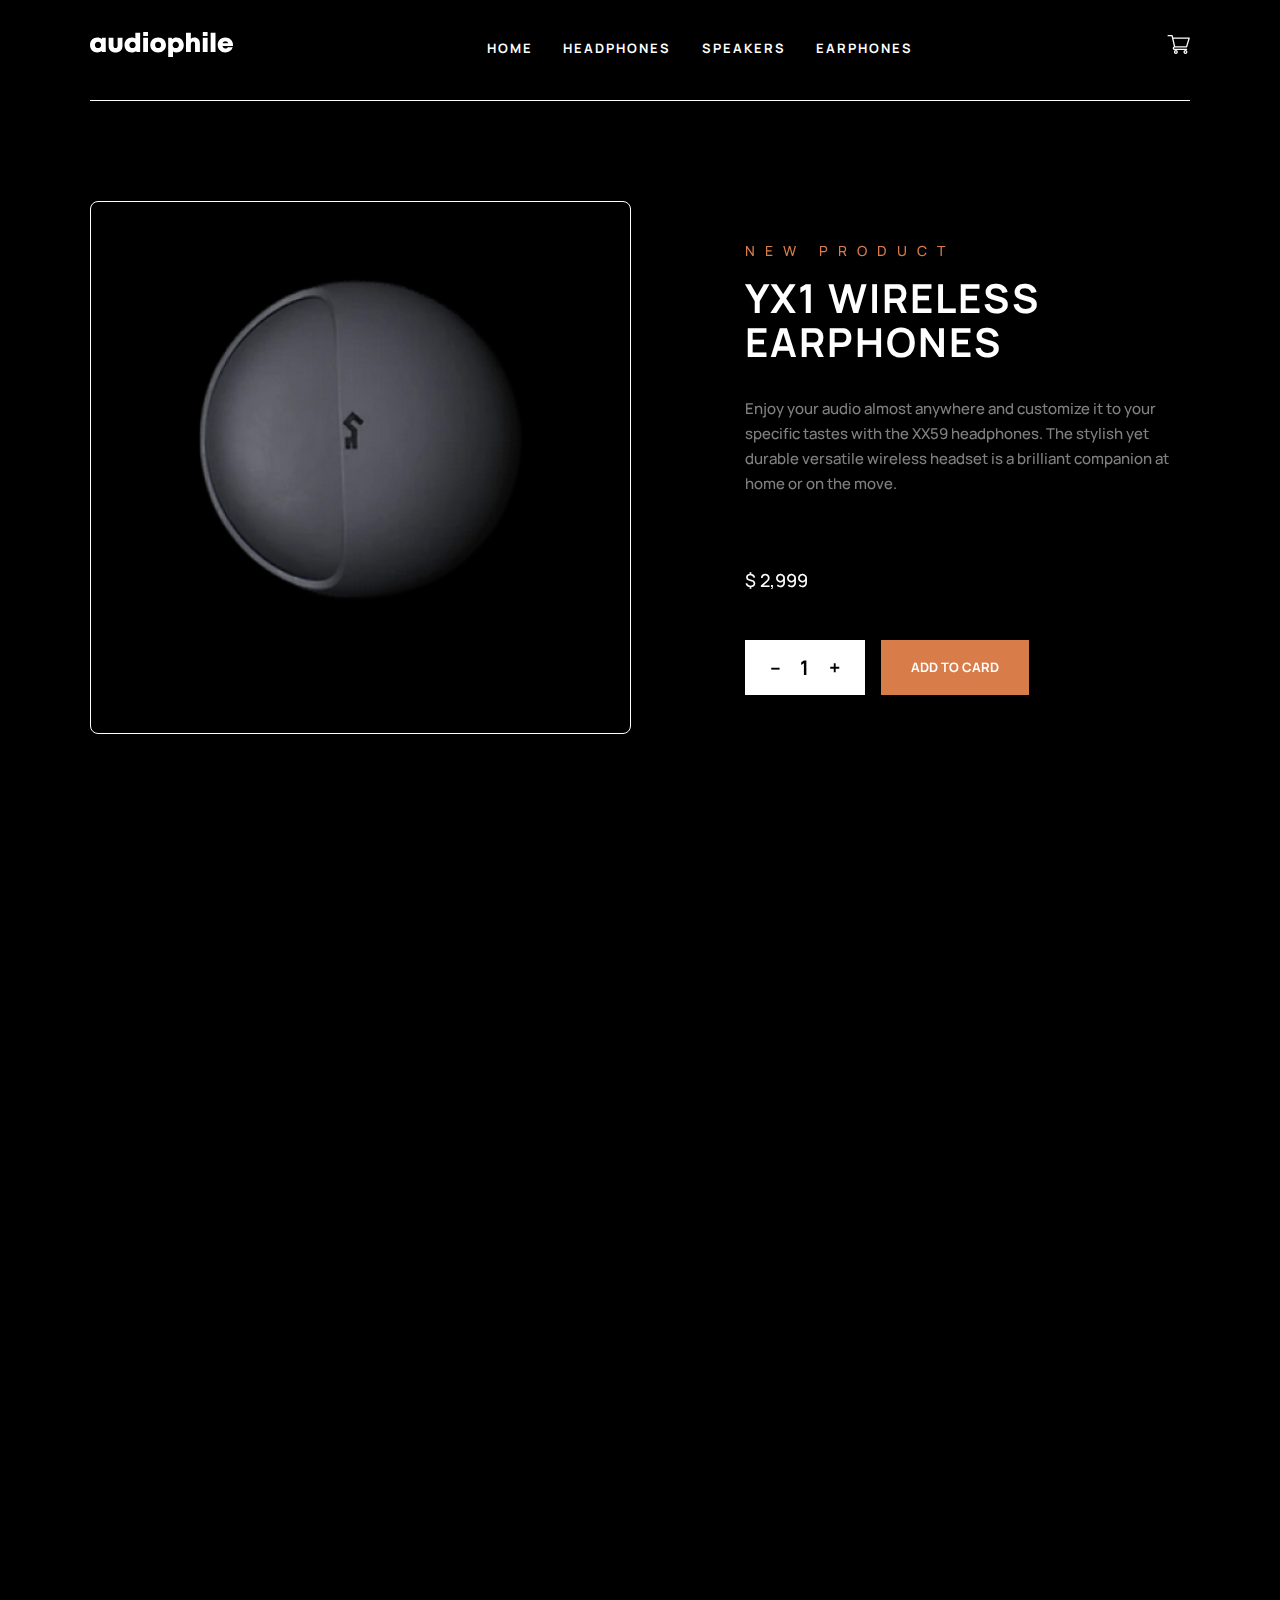
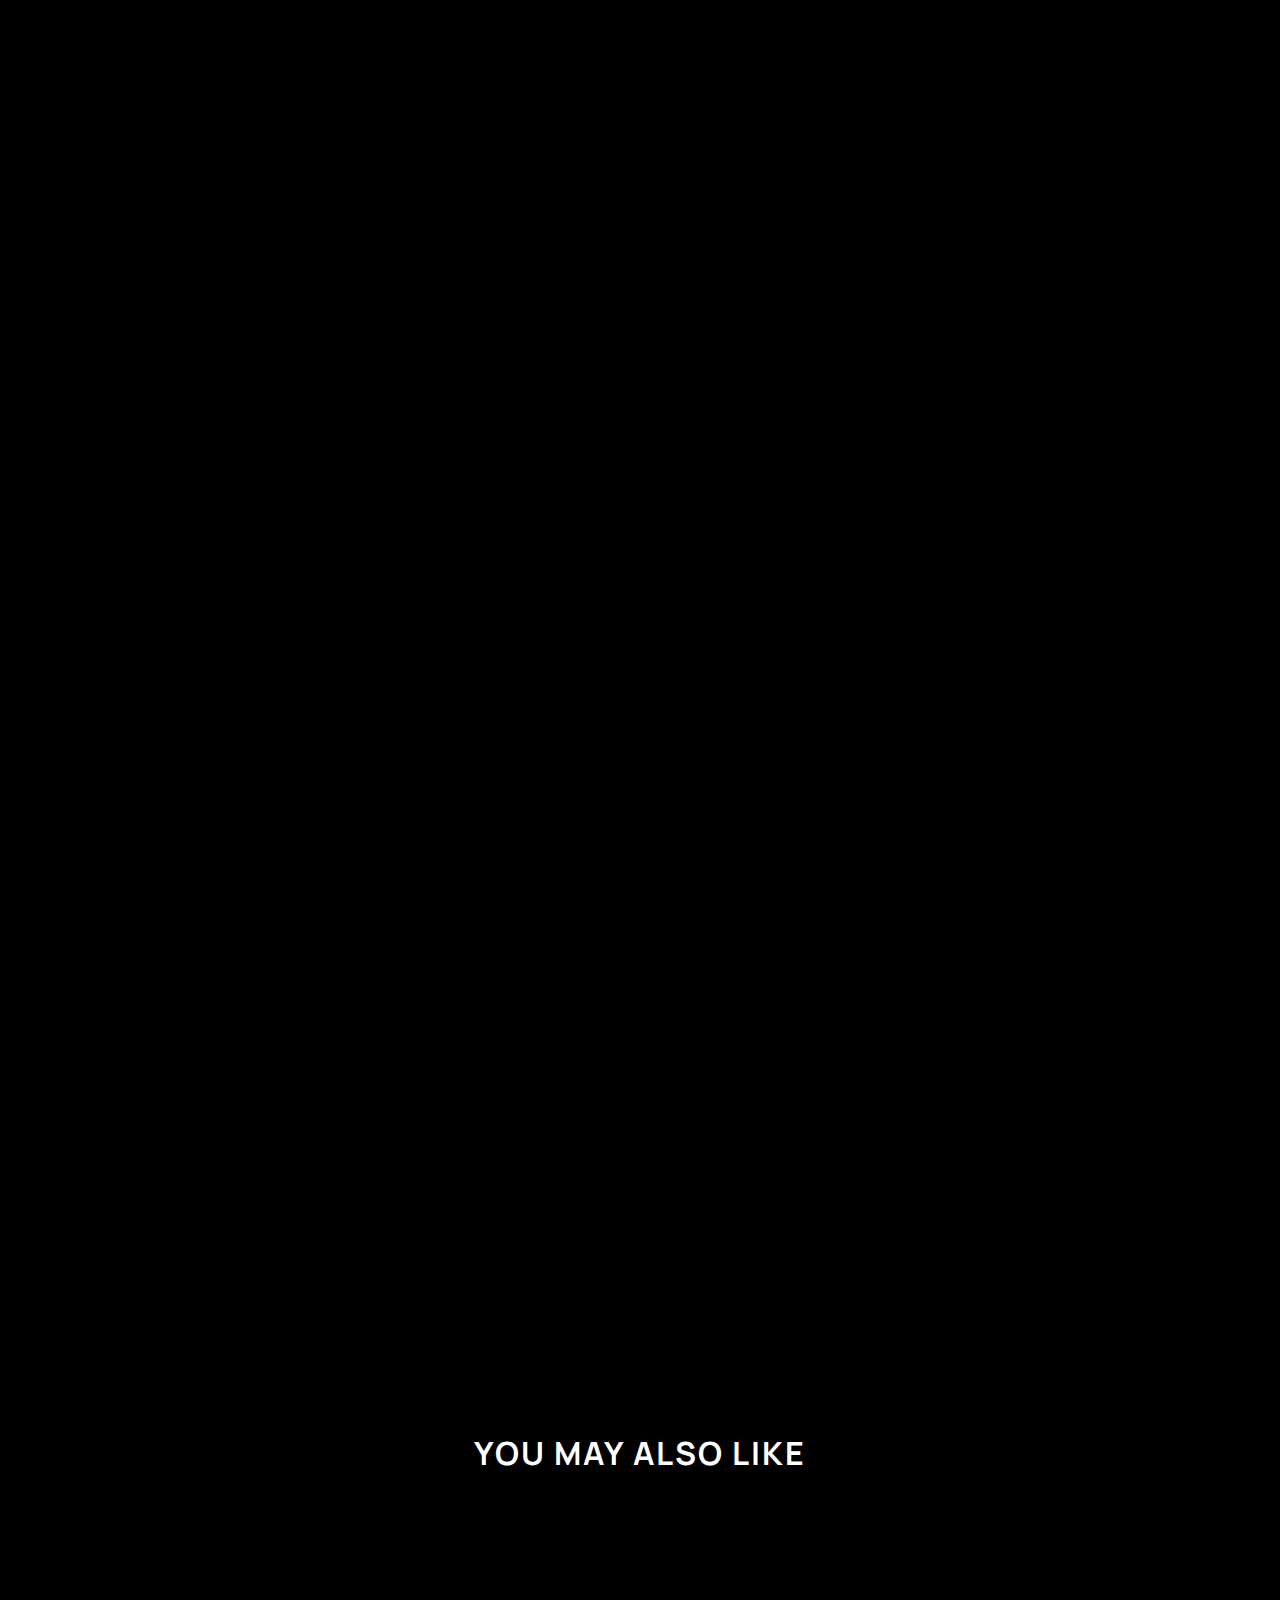
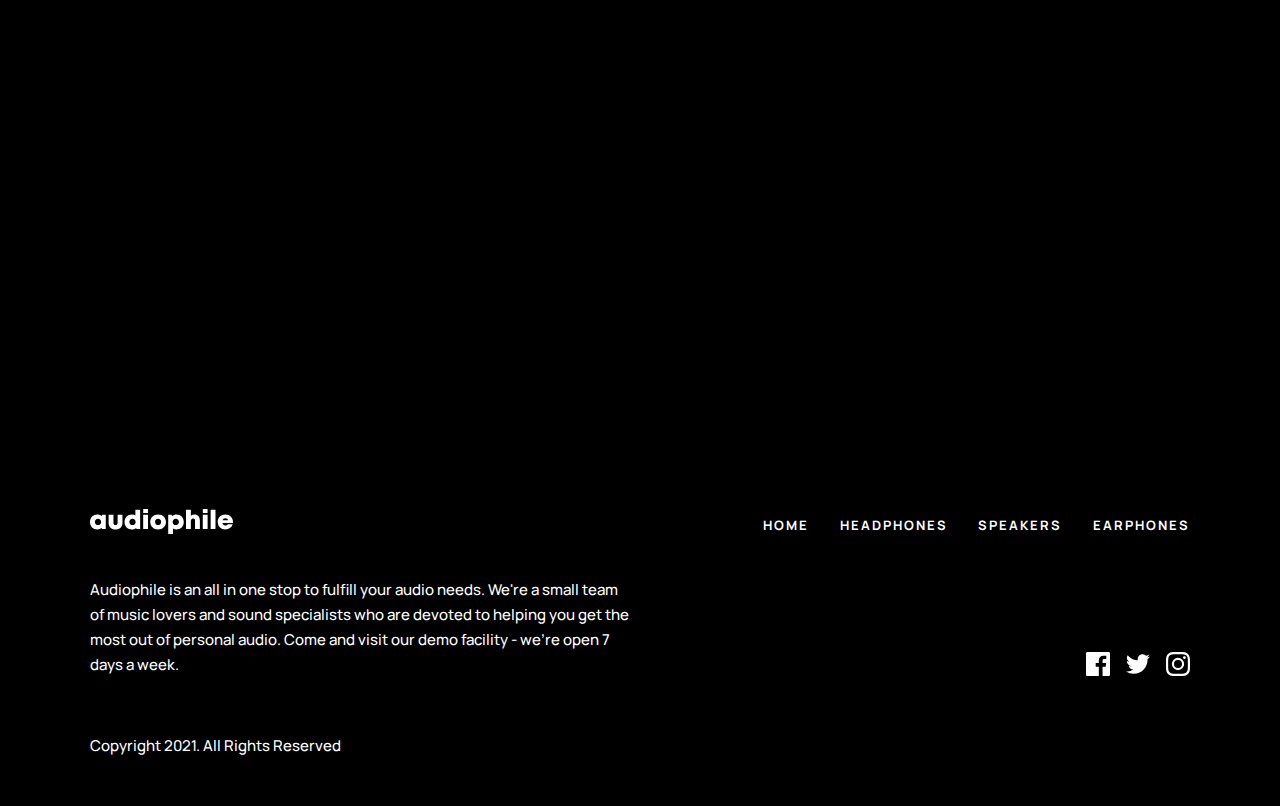
<file: yx-1-earphone.html>
<!DOCTYPE html>
<html lang="en">
<head>
  <meta charset="UTF-8">
  <meta http-equiv="X-UA-Compatible" content="IE=edge">
  <meta name="viewport" content="width=device-width, initial-scale=1.0">
  <title>Document</title>
  <link href="./aos/aos.css" rel="stylesheet">
  <link rel="stylesheet" href="./scss/style.css">
</head>
<body>
  <header class="header">
    <nav class="header__nav">
      <div class="container">
        <div class="header__wrapper">
          <a href="index.html" class="header__logo-link">
            <img class="header__logo" width="143" height="25" src="./img/site-logo.svg" alt="">
          </a>
          <button type="button" class="header__burger-button">
            <img class="header__burger-img" width="16" height="16" src="./img/header-burger.svg" alt="" >
          </button>
          <ul class="header__list">
            <li class="header__item">
              <a href="index.html" class="header__link">
                Home
              </a>
            </li>
            <li class="header__item">
              <a href="headphone.html" class="header__link">
                HEADPHONES
              </a>
            </li>
            <li class="header__item">
              <a href="speakers.html" class="header__link">
                SPEAKERS
              </a>
            </li>
            <li class="header__item">
              <a href="earphone.html" class="header__link">
                EARPHONES
              </a>
            </li>
          </ul>
          <div class="header__karzinka">
            <img class="header__karzinka-icon" src="./img/karzinka.svg" alt="karzinka" width="23" height="20">
          </div>
        </div>
      </div>
    </nav>
  </header>
  
  <!-- BANNER SECTION -->
  
  
  <main class="main-section">
    <div class="container">
      <div class="main-section__sale">
        <section class="xx-99-headphone-sell">
          <div class="xx-99-headphone-sell__img-wrapper" data-aos="fade-zoom-in" data-aos-duration="1000">
            <img class="xx-99-headphone-sell__img" src="./img/yx-1-banner.png" width="349" height="386" alt="zx-9-speaker">
          </div>
          <div class="xx-99-headphone-sell__text-content" data-aos="fade-up" data-aos-duration="1000">
            <p class="xx-99-headphone-sell__title">
              new product
            </p>
            <h2 class="xx-99-headphone-sell__header">
              YX1 WIRELESS EARPHONES</h2>
              <p class="xx-99-headphone-sell__text">
                Enjoy your audio almost anywhere and customize it to your specific tastes with the XX59 headphones. The stylish yet durable versatile wireless headset is a brilliant companion at home or on the move.</p>
                <p class="xx-99-headphone-sell__money">$ 2,999
                </p>
                <div class="xx-99-headphone-sell__form">
                  <div class="xx-99-headphone-sell__num-wrapper">
                    <button class="xx-99-headphone-sell__minus">–</button>
                    <span type="text" class="xx-99-headphone-sell__value"></span>
                    <button class="xx-99-headphone-sell__plus">+</button>
                  </div>
                  <button type="text" class="xx-99-headphone-sell__link">add to card</button>
                </div>
  
                
              </div>
            </section>
            <div class="sale-wrapper">
              <div class="sale-wrapper__content">
                <div class="sale-wrapper__header-close">
                  <button class="sale-wrapper__close-card">&#10006;</button>
              <h4 class="sale-wrapper__header">
                card
              </h4>
                </div>
              <ul class="sale-wrapper__list">
                <li class="sale-wrapper__item">
                  <div class="sale-wrapper__box">
                    <div class="sale-wrapper__img-wrapper">
                      <img class="sale-wrapper__img" src="./img/xx99-headphone.svg" width="36" height="40" alt="">
                    </div>
                    <div class="sale-wrapper__text-content">
                      <h4 class="sale-wrapper__model-name">
                        XX99 MK II
                      </h4>
                      <span class="sale-wrapper__money">234234</span>
                    </div>
                    </div>
                </li>
                <li class="sale-wrapper__item">
                  <button class="sale-wrapper__minus">-</button>
                  <span class="sale-wrapper__num">1</span>
                  <button class="sale-wrapper__plus">+</button>
                </li>
              </ul>
              <ul class="sale-wrapper__list">
                <li class="sale-wrapper__item">
                  <div class="sale-wrapper__box">
                    <div class="sale-wrapper__img-wrapper">
                      <img class="sale-wrapper__img" src="./img/xx99-headphone.svg" width="36" height="40" alt="">
                    </div>
                    <div class="sale-wrapper__text-content">
                      <h4 class="sale-wrapper__model-name">
                        XX99 MK II
                      </h4>
                      <span class="sale-wrapper__money">234234</span>
                    </div>
                    </div>
                </li>
                <li class="sale-wrapper__item">
                  <button class="sale-wrapper__minus">-</button>
                  <span class="sale-wrapper__num">1</span>
                  <button class="sale-wrapper__plus">+</button>
                </li>
              </ul>
              <ul class="sale-wrapper__list">
                <li class="sale-wrapper__item">
                  <div class="sale-wrapper__box">
                    <div class="sale-wrapper__img-wrapper">
                      <img class="sale-wrapper__img" src="./img/xx99-headphone.svg" width="36" height="40" alt="">
                    </div>
                    <div class="sale-wrapper__text-content">
                      <h4 class="sale-wrapper__model-name">
                        XX99 MK II
                      </h4>
                      <span class="sale-wrapper__money">234234</span>
                    </div>
                    </div>
                </li>
                <li class="sale-wrapper__item">
                  <button class="sale-wrapper__minus">-</button>
                  <span class="sale-wrapper__num">1</span>
                  <button class="sale-wrapper__plus">+</button>
                </li>
              </ul>
              </div>
            </div>
            
            <section class="features">
              <div class="features__left-content" data-aos="fade-up" data-aos-duration="1000">
                <h2 class="features__left-header">
                  features
                </h2>
                <p class="features__left-text">
                  These headphones have been created from durable, high-quality materials tough enough to take anywhere. Its compact folding design fuses comfort and minimalist style making it perfect for travel. Flawless transmission is assured by the latest wireless technology engineered for audio synchronization with videos.
                  <br> <br>
                  The advanced Active Noise Cancellation with built-in equalizer allow you to experience your audio world on your terms. It lets you enjoy your audio in peace, but quickly interact with your surroundings when you need to. Combined with Bluetooth 5. 0 compliant connectivity and 17 hour battery life, the XX99 Mark II headphones gives you superior sound, cutting-edge technology, and a modern design aesthetic.
                </p>
              </div>
              <div class="features__right-content" data-aos="fade-up" data-aos-duration="1000">
                <h2 class="features__right-header">
                  in the box
                </h2>
                <p class="features__right-list">
                   <span class="features__right-num">1x </span>  Headphone Unit</p>
                <p class="features__right-list">
                   <span class="features__right-num">2x </span> Replacement Earcups</p>
                <p class="features__right-list">
                   <span class="features__right-num">1x </span> User Manual</p>
                <p class="features__right-list">
                   <span class="features__right-num">1x </span> 3.5mm 5m Audio Cable</p>
                <p class="features__right-list">
                   <span class="features__right-num">1x </span> Travel Bag</p>
              </div>
            </section>
            
            <section class="features-img">
              <div class="features-img__img-wrapper">
                <img class="features-img__boy-img" src="./img/yx-1-naushnik.png" width="445" height="280" alt="" data-aos="flip-left" data-aos-duration="1000" >
                <img class="features-img__boy-img" width="445" height="280" src="./img/yx-1-naushnik-keys.png" alt="" data-aos="flip-right" data-aos-duration="1000" >
              </div>
              <div class="features-img__large">
                <img src="./img/yx-1-naushnik-pachka.png" alt="" width="635" height="592" class="features-img__large-img" data-aos="flip-left" data-aos-duration="1000">
              </div>
            </section>
  
            <section class="main-section__speakers-section">
              <ul class="main-section__speakers-section__list">
                <li class="main-section__speakers-section__item" data-aos="flip-right" data-aos-duration="1000">
                  <img class="main-section__speakers-section__headphone-img" src="./img/headphone.svg" width="123" height="160" alt="speaker">
                  <h3 class="main-section__speakers-section__headphone-header">
                    <a href="#" class="main-section__speakers-section__link">HEADPHONES</a>
                  </h3>
                  <a href="#" class="main-section__speakers-section__shop-link">shop</a>
                </li>
                <li class="main-section__speakers-section__item" data-aos="zoom-in" data-aos-duration="1000">
                  <img class="main-section__speakers-section__speakers-img" src="./img/speaker.svg" width="123" height="160" alt="speaker">
                  <h3 class="main-section__speakers-section__headphone-header">
                    <a href="#" class="main-section__speakers-section__link">SPEAKERS</a>
                  </h3>
                  <a href="#" class="main-section__speakers-section__shop-link">shop</a>
                </li>
                <li class="main-section__speakers-section__item" data-aos="flip-left" data-aos-duration="1000">
                  <img class="main-section__speakers-section__earphone-img" src="./img/earphone.svg" width="123" height="160" alt="speaker">
                  <h3 class="main-section__speakers-section__headphone-header">
                    <a href="#" class="main-section__speakers-section__link">EARPHONES</a>
                  </h3>
                  <a href="#" class="main-section__speakers-section__shop-link">shop</a>
                </li>
              </ul>
            </section>
            
            <section class="boy-section">
              <div class="boy-section__text-content" data-aos="zoom-in-down" data-aos-duration="1000">
                <h2 class="boy-section__header">
                  Bringing you the <span class="boy-section__gold-font">best</span> audio gear
                </h2>
                <p class="boy-section__text">
                  Located at the heart of New York City, Audiophile is the premier store for high end headphones, earphones, speakers, and audio accessories. We have a large showroom and luxury demonstration rooms available for you to browse and experience a wide range of our products. Stop by our store to meet some of the fantastic people who make Audiophile the best place to buy your portable audio equipment.
                </p>
              </div>
              <div class="boy-section__img-wrapper" data-aos="zoom-in-up" data-aos-duration="1000">
                <img class="boy-section__img" width="540" height="588" src="./img/boy.png" alt="boy">
              </div>
            </section>
  
            <section class="like-section">
              <h2 class="like-section__title">
                you may also like
              </h2>
              <ul class="like-section__list" data-aos="zoom-in" data-aos-duration="1000">
                <li class="like-section__item">
                  <a href="xx-99-mark-I.html" class="like section__link">
                    <div class="like-section__img-wrapper">
                      <img class="like-section__img" width="148" height="133" src="./img/zx-9-speaker.png" alt="">
                    </div>
                    <h2 class="like-section__header">
                      ZX9 SPEAKER
                    </h2>
                    <a class="like-section__see-link" href="xx-99-mark-I.html">
                      see products
                    </a>
                  </a>
                </li>
                <li class="like-section__item">
                  <a href="xx-59-headphone.html" class="like section__link">
                    <div class="like-section__img-wrapper">
                      <img class="like-section__img" width="148" height="133" src="./img/xx99-headphone.svg" alt="">
                    </div>
                    <h2 class="like-section__header">
                      XX99 MARK II
                    </h2>
                    <a class="like-section__see-link" href="xx-59-headphone.html">
                      see products
                    </a>
                  </a>
                </li>
                <li class="like-section__item">
                  <a href="xx-59-headphone.html" class="like section__link">
                    <div class="like-section__img-wrapper">
                      <img class="like-section__img" width="148" height="133" src="./img/xx59-heaphone.svg" alt="">
                    </div>
                    <h2 class="like-section__header">
                      XX59
                    </h2>
                    <a class="like-section__see-link" href="xx-59-headphone.html">
                      see products
                    </a>
                  </a>
                </li>
              </ul>
            </section>
      </div>
          
          
        </div>
      </main>
      
      <footer class="footer">
        <div class="container">
          <div class="footer__top">
            <div class="footer__top-logo-wrapper">
              <img class="footer__top-logo" src="./img/site-logo.svg" alt="" width="143" height="125">
            </div>
            <ul class="footer__top-list">
              <li class="footer__top-item">
                <a href="index.html" class="footer__top-link">home</a>
              </li>
              <li class="footer__top-item">
                <a href="headphone.html" class="footer__top-link">headphones</a>
              </li>
              <li class="footer__top-item">
                <a href="speakers.html" class="footer__top-link">speakers</a>
              </li>
              <li class="footer__top-item">
                <a href="earphone.html" class="footer__top-link">earphones</a>
              </li>
            </ul>
          </div>
          <div class="footer__bottom">
            <div class="footer__bottom-text-content">
              <p class="footer__bottom-top-text">
                Audiophile is an all in one stop to fulfill your audio needs. We're a small team of music lovers and sound specialists who are devoted to helping you get the most out of personal audio. Come and visit our demo facility - we're open 7 days a week.
              </p>
              <p class="footer__bottom-bottom-text">
                Copyright 2021. All Rights Reserved
              </p>
            </div>
            <ul class="footer__bottom-icon-list">
              <li class="footer__bottom-icon-item">
                <a href="#" class="footer__bottom-icon-link">
                  <svg width="24" height="24" class="footer__bottom-icon-facebook" fill="#fff" xmlns="http://www.w3.org/2000/svg"><path d="M22.675 0H1.325C.593 0 0 .593 0 1.325v21.351C0 23.407.593 24 1.325 24H12.82v-9.294H9.692v-3.622h3.128V8.413c0-3.1 1.893-4.788 4.659-4.788 1.325 0 2.463.099 2.795.143v3.24l-1.918.001c-1.504 0-1.795.715-1.795 1.763v2.313h3.587l-.467 3.622h-3.12V24h6.116c.73 0 1.323-.593 1.323-1.325V1.325C24 .593 23.407 0 22.675 0Z"/></svg>
                </a>
              </li>
              <li class="footer__bottom-icon-item">
                <a href="#" class="footer__bottom-icon-link">
                  <svg width="24" height="20" class="footer__bottom-icon-facebook" fill="#fff" xmlns="http://www.w3.org/2000/svg"><path d="M24 2.557a9.83 9.83 0 0 1-2.828.775A4.932 4.932 0 0 0 23.337.608a9.864 9.864 0 0 1-3.127 1.195A4.916 4.916 0 0 0 16.616.248c-3.179 0-5.515 2.966-4.797 6.045A13.978 13.978 0 0 1 1.671 1.149a4.93 4.93 0 0 0 1.523 6.574 4.903 4.903 0 0 1-2.229-.616c-.054 2.281 1.581 4.415 3.949 4.89a4.935 4.935 0 0 1-2.224.084 4.928 4.928 0 0 0 4.6 3.419A9.9 9.9 0 0 1 0 17.54a13.94 13.94 0 0 0 7.548 2.212c9.142 0 14.307-7.721 13.995-14.646A10.025 10.025 0 0 0 24 2.557Z"/></svg>
                </a>
              </li>
              <li class="footer__bottom-icon-item">
                <a href="#" class="footer__bottom-icon-link">
                  <svg width="24" height="24" class="footer__bottom-icon-facebook" fill="#fff" xmlns="http://www.w3.org/2000/svg"><path fill-rule="evenodd" clip-rule="evenodd" d="M12 0C8.741 0 8.333.014 7.053.072 2.695.272.273 2.69.073 7.052.014 8.333 0 8.741 0 12c0 3.259.014 3.668.072 4.948.2 4.358 2.618 6.78 6.98 6.98C8.333 23.986 8.741 24 12 24c3.259 0 3.668-.014 4.948-.072 4.354-.2 6.782-2.618 6.979-6.98.059-1.28.073-1.689.073-4.948 0-3.259-.014-3.667-.072-4.947-.196-4.354-2.617-6.78-6.979-6.98C15.668.014 15.259 0 12 0Zm0 2.163c3.204 0 3.584.012 4.85.07 3.252.148 4.771 1.691 4.919 4.919.058 1.265.069 1.645.069 4.849 0 3.205-.012 3.584-.069 4.849-.149 3.225-1.664 4.771-4.919 4.919-1.266.058-1.644.07-4.85.07-3.204 0-3.584-.012-4.849-.07-3.26-.149-4.771-1.699-4.919-4.92-.058-1.265-.07-1.644-.07-4.849 0-3.204.013-3.583.07-4.849.149-3.227 1.664-4.771 4.919-4.919 1.266-.057 1.645-.069 4.849-.069ZM5.838 12a6.162 6.162 0 1 1 12.324 0 6.162 6.162 0 0 1-12.324 0ZM12 16a4 4 0 1 1 0-8 4 4 0 0 1 0 8Zm4.965-10.405a1.44 1.44 0 1 1 2.881.001 1.44 1.44 0 0 1-2.881-.001Z"/></svg>
                  
                </a>
              </li>
            </ul>
          </div>
        </div>
      </footer>
      <script src="./aos/aos.js"></script>
      <script src="./aos.js"></script>
      <script src="./script.js"></script>
    </body>
    </html>
</file>
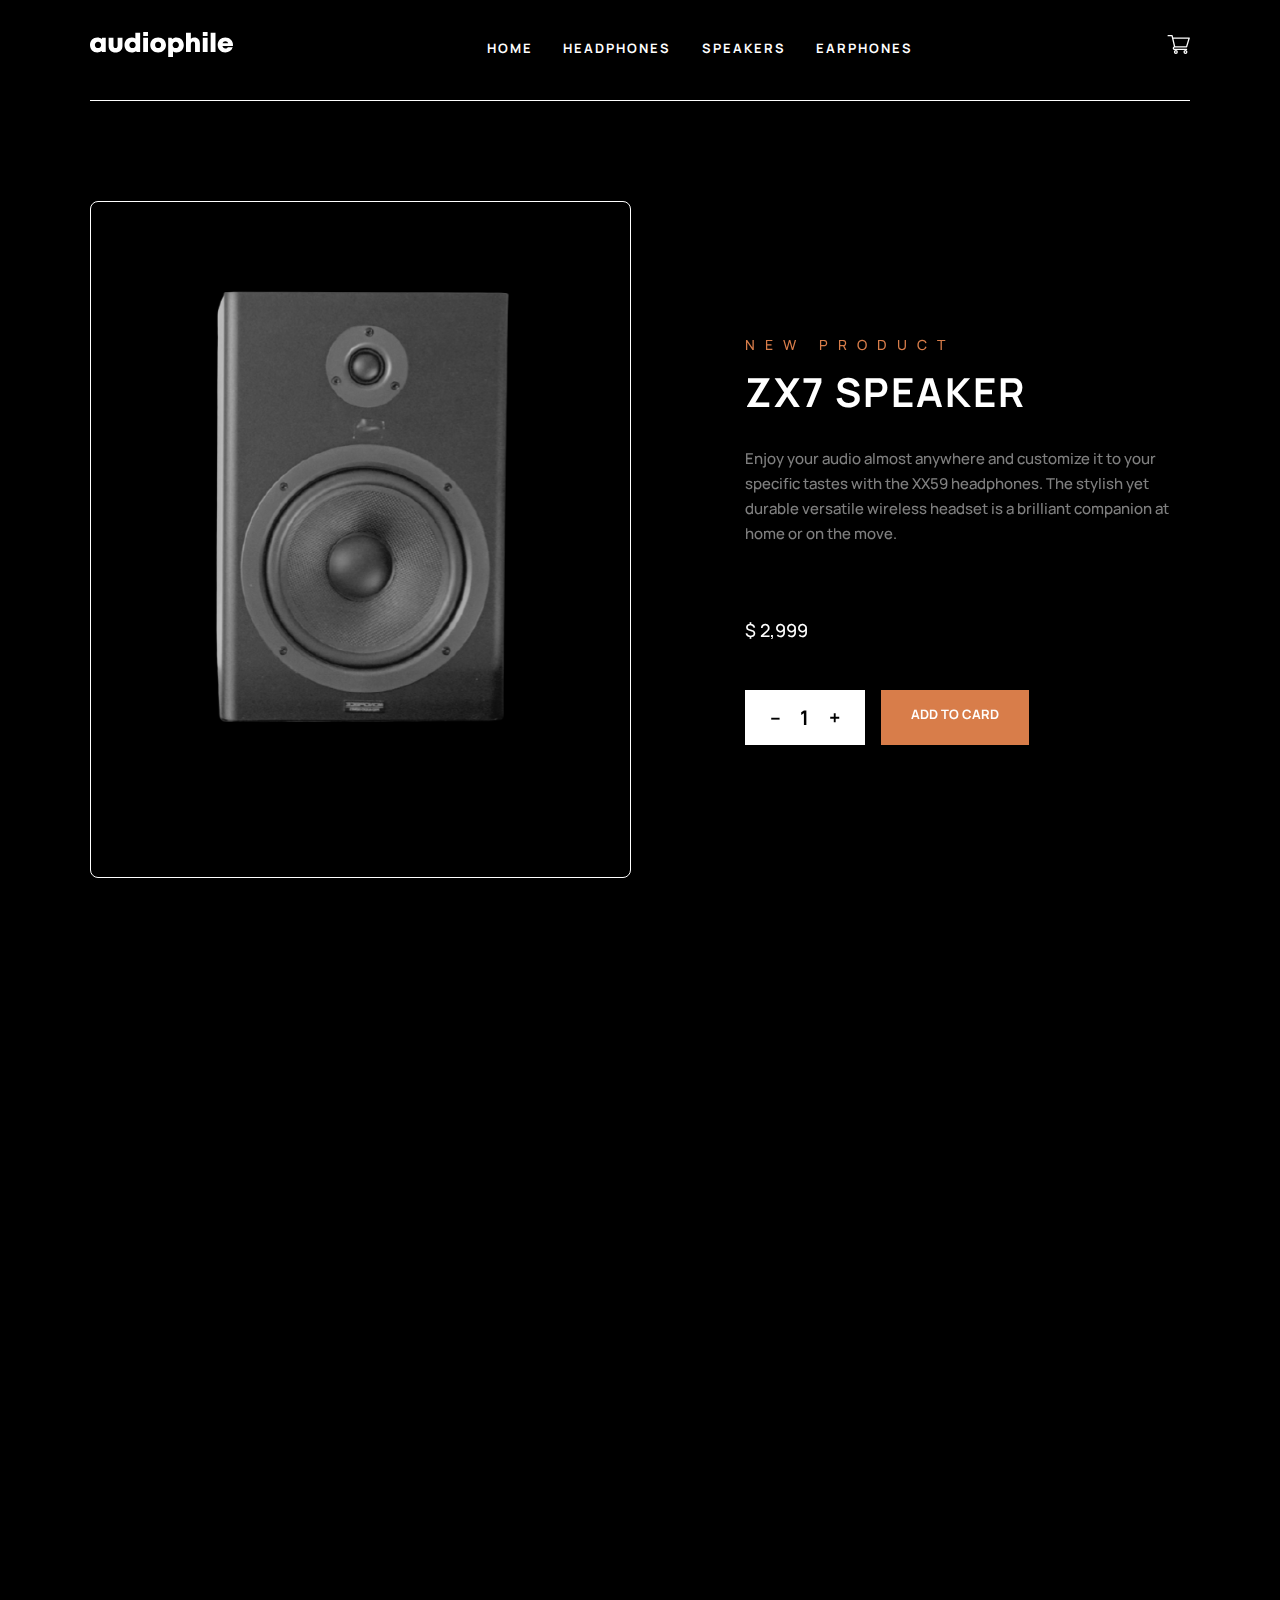
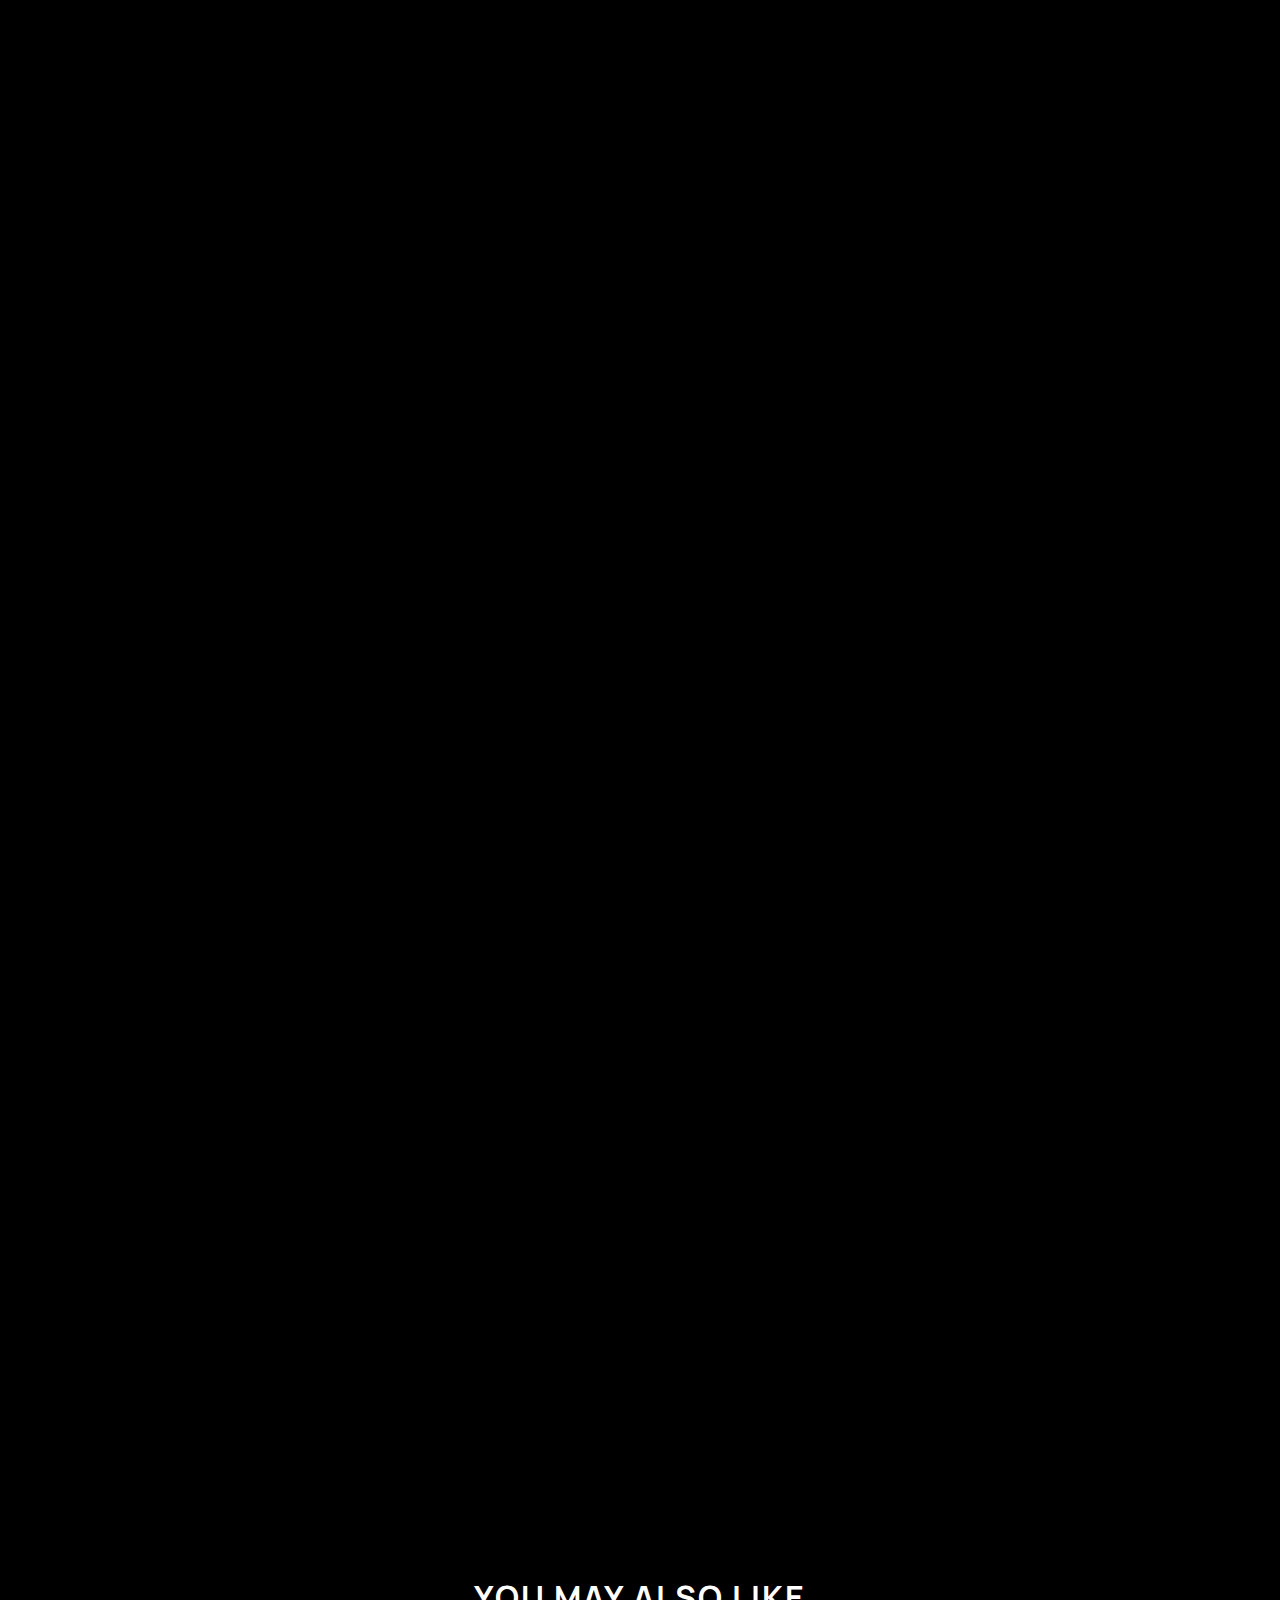
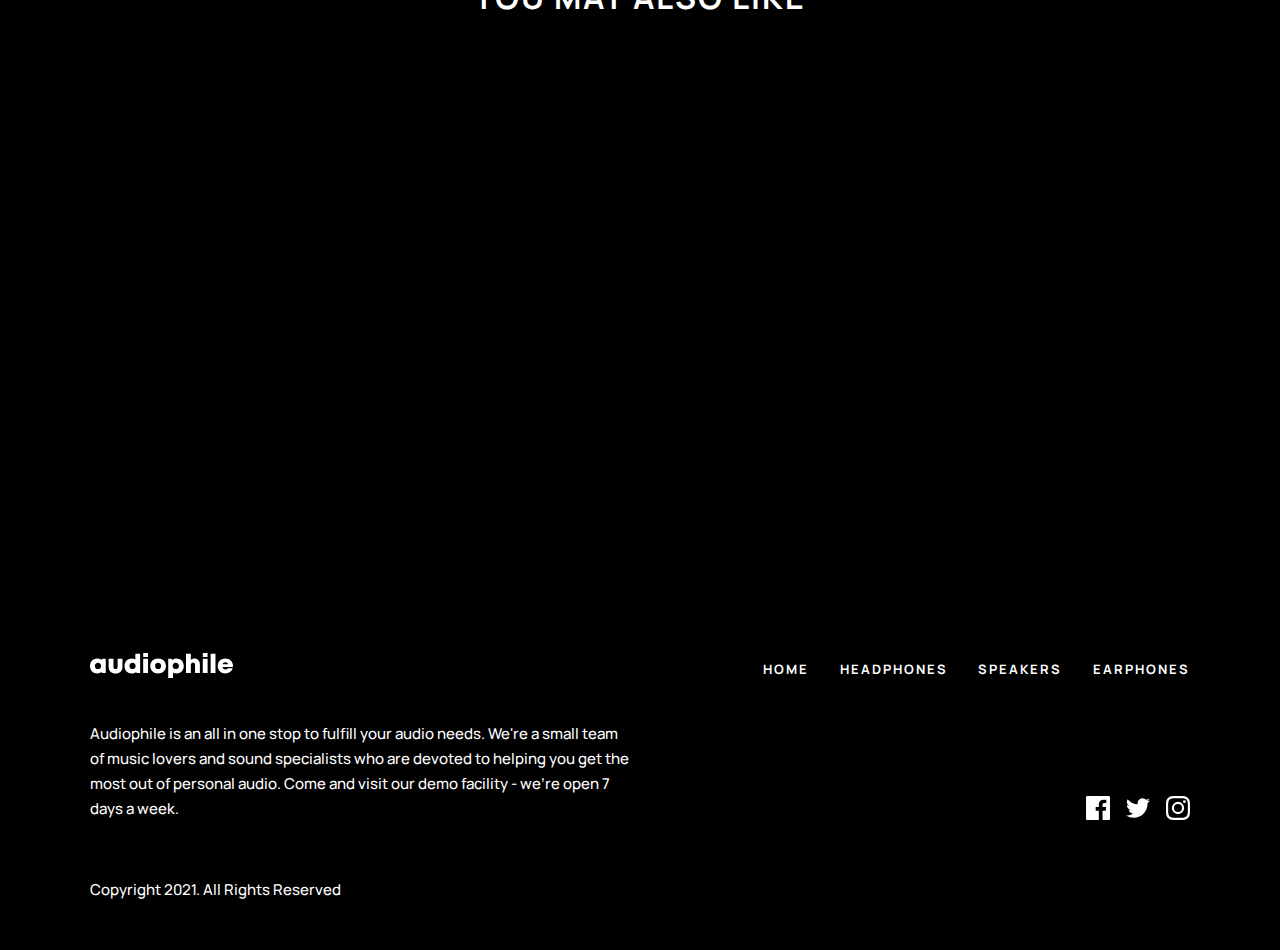
<file: zx-7-speaker.html>
<!DOCTYPE html>
<html lang="en">
<head>
  <meta charset="UTF-8">
  <meta http-equiv="X-UA-Compatible" content="IE=edge">
  <meta name="viewport" content="width=device-width, initial-scale=1.0">
  <title>Document</title>
  <link href="./aos/aos.css" rel="stylesheet">
  <link rel="stylesheet" href="./scss/style.css">
</head>
<body>
  <header class="header">
    <nav class="header__nav">
      <div class="container">
        <div class="header__wrapper">
          <a href="index.html" class="header__logo-link">
            <img class="header__logo" width="143" height="25" src="./img/site-logo.svg" alt="">
          </a>
          <button type="button" class="header__burger-button">
            <img class="header__burger-img" width="16" height="16" src="./img/header-burger.svg" alt="" >
          </button>
          <ul class="header__list">
            <li class="header__item">
              <a href="index.html" class="header__link">
                Home
              </a>
            </li>
            <li class="header__item">
              <a href="headphone.html" class="header__link">
                HEADPHONES
              </a>
            </li>
            <li class="header__item">
              <a href="speakers.html" class="header__link">
                SPEAKERS
              </a>
            </li>
            <li class="header__item">
              <a href="earphone.html" class="header__link">
                EARPHONES
              </a>
            </li>
          </ul>
          <div class="header__karzinka">
            <img class="header__karzinka-icon" src="./img/karzinka.svg" alt="karzinka" width="23" height="20">
          </div>
        </div>
      </div>
    </nav>
  </header>
  
  <!-- BANNER SECTION -->
  
  
  <main class="main-section">
    <div class="container">
     <div class="main-section__sale">
      <section class="xx-99-headphone-sell">
        <div class="xx-99-headphone-sell__img-wrapper" data-aos="fade-zoom-in" data-aos-duration="1000">
          <img class="xx-99-headphone-sell__img" src="./img/zx7-speck.svg" width="349" height="386" alt="zx-9-speaker">
        </div>
        <div class="xx-99-headphone-sell__text-content" data-aos="fade-up" data-aos-duration="1000">
          <p class="xx-99-headphone-sell__title">
            new product
          </p>
          <h2 class="xx-99-headphone-sell__header">
            ZX7 SPEAKER</h2>
            <p class="xx-99-headphone-sell__text">
              Enjoy your audio almost anywhere and customize it to your specific tastes with the XX59 headphones. The stylish yet durable versatile wireless headset is a brilliant companion at home or on the move.</p>
              <p class="xx-99-headphone-sell__money">$ 2,999
              </p>
              <div action="https://echo.htmlacademy.ru" class="xx-99-headphone-sell__form">
                <div class="xx-99-headphone-sell__num-wrapper">
                  <button class="xx-99-headphone-sell__minus">–</button>
                  <span type="text" class="xx-99-headphone-sell__value"></span>
                  <button class="xx-99-headphone-sell__plus">+</button>
                </div>
                <a href="#" class="xx-99-headphone-sell__link">add to card</a>
              </div>
            </div>
          </section>
          <div class="sale-wrapper">
            <div class="sale-wrapper__content">
              <div class="sale-wrapper__header-close">
                <button class="sale-wrapper__close-card">&#10006;</button>
            <h4 class="sale-wrapper__header">
              card
            </h4>
              </div>
            <ul class="sale-wrapper__list">
              <li class="sale-wrapper__item">
                <div class="sale-wrapper__box">
                  <div class="sale-wrapper__img-wrapper">
                    <img class="sale-wrapper__img" src="./img/xx99-headphone.svg" width="36" height="40" alt="">
                  </div>
                  <div class="sale-wrapper__text-content">
                    <h4 class="sale-wrapper__model-name">
                      XX99 MK II
                    </h4>
                    <span class="sale-wrapper__money">234234</span>
                  </div>
                  </div>
              </li>
              <li class="sale-wrapper__item">
                <button class="sale-wrapper__minus">-</button>
                <span class="sale-wrapper__num">1</span>
                <button class="sale-wrapper__plus">+</button>
              </li>
            </ul>
            <ul class="sale-wrapper__list">
              <li class="sale-wrapper__item">
                <div class="sale-wrapper__box">
                  <div class="sale-wrapper__img-wrapper">
                    <img class="sale-wrapper__img" src="./img/xx99-headphone.svg" width="36" height="40" alt="">
                  </div>
                  <div class="sale-wrapper__text-content">
                    <h4 class="sale-wrapper__model-name">
                      XX99 MK II
                    </h4>
                    <span class="sale-wrapper__money">234234</span>
                  </div>
                  </div>
              </li>
              <li class="sale-wrapper__item">
                <button class="sale-wrapper__minus">-</button>
                <span class="sale-wrapper__num">1</span>
                <button class="sale-wrapper__plus">+</button>
              </li>
            </ul>
            <ul class="sale-wrapper__list">
              <li class="sale-wrapper__item">
                <div class="sale-wrapper__box">
                  <div class="sale-wrapper__img-wrapper">
                    <img class="sale-wrapper__img" src="./img/xx99-headphone.svg" width="36" height="40" alt="">
                  </div>
                  <div class="sale-wrapper__text-content">
                    <h4 class="sale-wrapper__model-name">
                      XX99 MK II
                    </h4>
                    <span class="sale-wrapper__money">234234</span>
                  </div>
                  </div>
              </li>
              <li class="sale-wrapper__item">
                <button class="sale-wrapper__minus">-</button>
                <span class="sale-wrapper__num">1</span>
                <button class="sale-wrapper__plus">+</button>
              </li>
            </ul>
            </div>
          </div>
          <section class="features">
            <div class="features__left-content" data-aos="fade-up" data-aos-duration="1000">
              <h2 class="features__left-header">
                features
              </h2>
              <p class="features__left-text">
                These headphones have been created from durable, high-quality materials tough enough to take anywhere. Its compact folding design fuses comfort and minimalist style making it perfect for travel. Flawless transmission is assured by the latest wireless technology engineered for audio synchronization with videos.
                <br> <br>
                The advanced Active Noise Cancellation with built-in equalizer allow you to experience your audio world on your terms. It lets you enjoy your audio in peace, but quickly interact with your surroundings when you need to. Combined with Bluetooth 5. 0 compliant connectivity and 17 hour battery life, the XX99 Mark II headphones gives you superior sound, cutting-edge technology, and a modern design aesthetic.
              </p>
            </div>
            <div class="features__right-content" data-aos="fade-up" data-aos-duration="1000">
              <h2 class="features__right-header">
                in the box
              </h2>
              <p class="features__right-list">
                 <span class="features__right-num">1x </span>  Headphone Unit</p>
              <p class="features__right-list">
                 <span class="features__right-num">2x </span> Replacement Earcups</p>
              <p class="features__right-list">
                 <span class="features__right-num">1x </span> User Manual</p>
              <p class="features__right-list">
                 <span class="features__right-num">1x </span> 3.5mm 5m Audio Cable</p>
              <p class="features__right-list">
                 <span class="features__right-num">1x </span> Travel Bag</p>
            </div>
          </section>
          
          <section class="features-img">
            <div class="features-img__img-wrapper">
              <img class="features-img__boy-img" src="./img/zx-7-zoom.png" width="445" height="280" alt="" data-aos="flip-left" data-aos-duration="1000" >
              <img class="features-img__boy-img" width="445" height="280" src="./img/zx-7-programmer.png" alt="" data-aos="flip-right" data-aos-duration="1000" >
            </div>
            <div class="features-img__large">
              <img src="./img/zx-7-right-zoom.png" alt="" width="635" height="592" class="features-img__large-img" data-aos="flip-left" data-aos-duration="1000">
            </div>
          </section>

          <section class="main-section__speakers-section">
            <ul class="main-section__speakers-section__list">
              <li class="main-section__speakers-section__item" data-aos="flip-right" data-aos-duration="1000">
                <img class="main-section__speakers-section__headphone-img" src="./img/headphone.svg" width="123" height="160" alt="speaker">
                <h3 class="main-section__speakers-section__headphone-header">
                  <a href="#" class="main-section__speakers-section__link">HEADPHONES</a>
                </h3>
                <a href="#" class="main-section__speakers-section__shop-link">shop</a>
              </li>
              <li class="main-section__speakers-section__item" data-aos="zoom-in" data-aos-duration="1000">
                <img class="main-section__speakers-section__speakers-img" src="./img/speaker.svg" width="123" height="160" alt="speaker">
                <h3 class="main-section__speakers-section__headphone-header">
                  <a href="#" class="main-section__speakers-section__link">SPEAKERS</a>
                </h3>
                <a href="#" class="main-section__speakers-section__shop-link">shop</a>
              </li>
              <li class="main-section__speakers-section__item" data-aos="flip-left" data-aos-duration="1000">
                <img class="main-section__speakers-section__earphone-img" src="./img/earphone.svg" width="123" height="160" alt="speaker">
                <h3 class="main-section__speakers-section__headphone-header">
                  <a href="#" class="main-section__speakers-section__link">EARPHONES</a>
                </h3>
                <a href="#" class="main-section__speakers-section__shop-link">shop</a>
              </li>
            </ul>
          </section>
          
          <section class="boy-section">
            <div class="boy-section__text-content" data-aos="zoom-in-down" data-aos-duration="1000">
              <h2 class="boy-section__header">
                Bringing you the <span class="boy-section__gold-font">best</span> audio gear
              </h2>
              <p class="boy-section__text">
                Located at the heart of New York City, Audiophile is the premier store for high end headphones, earphones, speakers, and audio accessories. We have a large showroom and luxury demonstration rooms available for you to browse and experience a wide range of our products. Stop by our store to meet some of the fantastic people who make Audiophile the best place to buy your portable audio equipment.
              </p>
            </div>
            <div class="boy-section__img-wrapper" data-aos="zoom-in-up" data-aos-duration="1000">
              <img class="boy-section__img" width="540" height="588" src="./img/boy.png" alt="boy">
            </div>
          </section>

          <section class="like-section">
            <h2 class="like-section__title">
              you may also like
            </h2>
            <ul class="like-section__list" data-aos="zoom-in" data-aos-duration="1000">
              <li class="like-section__item">
                <a href="xx-99-mark-I.html" class="like section__link">
                  <div class="like-section__img-wrapper">
                    <img class="like-section__img" width="148" height="133" src="./img/zx-9-speaker.png" alt="">
                  </div>
                  <h2 class="like-section__header">
                    ZX9 SPEAKER
                  </h2>
                  <a class="like-section__see-link" href="xx-99-mark-I.html">
                    see products
                  </a>
                </a>
              </li>
              <li class="like-section__item">
                <a href="xx-59-headphone.html" class="like section__link">
                  <div class="like-section__img-wrapper">
                    <img class="like-section__img" width="148" height="133" src="./img/xx99-headphone.svg" alt="">
                  </div>
                  <h2 class="like-section__header">
                    XX99 MARK II
                  </h2>
                  <a class="like-section__see-link" href="xx-59-headphone.html">
                    see products
                  </a>
                </a>
              </li>
              <li class="like-section__item">
                <a href="#" class="like section__link">
                  <div class="like-section__img-wrapper">
                    <img class="like-section__img" width="148" height="133" src="./img/xx59-heaphone.svg" alt="">
                  </div>
                  <h2 class="like-section__header">
                    XX59
                  </h2>
                  <a class="like-section__see-link" href="#">
                    see products
                  </a>
                </a>
              </li>
            </ul>
          </section>
     </div>
          <!-- ZX - 9 SPEKER -->
          
        </div>
      </main>
      
      <footer class="footer">
        <div class="container">
          <div class="footer__top">
            <div class="footer__top-logo-wrapper">
              <img class="footer__top-logo" src="./img/site-logo.svg" alt="" width="143" height="125">
            </div>
            <ul class="footer__top-list">
              <li class="footer__top-item">
                <a href="index.html" class="footer__top-link">home</a>
              </li>
              <li class="footer__top-item">
                <a href="headphone.html" class="footer__top-link">headphones</a>
              </li>
              <li class="footer__top-item">
                <a href="speakers.html" class="footer__top-link">speakers</a>
              </li>
              <li class="footer__top-item">
                <a href="earphone.html" class="footer__top-link">earphones</a>
              </li>
            </ul>
          </div>
          <div class="footer__bottom">
            <div class="footer__bottom-text-content">
              <p class="footer__bottom-top-text">
                Audiophile is an all in one stop to fulfill your audio needs. We're a small team of music lovers and sound specialists who are devoted to helping you get the most out of personal audio. Come and visit our demo facility - we're open 7 days a week.
              </p>
              <p class="footer__bottom-bottom-text">
                Copyright 2021. All Rights Reserved
              </p>
            </div>
            <ul class="footer__bottom-icon-list">
              <li class="footer__bottom-icon-item">
                <a href="#" class="footer__bottom-icon-link">
                  <svg width="24" height="24" class="footer__bottom-icon-facebook" fill="#fff" xmlns="http://www.w3.org/2000/svg"><path d="M22.675 0H1.325C.593 0 0 .593 0 1.325v21.351C0 23.407.593 24 1.325 24H12.82v-9.294H9.692v-3.622h3.128V8.413c0-3.1 1.893-4.788 4.659-4.788 1.325 0 2.463.099 2.795.143v3.24l-1.918.001c-1.504 0-1.795.715-1.795 1.763v2.313h3.587l-.467 3.622h-3.12V24h6.116c.73 0 1.323-.593 1.323-1.325V1.325C24 .593 23.407 0 22.675 0Z"/></svg>
                </a>
              </li>
              <li class="footer__bottom-icon-item">
                <a href="#" class="footer__bottom-icon-link">
                  <svg width="24" height="20" class="footer__bottom-icon-facebook" fill="#fff" xmlns="http://www.w3.org/2000/svg"><path d="M24 2.557a9.83 9.83 0 0 1-2.828.775A4.932 4.932 0 0 0 23.337.608a9.864 9.864 0 0 1-3.127 1.195A4.916 4.916 0 0 0 16.616.248c-3.179 0-5.515 2.966-4.797 6.045A13.978 13.978 0 0 1 1.671 1.149a4.93 4.93 0 0 0 1.523 6.574 4.903 4.903 0 0 1-2.229-.616c-.054 2.281 1.581 4.415 3.949 4.89a4.935 4.935 0 0 1-2.224.084 4.928 4.928 0 0 0 4.6 3.419A9.9 9.9 0 0 1 0 17.54a13.94 13.94 0 0 0 7.548 2.212c9.142 0 14.307-7.721 13.995-14.646A10.025 10.025 0 0 0 24 2.557Z"/></svg>
                </a>
              </li>
              <li class="footer__bottom-icon-item">
                <a href="#" class="footer__bottom-icon-link">
                  <svg width="24" height="24" class="footer__bottom-icon-facebook" fill="#fff" xmlns="http://www.w3.org/2000/svg"><path fill-rule="evenodd" clip-rule="evenodd" d="M12 0C8.741 0 8.333.014 7.053.072 2.695.272.273 2.69.073 7.052.014 8.333 0 8.741 0 12c0 3.259.014 3.668.072 4.948.2 4.358 2.618 6.78 6.98 6.98C8.333 23.986 8.741 24 12 24c3.259 0 3.668-.014 4.948-.072 4.354-.2 6.782-2.618 6.979-6.98.059-1.28.073-1.689.073-4.948 0-3.259-.014-3.667-.072-4.947-.196-4.354-2.617-6.78-6.979-6.98C15.668.014 15.259 0 12 0Zm0 2.163c3.204 0 3.584.012 4.85.07 3.252.148 4.771 1.691 4.919 4.919.058 1.265.069 1.645.069 4.849 0 3.205-.012 3.584-.069 4.849-.149 3.225-1.664 4.771-4.919 4.919-1.266.058-1.644.07-4.85.07-3.204 0-3.584-.012-4.849-.07-3.26-.149-4.771-1.699-4.919-4.92-.058-1.265-.07-1.644-.07-4.849 0-3.204.013-3.583.07-4.849.149-3.227 1.664-4.771 4.919-4.919 1.266-.057 1.645-.069 4.849-.069ZM5.838 12a6.162 6.162 0 1 1 12.324 0 6.162 6.162 0 0 1-12.324 0ZM12 16a4 4 0 1 1 0-8 4 4 0 0 1 0 8Zm4.965-10.405a1.44 1.44 0 1 1 2.881.001 1.44 1.44 0 0 1-2.881-.001Z"/></svg>
                  
                </a>
              </li>
            </ul>
          </div>
        </div>
      </footer>
      <script src="./aos/aos.js"></script>
      <script src="./aos.js"></script>
      <script src="./script.js"></script>
    </body>
    </html>
</file>
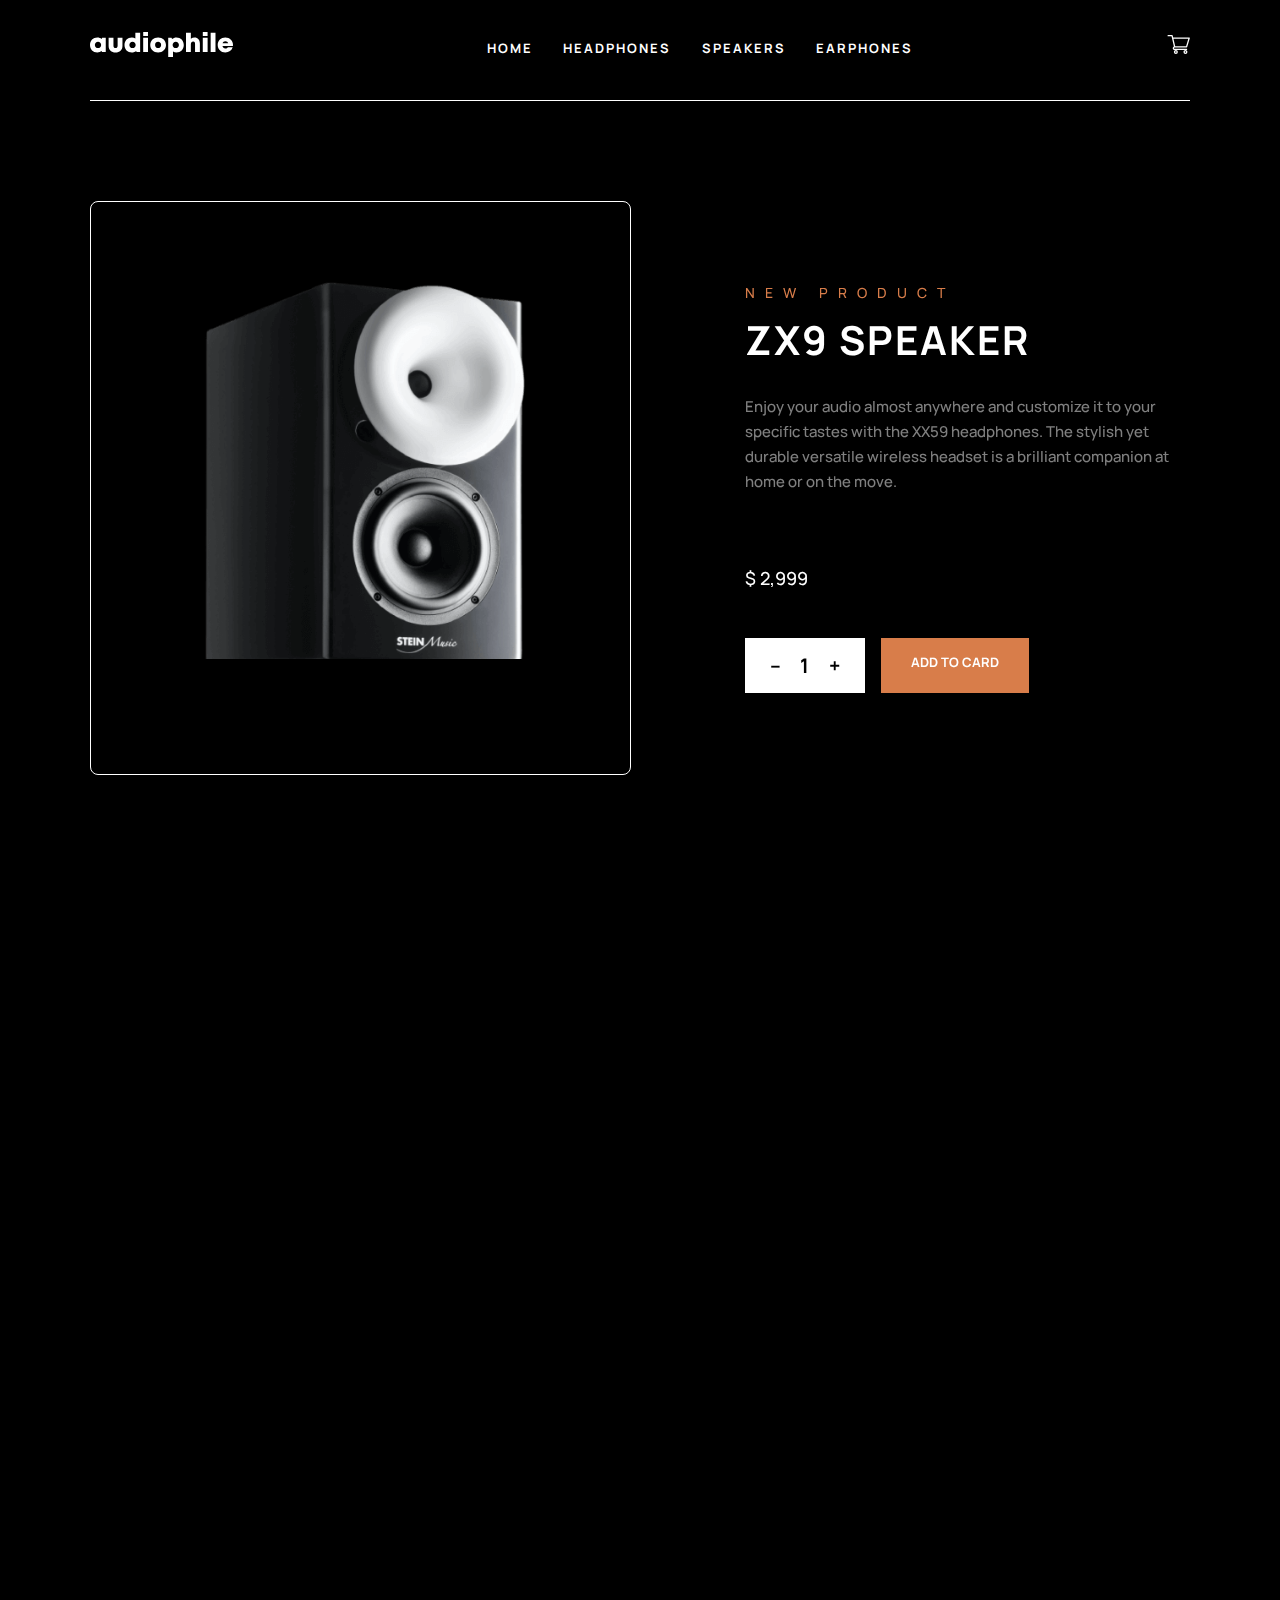
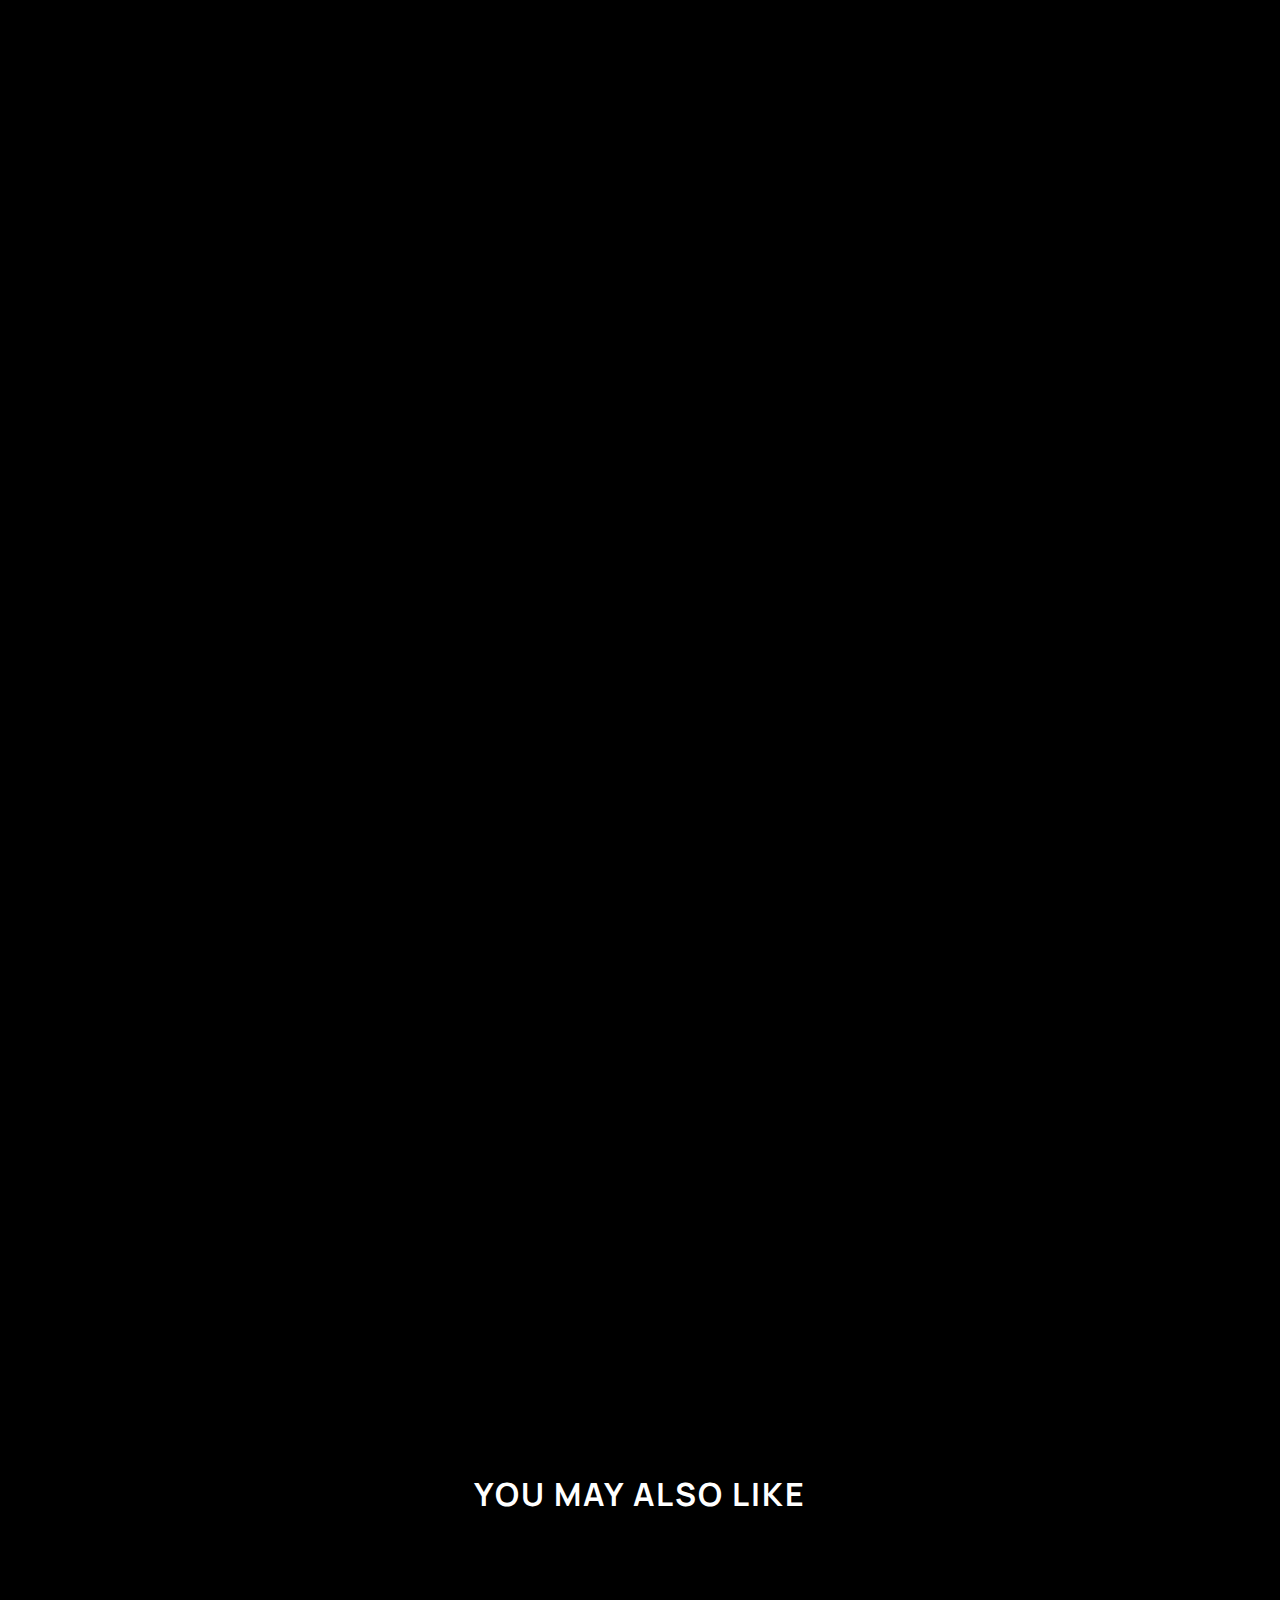
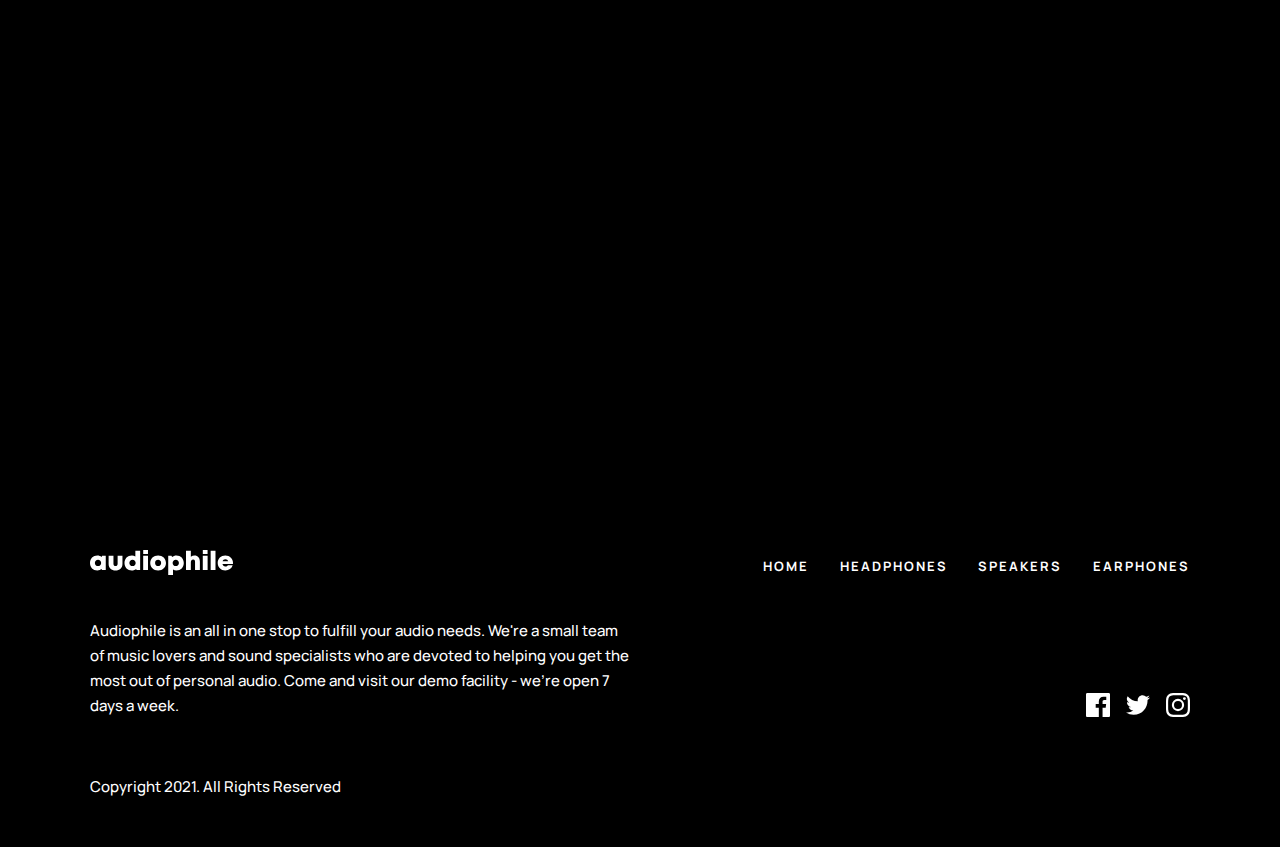
<file: zx-9-speaker.html>
<!DOCTYPE html>
<html lang="en">
<head>
  <meta charset="UTF-8">
  <meta http-equiv="X-UA-Compatible" content="IE=edge">
  <meta name="viewport" content="width=device-width, initial-scale=1.0">
  <title>Document</title>
  <link href="./aos/aos.css" rel="stylesheet">
  <link rel="stylesheet" href="./scss/style.css">
</head>
<body>
  <header class="header">
    <nav class="header__nav">
      <div class="container">
        <div class="header__wrapper">
          <a href="index.html" class="header__logo-link">
            <img class="header__logo" width="143" height="25" src="./img/site-logo.svg" alt="">
          </a>
          <button type="button" class="header__burger-button">
            <img class="header__burger-img" width="16" height="16" src="./img/header-burger.svg" alt="" >
          </button>
          <ul class="header__list">
            <li class="header__item">
              <a href="index.html" class="header__link">
                Home
              </a>
            </li>
            <li class="header__item">
              <a href="headphone.html" class="header__link">
                HEADPHONES
              </a>
            </li>
            <li class="header__item">
              <a href="speakers.html" class="header__link">
                SPEAKERS
              </a>
            </li>
            <li class="header__item">
              <a href="earphone.html" class="header__link">
                EARPHONES
              </a>
            </li>
          </ul>
          <div class="header__karzinka">
            <img class="header__karzinka-icon" src="./img/karzinka.svg" alt="karzinka" width="23" height="20">
          </div>
        </div>
      </div>
    </nav>
  </header>
  
  <!-- BANNER SECTION -->
  
  
  <main class="main-section">
    <div class="container">
     <div class="main-section__sale">
      <section class="xx-99-headphone-sell">
        <div class="xx-99-headphone-sell__img-wrapper" data-aos="fade-zoom-in" data-aos-duration="1000">
          <img class="xx-99-headphone-sell__img" src="./img/zx-9-speaker.png" width="349" height="386" alt="zx-9-speaker">
        </div>
        <div class="xx-99-headphone-sell__text-content" data-aos="fade-up" data-aos-duration="1000">
          <p class="xx-99-headphone-sell__title">
            new product
          </p>
          <h2 class="xx-99-headphone-sell__header">
            ZX9 SPEAKER</h2>
            <p class="xx-99-headphone-sell__text">
              Enjoy your audio almost anywhere and customize it to your specific tastes with the XX59 headphones. The stylish yet durable versatile wireless headset is a brilliant companion at home or on the move.</p>
              <p class="xx-99-headphone-sell__money">$ 2,999
              </p>
              <div class="xx-99-headphone-sell__form">
                <div class="xx-99-headphone-sell__num-wrapper">
                  <button class="xx-99-headphone-sell__minus">–</button>
                  <span type="text" class="xx-99-headphone-sell__value"></span>
                  <button class="xx-99-headphone-sell__plus">+</button>
                </div>
                <a href="#" class="xx-99-headphone-sell__link">add to card</a>
              </div>
            </div>
          </section>
          <div class="sale-wrapper">
            <div class="sale-wrapper__content">
              <div class="sale-wrapper__header-close">
                <button class="sale-wrapper__close-card">&#10006;</button>
            <h4 class="sale-wrapper__header">
              card
            </h4>
              </div>
            <ul class="sale-wrapper__list">
              <li class="sale-wrapper__item">
                <div class="sale-wrapper__box">
                  <div class="sale-wrapper__img-wrapper">
                    <img class="sale-wrapper__img" src="./img/xx99-headphone.svg" width="36" height="40" alt="">
                  </div>
                  <div class="sale-wrapper__text-content">
                    <h4 class="sale-wrapper__model-name">
                      XX99 MK II
                    </h4>
                    <span class="sale-wrapper__money">234234</span>
                  </div>
                  </div>
              </li>
              <li class="sale-wrapper__item">
                <button class="sale-wrapper__minus">-</button>
                <span class="sale-wrapper__num">1</span>
                <button class="sale-wrapper__plus">+</button>
              </li>
            </ul>
            <ul class="sale-wrapper__list">
              <li class="sale-wrapper__item">
                <div class="sale-wrapper__box">
                  <div class="sale-wrapper__img-wrapper">
                    <img class="sale-wrapper__img" src="./img/xx99-headphone.svg" width="36" height="40" alt="">
                  </div>
                  <div class="sale-wrapper__text-content">
                    <h4 class="sale-wrapper__model-name">
                      XX99 MK II
                    </h4>
                    <span class="sale-wrapper__money">234234</span>
                  </div>
                  </div>
              </li>
              <li class="sale-wrapper__item">
                <button class="sale-wrapper__minus">-</button>
                <span class="sale-wrapper__num">1</span>
                <button class="sale-wrapper__plus">+</button>
              </li>
            </ul>
            <ul class="sale-wrapper__list">
              <li class="sale-wrapper__item">
                <div class="sale-wrapper__box">
                  <div class="sale-wrapper__img-wrapper">
                    <img class="sale-wrapper__img" src="./img/xx99-headphone.svg" width="36" height="40" alt="">
                  </div>
                  <div class="sale-wrapper__text-content">
                    <h4 class="sale-wrapper__model-name">
                      XX99 MK II
                    </h4>
                    <span class="sale-wrapper__money">234234</span>
                  </div>
                  </div>
              </li>
              <li class="sale-wrapper__item">
                <button class="sale-wrapper__minus">-</button>
                <span class="sale-wrapper__num">1</span>
                <button class="sale-wrapper__plus">+</button>
              </li>
            </ul>
            </div>
          </div>
          <section class="features">
            <div class="features__left-content" data-aos="fade-up" data-aos-duration="1000">
              <h2 class="features__left-header">
                features
              </h2>
              <p class="features__left-text">
                These headphones have been created from durable, high-quality materials tough enough to take anywhere. Its compact folding design fuses comfort and minimalist style making it perfect for travel. Flawless transmission is assured by the latest wireless technology engineered for audio synchronization with videos.
                <br> <br>
                The advanced Active Noise Cancellation with built-in equalizer allow you to experience your audio world on your terms. It lets you enjoy your audio in peace, but quickly interact with your surroundings when you need to. Combined with Bluetooth 5. 0 compliant connectivity and 17 hour battery life, the XX99 Mark II headphones gives you superior sound, cutting-edge technology, and a modern design aesthetic.
              </p>
            </div>
            <div class="features__right-content" data-aos="fade-up" data-aos-duration="1000">
              <h2 class="features__right-header">
                in the box
              </h2>
              <p class="features__right-list">
                 <span class="features__right-num">1x </span>  Headphone Unit</p>
              <p class="features__right-list">
                 <span class="features__right-num">2x </span> Replacement Earcups</p>
              <p class="features__right-list">
                 <span class="features__right-num">1x </span> User Manual</p>
              <p class="features__right-list">
                 <span class="features__right-num">1x </span> 3.5mm 5m Audio Cable</p>
              <p class="features__right-list">
                 <span class="features__right-num">1x </span> Travel Bag</p>
            </div>
          </section>
          
          <section class="features-img">
            <div class="features-img__img-wrapper">
              <img class="features-img__boy-img" src="./img/zx-9-zoom.png" width="445" height="280" alt="" data-aos="flip-left" data-aos-duration="1000" >
              <img class="features-img__boy-img" width="445" height="280" src="./img/zx-9-flowers.png" alt="" data-aos="flip-right" data-aos-duration="1000" >
            </div>
            <div class="features-img__large">
              <img src="./img/zx-9-large.png" alt="" width="635" height="592" class="features-img__large-img" data-aos="flip-left" data-aos-duration="1000">
            </div>
          </section>

          <section class="main-section__speakers-section">
            <ul class="main-section__speakers-section__list">
              <li class="main-section__speakers-section__item" data-aos="flip-right" data-aos-duration="1000">
                <img class="main-section__speakers-section__headphone-img" src="./img/headphone.svg" width="123" height="160" alt="speaker">
                <h3 class="main-section__speakers-section__headphone-header">
                  <a href="#" class="main-section__speakers-section__link">HEADPHONES</a>
                </h3>
                <a href="#" class="main-section__speakers-section__shop-link">shop</a>
              </li>
              <li class="main-section__speakers-section__item" data-aos="zoom-in" data-aos-duration="1000">
                <img class="main-section__speakers-section__speakers-img" src="./img/speaker.svg" width="123" height="160" alt="speaker">
                <h3 class="main-section__speakers-section__headphone-header">
                  <a href="#" class="main-section__speakers-section__link">SPEAKERS</a>
                </h3>
                <a href="#" class="main-section__speakers-section__shop-link">shop</a>
              </li>
              <li class="main-section__speakers-section__item" data-aos="flip-left" data-aos-duration="1000">
                <img class="main-section__speakers-section__earphone-img" src="./img/earphone.svg" width="123" height="160" alt="speaker">
                <h3 class="main-section__speakers-section__headphone-header">
                  <a href="#" class="main-section__speakers-section__link">EARPHONES</a>
                </h3>
                <a href="#" class="main-section__speakers-section__shop-link">shop</a>
              </li>
            </ul>
          </section>
          
          <section class="boy-section">
            <div class="boy-section__text-content" data-aos="zoom-in-down" data-aos-duration="1000">
              <h2 class="boy-section__header">
                Bringing you the <span class="boy-section__gold-font">best</span> audio gear
              </h2>
              <p class="boy-section__text">
                Located at the heart of New York City, Audiophile is the premier store for high end headphones, earphones, speakers, and audio accessories. We have a large showroom and luxury demonstration rooms available for you to browse and experience a wide range of our products. Stop by our store to meet some of the fantastic people who make Audiophile the best place to buy your portable audio equipment.
              </p>
            </div>
            <div class="boy-section__img-wrapper" data-aos="zoom-in-up" data-aos-duration="1000">
              <img class="boy-section__img" width="540" height="588" src="./img/boy.png" alt="boy">
            </div>
          </section>

          <section class="like-section">
            <h2 class="like-section__title">
              you may also like
            </h2>
            <ul class="like-section__list" data-aos="zoom-in" data-aos-duration="1000">
              <li class="like-section__item">
                <a href="xx-99-mark-I.html" class="like section__link">
                  <div class="like-section__img-wrapper">
                    <img class="like-section__img" width="148" height="133" src="./img/zx7-speck.svg" alt="">
                  </div>
                  <h2 class="like-section__header">
                    ZX7 SPEAKER
                  </h2>
                  <a class="like-section__see-link" href="xx-99-mark-I.html">
                    see products
                  </a>
                </a>
              </li>
              <li class="like-section__item">
                <a href="xx-59-headphone.html" class="like section__link">
                  <div class="like-section__img-wrapper">
                    <img class="like-section__img" width="148" height="133" src="./img/xx99-headphone.svg" alt="">
                  </div>
                  <h2 class="like-section__header">
                    XX99 MARK II
                  </h2>
                  <a class="like-section__see-link" href="xx-59-headphone.html">
                    see products
                  </a>
                </a>
              </li>
              <li class="like-section__item">
                <a href="#" class="like section__link">
                  <div class="like-section__img-wrapper">
                    <img class="like-section__img" width="148" height="133" src="./img/xx59-heaphone.svg" alt="">
                  </div>
                  <h2 class="like-section__header">
                    XX59
                  </h2>
                  <a class="like-section__see-link" href="#">
                    see products
                  </a>
                </a>
              </li>
            </ul>
          </section>
          
     </div>
          <!-- ZX - 9 SPEKER -->
          
        </div>
      </main>
      
      <footer class="footer">
        <div class="container">
          <div class="footer__top">
            <div class="footer__top-logo-wrapper">
              <img class="footer__top-logo" src="./img/site-logo.svg" alt="" width="143" height="125">
            </div>
            <ul class="footer__top-list">
              <li class="footer__top-item">
                <a href="index.html" class="footer__top-link">home</a>
              </li>
              <li class="footer__top-item">
                <a href="headphone.html" class="footer__top-link">headphones</a>
              </li>
              <li class="footer__top-item">
                <a href="speakers.html" class="footer__top-link">speakers</a>
              </li>
              <li class="footer__top-item">
                <a href="earphone.html" class="footer__top-link">earphones</a>
              </li>
            </ul>
          </div>
          <div class="footer__bottom">
            <div class="footer__bottom-text-content">
              <p class="footer__bottom-top-text">
                Audiophile is an all in one stop to fulfill your audio needs. We're a small team of music lovers and sound specialists who are devoted to helping you get the most out of personal audio. Come and visit our demo facility - we're open 7 days a week.
              </p>
              <p class="footer__bottom-bottom-text">
                Copyright 2021. All Rights Reserved
              </p>
            </div>
            <ul class="footer__bottom-icon-list">
              <li class="footer__bottom-icon-item">
                <a href="#" class="footer__bottom-icon-link">
                  <svg width="24" height="24" class="footer__bottom-icon-facebook" fill="#fff" xmlns="http://www.w3.org/2000/svg"><path d="M22.675 0H1.325C.593 0 0 .593 0 1.325v21.351C0 23.407.593 24 1.325 24H12.82v-9.294H9.692v-3.622h3.128V8.413c0-3.1 1.893-4.788 4.659-4.788 1.325 0 2.463.099 2.795.143v3.24l-1.918.001c-1.504 0-1.795.715-1.795 1.763v2.313h3.587l-.467 3.622h-3.12V24h6.116c.73 0 1.323-.593 1.323-1.325V1.325C24 .593 23.407 0 22.675 0Z"/></svg>
                </a>
              </li>
              <li class="footer__bottom-icon-item">
                <a href="#" class="footer__bottom-icon-link">
                  <svg width="24" height="20" class="footer__bottom-icon-facebook" fill="#fff" xmlns="http://www.w3.org/2000/svg"><path d="M24 2.557a9.83 9.83 0 0 1-2.828.775A4.932 4.932 0 0 0 23.337.608a9.864 9.864 0 0 1-3.127 1.195A4.916 4.916 0 0 0 16.616.248c-3.179 0-5.515 2.966-4.797 6.045A13.978 13.978 0 0 1 1.671 1.149a4.93 4.93 0 0 0 1.523 6.574 4.903 4.903 0 0 1-2.229-.616c-.054 2.281 1.581 4.415 3.949 4.89a4.935 4.935 0 0 1-2.224.084 4.928 4.928 0 0 0 4.6 3.419A9.9 9.9 0 0 1 0 17.54a13.94 13.94 0 0 0 7.548 2.212c9.142 0 14.307-7.721 13.995-14.646A10.025 10.025 0 0 0 24 2.557Z"/></svg>
                </a>
              </li>
              <li class="footer__bottom-icon-item">
                <a href="#" class="footer__bottom-icon-link">
                  <svg width="24" height="24" class="footer__bottom-icon-facebook" fill="#fff" xmlns="http://www.w3.org/2000/svg"><path fill-rule="evenodd" clip-rule="evenodd" d="M12 0C8.741 0 8.333.014 7.053.072 2.695.272.273 2.69.073 7.052.014 8.333 0 8.741 0 12c0 3.259.014 3.668.072 4.948.2 4.358 2.618 6.78 6.98 6.98C8.333 23.986 8.741 24 12 24c3.259 0 3.668-.014 4.948-.072 4.354-.2 6.782-2.618 6.979-6.98.059-1.28.073-1.689.073-4.948 0-3.259-.014-3.667-.072-4.947-.196-4.354-2.617-6.78-6.979-6.98C15.668.014 15.259 0 12 0Zm0 2.163c3.204 0 3.584.012 4.85.07 3.252.148 4.771 1.691 4.919 4.919.058 1.265.069 1.645.069 4.849 0 3.205-.012 3.584-.069 4.849-.149 3.225-1.664 4.771-4.919 4.919-1.266.058-1.644.07-4.85.07-3.204 0-3.584-.012-4.849-.07-3.26-.149-4.771-1.699-4.919-4.92-.058-1.265-.07-1.644-.07-4.849 0-3.204.013-3.583.07-4.849.149-3.227 1.664-4.771 4.919-4.919 1.266-.057 1.645-.069 4.849-.069ZM5.838 12a6.162 6.162 0 1 1 12.324 0 6.162 6.162 0 0 1-12.324 0ZM12 16a4 4 0 1 1 0-8 4 4 0 0 1 0 8Zm4.965-10.405a1.44 1.44 0 1 1 2.881.001 1.44 1.44 0 0 1-2.881-.001Z"/></svg>
                  
                </a>
              </li>
            </ul>
          </div>
        </div>
      </footer>
      <script src="./aos/aos.js"></script>
      <script src="./aos.js"></script>
      <script src="./script.js"></script>
    </body>
    </html>
</file>
<file: scss/style.css>
/* manrope-regular - latin */
@font-face {
  font-family: "Manrope";
  font-style: normal;
  font-weight: 400;
  font-display: swap;
  src: local(""), url("../fonts/manrope-v11-latin-regular.woff2") format("woff2"), url("../fonts/manrope-v11-latin-regular.woff") format("woff");
  /* Chrome 6+, Firefox 3.6+, IE 9+, Safari 5.1+ */
}

/* manrope-500 - latin */
@font-face {
  font-family: "Manrope";
  font-style: normal;
  font-weight: 500;
  font-display: swap;
  src: local(""), url("../fonts/manrope-v11-latin-500.woff2") format("woff2"), url("../fonts/manrope-v11-latin-500.woff") format("woff");
  /* Chrome 6+, Firefox 3.6+, IE 9+, Safari 5.1+ */
}

/* manrope-700 - latin */
@font-face {
  font-family: "Manrope";
  font-style: normal;
  font-weight: 700;
  font-display: swap;
  src: local(""), url("../fonts/manrope-v11-latin-700.woff2") format("woff2"), url("../fonts/manrope-v11-latin-700.woff") format("woff");
  /* Chrome 6+, Firefox 3.6+, IE 9+, Safari 5.1+ */
}

html {
  line-height: 1.15;
  /* 1 */
  -webkit-text-size-adjust: 100%;
  /* 2 */
}

body {
  margin: 0;
}

main {
  display: block;
}

h1 {
  font-size: 2em;
  margin: 0.67em 0;
}

hr {
  -webkit-box-sizing: content-box;
          box-sizing: content-box;
  /* 1 */
  height: 0;
  /* 1 */
  overflow: visible;
  /* 2 */
}

pre {
  font-family: monospace, monospace;
  /* 1 */
  font-size: 1em;
  /* 2 */
}

a {
  background-color: transparent;
}

abbr[title] {
  border-bottom: none;
  /* 1 */
  text-decoration: underline;
  /* 2 */
  -webkit-text-decoration: underline dotted;
          text-decoration: underline dotted;
  /* 2 */
}

b,
strong {
  font-weight: bolder;
}

code,
kbd,
samp {
  font-family: monospace, monospace;
  /* 1 */
  font-size: 1em;
  /* 2 */
}

small {
  font-size: 80%;
}

sub,
sup {
  font-size: 75%;
  line-height: 0;
  position: relative;
  vertical-align: baseline;
}

sub {
  bottom: -0.25em;
}

sup {
  top: -0.5em;
}

img {
  border-style: none;
}

button,
input,
optgroup,
select,
textarea {
  font-family: inherit;
  /* 1 */
  font-size: 100%;
  /* 1 */
  line-height: 1.15;
  /* 1 */
  margin: 0;
  /* 2 */
}

button,
input {
  /* 1 */
  overflow: visible;
}

button,
select {
  /* 1 */
  text-transform: none;
}

button,
[type="button"],
[type="reset"],
[type="submit"] {
  -webkit-appearance: button;
}

button::-moz-focus-inner,
[type="button"]::-moz-focus-inner,
[type="reset"]::-moz-focus-inner,
[type="submit"]::-moz-focus-inner {
  border-style: none;
  padding: 0;
}

button:-moz-focusring,
[type="button"]:-moz-focusring,
[type="reset"]:-moz-focusring,
[type="submit"]:-moz-focusring {
  outline: 1px dotted ButtonText;
}

fieldset {
  padding: 0.35em 0.75em 0.625em;
}

legend {
  -webkit-box-sizing: border-box;
          box-sizing: border-box;
  /* 1 */
  color: inherit;
  /* 2 */
  display: table;
  /* 1 */
  max-width: 100%;
  /* 1 */
  padding: 0;
  /* 3 */
  white-space: normal;
  /* 1 */
}

progress {
  vertical-align: baseline;
}

textarea {
  overflow: auto;
}

[type="checkbox"],
[type="radio"] {
  -webkit-box-sizing: border-box;
          box-sizing: border-box;
  /* 1 */
  padding: 0;
  /* 2 */
}

[type="number"]::-webkit-inner-spin-button,
[type="number"]::-webkit-outer-spin-button {
  height: auto;
}

[type="search"] {
  -webkit-appearance: textfield;
  /* 1 */
  outline-offset: -2px;
  /* 2 */
}

[type="search"]::-webkit-search-decoration {
  -webkit-appearance: none;
}

::-webkit-file-upload-button {
  -webkit-appearance: button;
  /* 1 */
  font: inherit;
  /* 2 */
}

details {
  display: block;
}

summary {
  display: list-item;
}

template {
  display: none;
}

[hidden] {
  display: none;
}

html {
  -webkit-box-sizing: border-box;
          box-sizing: border-box;
  height: 100%;
}

body {
  display: -webkit-box;
  display: -ms-flexbox;
  display: flex;
  -webkit-box-orient: vertical;
  -webkit-box-direction: normal;
      -ms-flex-direction: column;
          flex-direction: column;
  height: 100%;
  font-family: "Manrope", sans-serif, arial;
  font-style: normal;
  font-weight: 500;
  font-size: 15px;
  line-height: 25px;
  color: #FFFFFF;
  background-color: #000;
}

*, *::after, *::before {
  margin: 0;
  padding: 0;
  -webkit-box-sizing: inherit;
          box-sizing: inherit;
}

.container {
  max-width: 1120px;
  padding: 0 10px;
  margin: 0 auto;
}

@media (max-width: 768px) {
  .container {
    max-width: 689px;
  }
}

@media (max-width: 376px) {
  .container {
    max-width: 327px;
  }
}

h1, h2, h3, h4, h5, h6 {
  font-family: Manrope;
  font-style: normal;
  font-weight: 700;
  font-size: 56px;
  line-height: 58px;
  letter-spacing: 2px;
  text-transform: uppercase;
  color: #FFFFFF;
}

li {
  list-style-type: none;
}

a {
  text-decoration: none;
}

img {
  max-width: 100%;
  height: auto;
}

.banner-section__link, .zx-speaker__link, .black-speaker__link, .earphone__link, .modal-section__sale-button, .xx-99-headphone__link, .xx-99-headphone-sell__link, .xx-99-headphone-mark-I__link, .like-section__see-link {
  text-transform: uppercase;
  padding: 15px 30px;
  font-size: 13px;
  line-height: 18px;
  font-weight: 700;
  color: #fff;
}

.banner-section__link:hover, .zx-speaker__link:hover, .black-speaker__link:hover, .earphone__link:hover, .modal-section__sale-button:hover, .xx-99-headphone__link:hover, .xx-99-headphone-sell__link:hover, .xx-99-headphone-mark-I__link:hover, .like-section__see-link:hover {
  cursor: pointer;
}

.header__burger-button {
  display: none;
}

.header__nav {
  background-color: #000;
}

.header__wrapper {
  display: -webkit-box;
  display: -ms-flexbox;
  display: flex;
  -webkit-box-align: center;
      -ms-flex-align: center;
          align-items: center;
  -webkit-box-pack: justify;
      -ms-flex-pack: justify;
          justify-content: space-between;
  padding-top: 32px;
  padding-bottom: 36px;
  border-bottom: 1px solid #fff;
}

.header__list {
  display: -webkit-box;
  display: -ms-flexbox;
  display: flex;
  -webkit-box-align: center;
      -ms-flex-align: center;
          align-items: center;
  -webkit-box-pack: justify;
      -ms-flex-pack: justify;
          justify-content: space-between;
  width: 427px;
}

.header__link {
  position: relative;
  font-weight: 700;
  font-size: 13px;
  line-height: 25px;
  letter-spacing: 2px;
  text-transform: uppercase;
  color: #FFFFFF;
  -webkit-transition: .3s ease;
  transition: .3s ease;
}

.header__link::before {
  content: "";
  position: absolute;
  width: 0;
  height: 2px;
  left: auto;
  right: 0;
  bottom: 0;
  background-color: #d87d4a;
  -webkit-transition: .3s ease;
  transition: .3s ease;
}

.header__link:hover::before {
  content: "";
  border-bottom: 1px solid #d87d4a;
  width: 100%;
  left: 0;
  right: auto;
  -webkit-transition: .3s ease;
  transition: .3s ease;
}

.header__link:hover {
  color: #d87d4a;
  -webkit-transition: .3s ease;
  transition: .3s ease;
}

@media (max-width: 768px) {
  body {
    padding-top: 97px;
  }
  .header {
    position: fixed;
    width: 100%;
    top: 0;
    left: 0;
    z-index: 5;
  }
  .header__wrapper {
    padding: 32px 0;
  }
  .header__burger-button {
    display: block;
    -webkit-box-ordinal-group: 0;
        -ms-flex-order: -1;
            order: -1;
    background-color: transparent;
    border: none;
  }
  .header__list {
    display: none;
    -webkit-box-align: stretch;
        -ms-flex-align: stretch;
            align-items: stretch;
    -webkit-box-orient: vertical;
    -webkit-box-direction: normal;
        -ms-flex-direction: column;
            flex-direction: column;
    margin-top: 97px;
    text-align: center;
    padding-top: 30px;
    -webkit-box-shadow: 10px 0 20px rgba(0, 0, 0, 0.9);
            box-shadow: 10px 0 20px rgba(0, 0, 0, 0.9);
    -webkit-animation: close-burger-menu .3s ease 1 forwards;
            animation: close-burger-menu .3s ease 1 forwards;
  }
  .header__item:not(:last-child) {
    margin-bottom: 20px;
  }
  .header__burger-button {
    z-index: 20;
  }
}

.open-menu {
  position: fixed;
  top: 0;
  left: 0;
  bottom: 0;
  z-index: 10;
  width: 35%;
  background-color: #000;
  display: block;
  -webkit-animation: open-burger-animation .3s ease 1 forwards;
          animation: open-burger-animation .3s ease 1 forwards;
}

@media (max-width: 376px) {
  .open-menu {
    width: 65%;
    -webkit-box-shadow: 150px 0 0px rgba(0, 0, 0, 0.9);
            box-shadow: 150px 0 0px rgba(0, 0, 0, 0.9);
  }
}

@-webkit-keyframes open-burger-animation {
  from {
    -webkit-transform: translateX(-100%);
            transform: translateX(-100%);
  }
  to {
    -webkit-transform: translateX(0);
            transform: translateX(0);
  }
}

@keyframes open-burger-animation {
  from {
    -webkit-transform: translateX(-100%);
            transform: translateX(-100%);
  }
  to {
    -webkit-transform: translateX(0);
            transform: translateX(0);
  }
}

@-webkit-keyframes close-burger-menu {
  from {
    -webkit-transform: translateX(0);
            transform: translateX(0);
  }
  to {
    -webkit-transform: translateX(-100%);
            transform: translateX(-100%);
  }
}

@keyframes close-burger-menu {
  from {
    -webkit-transform: translateX(0);
            transform: translateX(0);
  }
  to {
    -webkit-transform: translateX(-100%);
            transform: translateX(-100%);
  }
}

.banner-section {
  background-color: #000;
  height: 630px;
  background-size: cover;
  background-position: center center;
  background-repeat: no-repeat;
  background-image: url(../img/header-banner.png);
}

.banner-section__wrapper {
  width: 380px;
  padding-top: 128px;
  padding-bottom: 158px;
}

.banner-section__title {
  font-size: 14px;
  line-height: 19px;
  letter-spacing: 10px;
  text-transform: uppercase;
  color: #FFFFFF;
  mix-blend-mode: normal;
  opacity: 0.5;
}

.banner-section__header {
  padding: 24px 0;
}

.banner-section__text {
  font-weight: 500;
  opacity: 0.75;
  padding-bottom: 40px;
}

.banner-section__link {
  background-color: #D87D4A;
  display: inline-block;
  -webkit-transition: background-color .3s ease;
  transition: background-color .3s ease;
}

.banner-section__link:hover {
  background-color: #FBAF85;
  -webkit-transition: background-color .3s ease;
  transition: background-color .3s ease;
}

@media (max-width: 768px) {
  .banner-section {
    background-size: cover;
    background-position: center center;
    background-repeat: no-repeat;
    background-image: url(../img/tablet-banner.png);
  }
  .banner-section__wrapper {
    margin: 0 auto;
    padding-top: 216px;
    padding-bottom: 167px;
    text-align: center;
  }
}

@media (max-width: 376px) {
  .banner-section__wrapper {
    padding-top: 100px;
    padding-bottom: 112px;
    width: 325px;
  }
  .banner-section__title {
    font-size: 14px;
    line-height: 19px;
  }
  .banner-section__header {
    font-size: 36px;
    line-height: 40px;
  }
}

.main-section__speakers-section {
  margin-top: 150px;
}

.main-section__speakers-section__list {
  position: relative;
  display: -webkit-box;
  display: -ms-flexbox;
  display: flex;
  -webkit-box-align: center;
      -ms-flex-align: center;
          align-items: center;
  -webkit-box-pack: justify;
      -ms-flex-pack: justify;
          justify-content: space-between;
  text-align: center;
}

.main-section__speakers-section__item {
  border: 1px solid #fff;
  width: 350px;
  height: 204px;
  border-radius: 8px;
}

.main-section__speakers-section__headphone-img {
  position: absolute;
  bottom: 125px;
  left: 110px;
  background-size: cover;
  background-position: center center;
  background-repeat: no-repeat;
}

.main-section__speakers-section__speakers-img {
  position: absolute;
  bottom: 125px;
  left: 115px;
  background-size: cover;
  background-position: center center;
  background-repeat: no-repeat;
}

.main-section__speakers-section__earphone-img {
  position: absolute;
  bottom: 125px;
  right: 110px;
  background-size: cover;
  background-position: center center;
  background-repeat: no-repeat;
}

.main-section__speakers-section__headphone-header {
  padding-top: 100px;
}

.main-section__speakers-section__link {
  font-size: 18px;
  line-height: 25px;
  text-align: center;
  letter-spacing: 1.28571px;
  text-transform: uppercase;
  color: #fff;
}

.main-section__speakers-section__shop-link {
  position: relative;
  font-size: 13px;
  font-weight: 700;
  line-height: 18px;
  letter-spacing: 1px;
  text-transform: uppercase;
  color: #fff;
  mix-blend-mode: normal;
  -webkit-transition: color 0.3s ease;
  transition: color 0.3s ease;
  opacity: 0.5;
}

.main-section__speakers-section__shop-link:hover {
  color: #d87d4a;
  -webkit-transition: color 0.3s ease;
  transition: color 0.3s ease;
}

.main-section__speakers-section__shop-link:before {
  position: absolute;
  background-image: url(../img/shop-icon.svg);
  width: 5px;
  height: 10px;
  bottom: 10px;
  bottom: 4px;
  right: -5px;
  content: "";
}

@media (max-width: 768px) {
  .main-section__speakers-section {
    margin-top: 96px;
  }
  .main-section__speakers-section__list img {
    width: 80px;
    height: 104px;
    bottom: 110px;
  }
  .main-section__speakers-section__item {
    width: 213px;
    height: 165px;
  }
  .main-section__speakers-section__headphone-img {
    left: 65px;
  }
  .main-section__speakers-section__headphone-header {
    padding-top: 88px;
    font-size: 15px;
    line-height: 20px;
  }
  .main-section__speakers-section__earphone-img {
    right: 65px;
  }
  .main-section__speakers-section__speakers-img {
    left: 70px;
  }
}

@media (max-width: 376px) {
  .main-section__speakers-section {
    margin-top: 92px;
  }
  .main-section__speakers-section__list {
    -webkit-box-orient: vertical;
    -webkit-box-direction: normal;
        -ms-flex-direction: column;
            flex-direction: column;
    -ms-flex-wrap: wrap;
        flex-wrap: wrap;
  }
  .main-section__speakers-section__item {
    width: 100%;
    height: 165px;
  }
  .main-section__speakers-section__item:not(:last-child) {
    margin-bottom: 70px;
  }
  .main-section__speakers-section__headphone-img {
    left: 108px;
    top: -50px;
  }
  .main-section__speakers-section__speakers-img {
    left: 104px;
    top: -50px;
  }
  .main-section__speakers-section__earphone-img {
    right: 121px;
  }
}

.zx-speaker {
  display: -webkit-box;
  display: -ms-flexbox;
  display: flex;
  -webkit-box-align: center;
      -ms-flex-align: center;
          align-items: center;
  -ms-flex-pack: distribute;
      justify-content: space-around;
  padding-top: 133px;
  background-color: #D87D4A;
  border-radius: 8px;
  margin-top: 168px;
}

.zx-speaker__img {
  display: block;
}

.zx-speaker__text-content {
  width: 349px;
}

.zx-speaker__text {
  margin-top: 24px;
  margin-bottom: 40px;
}

.zx-speaker__link {
  background-color: #000;
  display: inline-block;
  -webkit-transition: background-color .3s ease;
  transition: background-color .3s ease;
  text-transform: uppercase;
}

.zx-speaker__link:hover {
  background-color: #4C4C4C;
  -webkit-transition: background-color .3s ease;
  transition: background-color .3s ease;
}

@media (max-width: 768px) {
  .zx-speaker {
    margin-top: 96px;
    -webkit-box-orient: vertical;
    -webkit-box-direction: normal;
        -ms-flex-direction: column;
            flex-direction: column;
    -ms-flex-wrap: wrap;
        flex-wrap: wrap;
    padding-top: 52px;
    padding-bottom: 64px;
  }
  .zx-speaker__img {
    width: 192px;
    height: 237px;
  }
  .zx-speaker__text-content {
    margin-top: 64px;
    text-align: center;
  }
}

@media (max-width: 376px) {
  .zx-speaker {
    margin-top: 120px;
    padding-top: 55px;
    padding-bottom: 55px;
  }
  .zx-speaker__text-content {
    width: 280px;
  }
  .zx-speaker__header {
    font-size: 36px;
    line-height: 40px;
    width: 250px;
    margin: 0 auto;
  }
  .zx-speaker__text {
    font-size: 15px;
    line-height: 25px;
    margin-bottom: 24px;
  }
  .zx-speaker__img {
    width: 172px;
    height: 207px;
  }
}

.black-speaker {
  background: url(../img/zx-7-banner.png) right no-repeat fixed;
  background-size: cover;
  height: 320px;
  width: 100%;
  border-radius: 8px;
  margin-top: 44px;
}

.black-speaker__text-content {
  padding: 101px 0 101px 95px;
}

.black-speaker__header {
  margin-bottom: 32px;
  letter-spacing: 2px;
  color: #fff;
}

.black-speaker__link {
  border: 1px solid #000;
  display: inline-block;
  -webkit-transition: background-color .3s ease;
  transition: background-color .3s ease;
}

.black-speaker__link:hover {
  background-color: #000;
  -webkit-transition: background-color .3s ease;
  transition: background-color .3s ease;
}

@media (max-width: 768px) {
  .black-speaker {
    margin-top: 32px;
    background: url(../img/zx-7-tablet-banner.png) right no-repeat fixed;
    background-size: cover;
  }
  .black-speaker__text-content {
    padding: 101px 0 101px 62px;
  }
  .black-speaker__header {
    font-size: 28px;
    line-height: 38px;
    letter-spacing: 2px;
  }
}

@media (max-width: 376px) {
  .black-speaker {
    background-position: 60%;
  }
  .black-speaker__text-content {
    padding: 101px 0 101px 24px;
  }
}

.earphone {
  display: -webkit-box;
  display: -ms-flexbox;
  display: flex;
  -webkit-box-align: center;
      -ms-flex-align: center;
          align-items: center;
  -webkit-box-pack: justify;
      -ms-flex-pack: justify;
          justify-content: space-between;
  margin-top: 48px;
}

.earphone__text-content {
  padding: 101px 198px 101px 95px;
  background-color: #979797bb;
  border-radius: 8px;
}

.earphone__banner-img {
  background-size: cover;
  background-repeat: no-repeat;
  background-position: center center;
  display: block;
}

.earphone__header {
  font-size: 28px;
  line-height: 38px;
  padding-bottom: 30px;
}

.earphone__link {
  border: 1px solid #000;
  display: inline-block;
  -webkit-transition: background-color .3s ease;
  transition: background-color .3s ease;
}

.earphone__link:hover {
  background-color: #000;
  -webkit-transition: background-color .3s ease;
  transition: background-color .3s ease;
}

@media (max-width: 768px) {
  .earphone__banner-img {
    width: 339px;
    height: 320px;
  }
  .earphone__text-content {
    padding: 101px 41px 101px 51px;
    height: 320px;
    margin-left: 11px;
  }
}

@media (max-width: 376px) {
  .earphone {
    -webkit-box-orient: vertical;
    -webkit-box-direction: normal;
        -ms-flex-direction: column;
            flex-direction: column;
    width: 100%;
  }
  .earphone__text-content {
    height: 100%;
    overflow-y: scroll;
    margin-top: 24px;
    width: 100%;
    height: auto;
    margin-left: 0;
    padding: 41px 56px 41px 24px;
  }
}

.boy-section {
  display: -webkit-box;
  display: -ms-flexbox;
  display: flex;
  -webkit-box-align: center;
      -ms-flex-align: center;
          align-items: center;
  -webkit-box-pack: justify;
      -ms-flex-pack: justify;
          justify-content: space-between;
  margin-top: 160px;
}

.boy-section__text-content {
  width: 445px;
}

.boy-section__header {
  color: #fff;
  font-size: 40px;
  line-height: 44px;
}

.boy-section__gold-font {
  color: #d87d4a;
}

.boy-section__text {
  font-size: 15px;
  line-height: 25px;
  color: #fff;
  margin-top: 32px;
}

@media (max-width: 768px) {
  .boy-section {
    -ms-flex-wrap: wrap;
        flex-wrap: wrap;
    text-align: center;
    margin-top: 96px;
    -webkit-box-pack: center;
        -ms-flex-pack: center;
            justify-content: center;
    background-attachment: fixed;
    background-image: url(../img/boy.png);
    background-repeat: no-repeat;
    background-size: cover;
    background-position: center center;
    border-radius: 8px;
    height: 588px;
  }
  .boy-section__text-content {
    width: 573px;
    -webkit-box-ordinal-group: 3;
        -ms-flex-order: 2;
            order: 2;
  }
  .boy-section__header {
    margin-top: 63px;
    color: #fff;
  }
  .boy-section__text {
    color: #fff;
  }
  .boy-section__img {
    display: none;
  }
}

@media (max-width: 376px) {
  .boy-section {
    height: 500px;
    margin-top: 100px;
    background-position: 75%;
  }
  .boy-section .text-content {
    width: 100%;
  }
  .boy-section__header {
    margin: 0;
    font-size: 28px;
    line-height: 38px;
  }
  .boy-section__img-wrapper {
    width: 100%;
  }
}

.footer {
  margin-top: 100px;
  background-color: #000;
  padding-top: 75px;
  padding-bottom: 48px;
}

.footer__top {
  display: -webkit-box;
  display: -ms-flexbox;
  display: flex;
  -webkit-box-align: center;
      -ms-flex-align: center;
          align-items: center;
  -webkit-box-pack: justify;
      -ms-flex-pack: justify;
          justify-content: space-between;
  margin-bottom: 36px;
}

.footer__top-list {
  width: 427px;
  display: -webkit-box;
  display: -ms-flexbox;
  display: flex;
  -webkit-box-align: center;
      -ms-flex-align: center;
          align-items: center;
  -webkit-box-pack: justify;
      -ms-flex-pack: justify;
          justify-content: space-between;
}

.footer__top-link {
  position: relative;
  font-weight: 700;
  font-size: 13px;
  line-height: 25px;
  letter-spacing: 2px;
  text-transform: uppercase;
  color: #FFFFFF;
  -webkit-transition: .3s ease;
  transition: .3s ease;
}

.footer__top-link::before {
  content: "";
  position: absolute;
  width: 0;
  height: 2px;
  left: auto;
  right: 0;
  bottom: 0;
  background-color: #d87d4a;
  -webkit-transition: .3s ease;
  transition: .3s ease;
}

.footer__top-link:hover::before {
  content: "";
  border-bottom: 1px solid #d87d4a;
  width: 100%;
  left: 0;
  right: auto;
  -webkit-transition: .3s ease;
  transition: .3s ease;
}

.footer__top-link:hover {
  color: #d87d4a;
  -webkit-transition: .3s ease;
  transition: .3s ease;
}

.footer__bottom {
  display: -webkit-box;
  display: -ms-flexbox;
  display: flex;
  -webkit-box-align: center;
      -ms-flex-align: center;
          align-items: center;
  -webkit-box-pack: justify;
      -ms-flex-pack: justify;
          justify-content: space-between;
}

.footer__bottom-text-content {
  width: 540px;
}

.footer__bottom-top-text {
  margin-bottom: 56px;
}

.footer__bottom-icon-list {
  display: -webkit-box;
  display: -ms-flexbox;
  display: flex;
  -webkit-box-pack: justify;
      -ms-flex-pack: justify;
          justify-content: space-between;
  -webkit-box-align: center;
      -ms-flex-align: center;
          align-items: center;
  width: 104px;
}

.footer__bottom-icon-facebook {
  -webkit-transition: fill 0.3s ease;
  transition: fill 0.3s ease;
}

.footer__bottom-icon-facebook:hover {
  fill: #D87D4A;
  -webkit-transition: fill 0.3s ease;
  transition: fill 0.3s ease;
}

.footer__bottom-icon-facebook {
  -webkit-transition: fill 0.3s ease;
  transition: fill 0.3s ease;
}

.footer__bottom-icon-facebook:hover {
  fill: #D87D4A;
  -webkit-transition: fill 0.3s ease;
  transition: fill 0.3s ease;
}

.footer__bottom-icon-facebook {
  -webkit-transition: fill 0.3s ease;
  transition: fill 0.3s ease;
}

.footer__bottom-icon-facebook:hover {
  fill: #D87D4A;
  -webkit-transition: fill 0.3s ease;
  transition: fill 0.3s ease;
}

@media (max-width: 768px) {
  .footer {
    padding-top: 60px;
    padding-bottom: 46px;
  }
  .footer__top {
    -webkit-box-orient: vertical;
    -webkit-box-direction: normal;
        -ms-flex-direction: column;
            flex-direction: column;
    -webkit-box-align: start;
        -ms-flex-align: start;
            align-items: flex-start;
    margin-bottom: 32px;
  }
  .footer__top-list {
    margin-top: 32px;
  }
  .footer__bottom {
    -webkit-box-align: end;
        -ms-flex-align: end;
            align-items: flex-end;
  }
}

@media (max-width: 376px) {
  .footer {
    padding-top: 52px;
    padding-bottom: 38px;
    text-align: center;
  }
  .footer__top {
    -ms-flex-wrap: wrap;
        flex-wrap: wrap;
    -webkit-box-orient: vertical;
    -webkit-box-direction: normal;
        -ms-flex-direction: column;
            flex-direction: column;
  }
  .footer__top-logo-wrapper {
    width: 100%;
  }
  .footer__top-list {
    -webkit-box-orient: vertical;
    -webkit-box-direction: normal;
        -ms-flex-direction: column;
            flex-direction: column;
    width: 100%;
  }
  .footer__bottom {
    -webkit-box-orient: vertical;
    -webkit-box-direction: normal;
        -ms-flex-direction: column;
            flex-direction: column;
  }
  .footer__bottom-icon-list {
    margin: 0 auto;
    margin-top: 48px;
  }
  .footer__bottom-text-content {
    width: 327px;
  }
}

.modal-section {
  background-color: rgba(27, 27, 27, 0.5);
  position: absolute;
  top: 0;
  left: 0;
  right: 0;
  bottom: 0;
  z-index: 30;
  display: -webkit-box;
  display: -ms-flexbox;
  display: flex;
  -webkit-box-align: center;
      -ms-flex-align: center;
          align-items: center;
  display: none;
}

.modal-section__modal-wrapper {
  width: 500px;
  margin: 0 auto;
  padding: 30px;
  border-radius: 10px;
  background-color: #333;
}

.modal-section__close-modal-button {
  color: #fff;
  font-size: 30px;
  background-color: transparent;
  border: none;
}

.modal-section__header, .modal-section .modal-section__clear {
  text-align: center;
  font-size: 40px;
  line-height: 44px;
}

.modal-section__text {
  text-align: center;
  margin-top: 20px;
  margin-bottom: 20px;
  font-weight: 500;
  font-size: 15px;
  line-height: 25px;
}

.modal-section__sale-button {
  background-color: #D87D4A;
  outline: none;
  border: none;
  margin-top: 20px;
}

.group {
  margin-top: 15px;
  text-align: center;
  font-size: 30px;
}

.group p {
  display: inline-block;
}

.headphone-section-header {
  text-transform: uppercase;
  text-align: center;
  padding: 98px 0;
  background-color: #000;
}

.headphone-section-header__link {
  color: #fff;
}

.xx-99-headphone, .xx-99-headphone-sell {
  display: -webkit-box;
  display: -ms-flexbox;
  display: flex;
  -webkit-box-align: center;
      -ms-flex-align: center;
          align-items: center;
  -webkit-box-pack: justify;
      -ms-flex-pack: justify;
          justify-content: space-between;
}

.xx-99-headphone__img-wrapper, .xx-99-headphone-sell__img-wrapper {
  border: 1px solid #fff;
  border-radius: 8px;
  padding: 65px 95px 108px 95px;
}

.xx-99-headphone__text-content, .xx-99-headphone-sell__text-content {
  width: 445px;
  color: #fff;
}

.xx-99-headphone__title, .xx-99-headphone-sell__title {
  font-size: 14px;
  line-height: 19px;
  letter-spacing: 10px;
  text-transform: uppercase;
  color: #D87D4A;
  margin-bottom: 16px;
}

.xx-99-headphone__header, .xx-99-headphone-sell__header {
  color: #fff;
  font-size: 40px;
  line-height: 44px;
}

.xx-99-headphone__text, .xx-99-headphone-sell__text {
  opacity: .5;
  margin-top: 32px;
  margin-bottom: 40px;
}

.xx-99-headphone__link, .xx-99-headphone-sell__link {
  display: inline-block;
  color: #fff;
  background-color: #D87D4A;
  -webkit-transition: background-color .3s ease;
  transition: background-color .3s ease;
}

.xx-99-headphone__link:hover, .xx-99-headphone-sell__link:hover {
  background-color: #FBAF85;
  -webkit-transition: background-color .3s ease;
  transition: background-color .3s ease;
}

.xx-99-headphone-sell {
  margin-top: 100px;
}

.xx-99-headphone-sell__money {
  color: #fff;
  font-size: 18px;
  line-height: 25px;
  padding-top: 32px;
  padding-bottom: 47px;
}

.xx-99-headphone-sell__form {
  color: #000;
  display: -webkit-box;
  display: -ms-flexbox;
  display: flex;
}

.xx-99-headphone-sell__num-wrapper {
  text-align: center;
  background-color: #fff;
  padding: 15px;
  width: 120px;
  display: -webkit-box;
  display: -ms-flexbox;
  display: flex;
  -webkit-box-align: center;
      -ms-flex-align: center;
          align-items: center;
  -ms-flex-pack: distribute;
      justify-content: space-around;
  margin-right: 16px;
}

.xx-99-headphone-sell__minus, .xx-99-headphone-sell .xx-99-headphone-sell__plus {
  background-color: transparent;
  border: none;
  cursor: pointer;
  font-size: 20px;
  font-weight: bold;
}

.xx-99-headphone-sell__value {
  font-size: 20px;
  font-weight: bold;
}

.xx-99-headphone-mark-I {
  display: -webkit-box;
  display: -ms-flexbox;
  display: flex;
  -webkit-box-align: center;
      -ms-flex-align: center;
          align-items: center;
  -webkit-box-pack: justify;
      -ms-flex-pack: justify;
          justify-content: space-between;
}

.xx-99-headphone-mark-I__img-wrapper {
  border: 1px solid #fff;
  border-radius: 8px;
  padding: 66px 122px 109px 121px;
}

.xx-99-headphone-mark-I__text-content {
  width: 445px;
  color: #fff;
}

.xx-99-headphone-mark-I__header {
  color: #fff;
  font-size: 40px;
  line-height: 44px;
}

.xx-99-headphone-mark-I__text {
  opacity: .5;
  margin-top: 32px;
  margin-bottom: 40px;
}

.xx-99-headphone-mark-I__link {
  color: #fff;
  background-color: #D87D4A;
  -webkit-transition: background-color .3s ease;
  transition: background-color .3s ease;
}

.xx-99-headphone-mark-I__link:hover {
  background-color: #FBAF85;
  -webkit-transition: background-color .3s ease;
  transition: background-color .3s ease;
}

@media (max-width: 768px) {
  .xx-99-headphone {
    -webkit-box-orient: vertical;
    -webkit-box-direction: normal;
        -ms-flex-direction: column;
            flex-direction: column;
    margin-top: 120px;
  }
  .xx-99-headphone__img-wrapper {
    width: 100%;
    padding-top: 41px;
    padding-bottom: 68px;
    margin-bottom: 52px;
  }
  .xx-99-headphone__text {
    margin-bottom: 24px;
  }
  .xx-99-headphone-sell {
    -webkit-box-pack: justify;
        -ms-flex-pack: justify;
            justify-content: space-between;
    margin-bottom: 160px;
  }
  .xx-99-headphone-sell__text-content {
    width: 425px;
  }
  .xx-99-headphone-sell__header {
    font-size: 28px;
    line-height: 32px;
  }
  .xx-99-headphone-sell__text {
    font-size: 15px;
    line-height: 25px;
  }
  .xx-99-headphone-sell__img-wrapper {
    padding: 133px 50px;
    margin-right: 20px;
    margin-top: 82px;
  }
  .xx-99-headphone-sell__num-wrapper {
    margin: 0 auto;
  }
  .xx-99-headphone-sell__money {
    padding-top: 0;
  }
  .xx-99-headphone-mark-I {
    -webkit-box-orient: vertical;
    -webkit-box-direction: normal;
        -ms-flex-direction: column;
            flex-direction: column;
    margin-top: 120px;
    text-align: center;
  }
  .xx-99-headphone-mark-I__img-wrapper {
    -webkit-box-ordinal-group: 0;
        -ms-flex-order: -1;
            order: -1;
    width: 100%;
    padding: 0;
    padding-top: 41px;
    padding-bottom: 86px;
    text-align: center;
    margin-bottom: 52px;
  }
}

@media (max-width: 376px) {
  .headphone-section-header {
    padding: 32px 0;
  }
  .headphone-section-header__link {
    font-size: 28px;
    line-height: 38px;
  }
  .xx-99-headphone {
    margin-top: 64px;
  }
  .xx-99-headphone__img-wrapper {
    padding: 41px 53px 68px 53px;
  }
  .xx-99-headphone__text-content {
    width: 100%;
  }
  .xx-99-headphone__header {
    font-size: 28px;
    line-height: 38px;
  }
  .xx-99-headphone__text {
    font-size: 15px;
    line-height: 25px;
    margin-top: 24px;
    margin-bottom: 24px;
  }
  .xx-99-headphone-sell {
    -webkit-box-orient: vertical;
    -webkit-box-direction: normal;
        -ms-flex-direction: column;
            flex-direction: column;
  }
  .xx-99-headphone-sell__img-wrapper {
    padding: 56px 73px;
    margin-right: 0;
    margin-top: 65px;
  }
  .xx-99-headphone-sell__text-content {
    width: 100%;
    text-align: center;
    margin-top: 32px;
  }
  .xx-99-headphone-mark-I__img-wrapper {
    padding: 41px 76px 86px 76px;
  }
  .xx-99-headphone-mark-I__text-content {
    width: 100%;
  }
  .xx-99-headphone-mark-I__header {
    font-size: 28px;
    line-height: 38px;
  }
  .xx-99-headphone-mark-I__text {
    margin-bottom: 24px;
  }
}

.features {
  display: -webkit-box;
  display: -ms-flexbox;
  display: flex;
  -webkit-box-align: start;
      -ms-flex-align: start;
          align-items: flex-start;
  -webkit-box-pack: justify;
      -ms-flex-pack: justify;
          justify-content: space-between;
  margin-top: 100px;
}

.features__left-content {
  width: 635px;
}

.features__left-header, .features .features__right-header {
  font-size: 32px;
  line-height: 36px;
  margin-bottom: 32px;
}

.features__text {
  font-size: 15px;
  line-height: 25px;
}

.features__right-list:not(:last-child) {
  margin-bottom: 8px;
}

.features__right-num {
  color: #d87d4a;
  padding-right: 24px;
}

@media (max-width: 768px) {
  .features {
    -webkit-box-orient: vertical;
    -webkit-box-direction: normal;
        -ms-flex-direction: column;
            flex-direction: column;
  }
  .features__right-content {
    margin-top: 100px;
  }
}

@media (max-width: 376px) {
  .features__left-content {
    width: 100%;
  }
  .features__left-header, .features .features__right-header {
    font-size: 24px;
    line-height: 36px;
  }
}

.features-img {
  display: -webkit-box;
  display: -ms-flexbox;
  display: flex;
  margin-top: 100px;
}

.features-img img {
  background-size: cover;
  background-repeat: no-repeat;
  background-position: center center;
}

.features-img__large {
  width: 100%;
}

@media (max-width: 767px) {
  .features-img__boy-img {
    width: 277px;
  }
}

@media (max-width: 768px) {
  .features-img {
    -webkit-box-orient: vertical;
    -webkit-box-direction: normal;
        -ms-flex-direction: column;
            flex-direction: column;
    margin-top: 88px;
  }
  .features-img img {
    width: 100%;
  }
}

.like-section {
  margin-top: 100px;
}

.like-section__title {
  text-transform: uppercase;
  font-size: 32px;
  line-height: 36px;
  text-align: center;
  margin-bottom: 64px;
}

.like-section__list {
  display: -webkit-box;
  display: -ms-flexbox;
  display: flex;
  -webkit-box-align: center;
      -ms-flex-align: center;
          align-items: center;
  -webkit-box-pack: justify;
      -ms-flex-pack: justify;
          justify-content: space-between;
}

.like-section__item {
  border: 1px solid #fff;
  text-align: center;
  border-radius: 8px;
  -webkit-transition: -webkit-transform .3s ease;
  transition: -webkit-transform .3s ease;
  transition: transform .3s ease;
  transition: transform .3s ease, -webkit-transform .3s ease;
}

.like-section__item:hover {
  -webkit-transform: scale(1.06);
          transform: scale(1.06);
  -webkit-transition: -webkit-transform .3s ease;
  transition: -webkit-transform .3s ease;
  transition: transform .3s ease;
  transition: transform .3s ease, -webkit-transform .3s ease;
}

.like-section__img-wrapper {
  padding: 62px 100px;
}

.like-section__img-wrapper img {
  width: 146px;
  height: 133px;
}

.like-section__header {
  font-size: 24px;
  line-height: 33px;
  padding-bottom: 32px;
}

.like-section__see-link {
  background-color: #D87D4A;
  display: inline-block;
  margin-bottom: 20px;
  -webkit-transition: background-color .3s ease;
  transition: background-color .3s ease;
}

.like-section__see-link:hover {
  background-color: #FBAF85;
  -webkit-transition: background-color .3s ease;
  transition: background-color .3s ease;
}

@media (max-width: 768px) {
  .like-section {
    margin-top: 80px;
  }
  .like-section__img-wrapper {
    padding: 62px 36px;
  }
}

@media (max-width: 376px) {
  .like-section {
    margin-top: 60px;
  }
  .like-section__title {
    font-size: 24px;
    line-height: 36px;
    margin-bottom: 40px;
  }
  .like-section__list {
    -webkit-box-orient: vertical;
    -webkit-box-direction: normal;
        -ms-flex-direction: column;
            flex-direction: column;
  }
  .like-section__item:not(:last-child) {
    margin-bottom: 50px;
  }
  .like-section__img-wrapper {
    padding: 10px 116px;
  }
  .like-section__img-wrapper img {
    width: 73px;
    height: 95px;
  }
  .like-section__header {
    font-size: 24px;
    line-height: 33px;
  }
}

.main-section__sale {
  position: relative;
}

.sale-wrapper {
  position: absolute;
  background-color: rgba(0, 0, 0, 0.87);
  width: 100%;
  height: 100%;
  top: 0;
  display: none;
}

.sale-wrapper__content {
  width: 377px;
  border: 1px solid #fff;
  border-radius: 8px;
  margin: 0 auto;
  padding: 32px;
  background-color: #000;
}

.sale-wrapper__header {
  font-size: 18px;
  line-height: 25px;
}

.sale-wrapper__header-close {
  display: -webkit-box;
  display: -ms-flexbox;
  display: flex;
  -webkit-box-align: center;
      -ms-flex-align: center;
          align-items: center;
  -webkit-box-pack: justify;
      -ms-flex-pack: justify;
          justify-content: space-between;
}

.sale-wrapper__header-close button {
  -webkit-box-ordinal-group: 3;
      -ms-flex-order: 2;
          order: 2;
}

.sale-wrapper__close-card {
  background-color: transparent;
  border: none;
  color: #fff;
  font-size: 30px;
  cursor: pointer;
}

.sale-wrapper__list {
  display: -webkit-box;
  display: -ms-flexbox;
  display: flex;
  -webkit-box-align: center;
      -ms-flex-align: center;
          align-items: center;
  -webkit-box-pack: justify;
      -ms-flex-pack: justify;
          justify-content: space-between;
  padding-top: 25px;
  padding-bottom: 25px;
}

.sale-wrapper__img-wrapper {
  padding: 12px 13px;
  border: 1px solid #fff;
  border-radius: 8px;
  margin-right: 16px;
}

.sale-wrapper__model-name {
  font-size: 15px;
  line-height: 25px;
}

.sale-wrapper__num {
  font-size: 14px;
  line-height: 25px;
}

.sale-wrapper__box {
  display: -webkit-box;
  display: -ms-flexbox;
  display: flex;
  -webkit-box-align: center;
      -ms-flex-align: center;
          align-items: center;
  -webkit-box-pack: justify;
      -ms-flex-pack: justify;
          justify-content: space-between;
}

.sale-wrapper__item:nth-child(2) {
  background-color: #F1F1F1;
  padding: 7px 11px;
  color: #000;
  width: 96px;
  height: 32px;
  display: -webkit-box;
  display: -ms-flexbox;
  display: flex;
  -webkit-box-align: center;
      -ms-flex-align: center;
          align-items: center;
  -webkit-box-pack: justify;
      -ms-flex-pack: justify;
          justify-content: space-between;
}

.sale-wrapper__plus, .sale-wrapper .sale-wrapper__minus {
  width: 16px;
  height: 18px;
  border: none;
}

.open-card {
  display: block;
}

.xx-99-headphone-sell__link {
  border: none;
}

@media (max-width: 376px) {
  .sale-wrapper {
    top: 420px;
  }
  .sale-wrapper__list {
    -webkit-box-orient: vertical;
    -webkit-box-direction: normal;
        -ms-flex-direction: column;
            flex-direction: column;
  }
  .sale-wrapper__content {
    padding: 20px;
    width: 100%;
  }
  .sale-wrapper__list {
    padding: 0;
    padding-bottom: 10px;
  }
  .sale-wrapper__item:nth-child(2) {
    width: 175px;
    margin-top: 10px;
  }
}
/*# sourceMappingURL=style.css.map */
</file>
